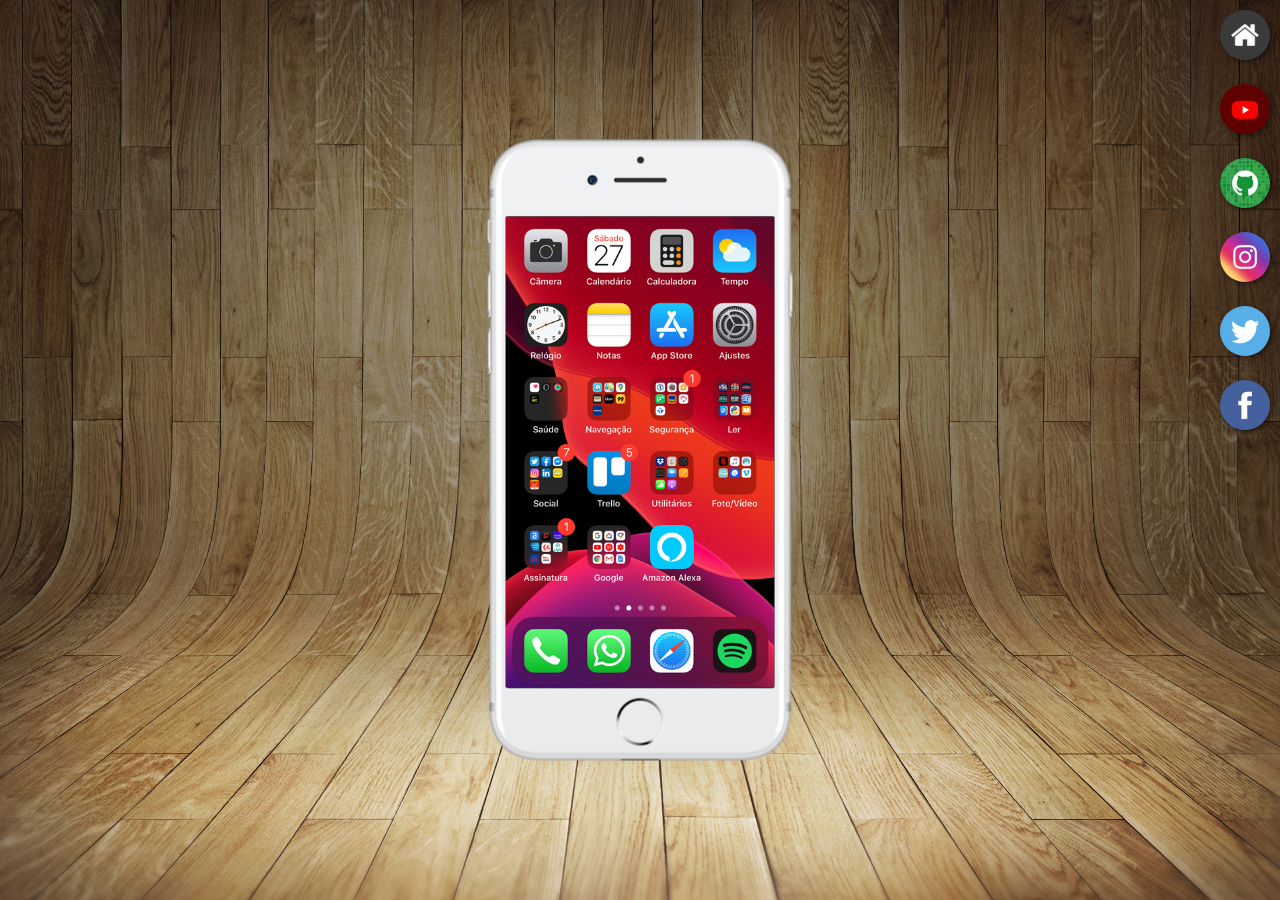
<file: index.html>
<!DOCTYPE html>
<html lang="pt-br">
<head>
    <meta charset="UTF-8">
    <meta name="viewport" content="width=device-width, initial-scale=1.0">
    <link rel="shortcut icon" href="favicon.ico" type="image/x-icon">
    <link rel="stylesheet" href="css/style.css">
    <title>Projeto Social</title>
</head>
<body>
    <main>
        <section id="telefone">
            <iframe src="home.html" frameborder="0" name="tela" id="id_tela"></iframe>
        </section>
        <section id="redes-sociais">
            <a href="home.html" target="tela">
                <img src="imagens/logo-home.jpg" alt="Home">
            </a><br>
            <a href="youtube.html" target="tela">
                <img src="imagens/logo-youtube.jpg" alt="Youtube">
            </a><br>
            <a href="git.html" target="tela">
                <img src="imagens/logo-github.jpg" alt="Github">
            </a><br>
            <a href="insta.html" target="tela">
                <img src="imagens/logo-instagram.jpg" alt="instagram">
            </a><br>
            <a href="twiter.html" target="tela">
                <img src="imagens/logo-twitter.jpg" alt="Twiter">
            </a><br>
            <a href="face.html" target="tela">
                <img src="imagens/logo-facebook.jpg" alt="Facebook">
            </a>
        </section>
       
    </main>
</body>
</html>
</file>
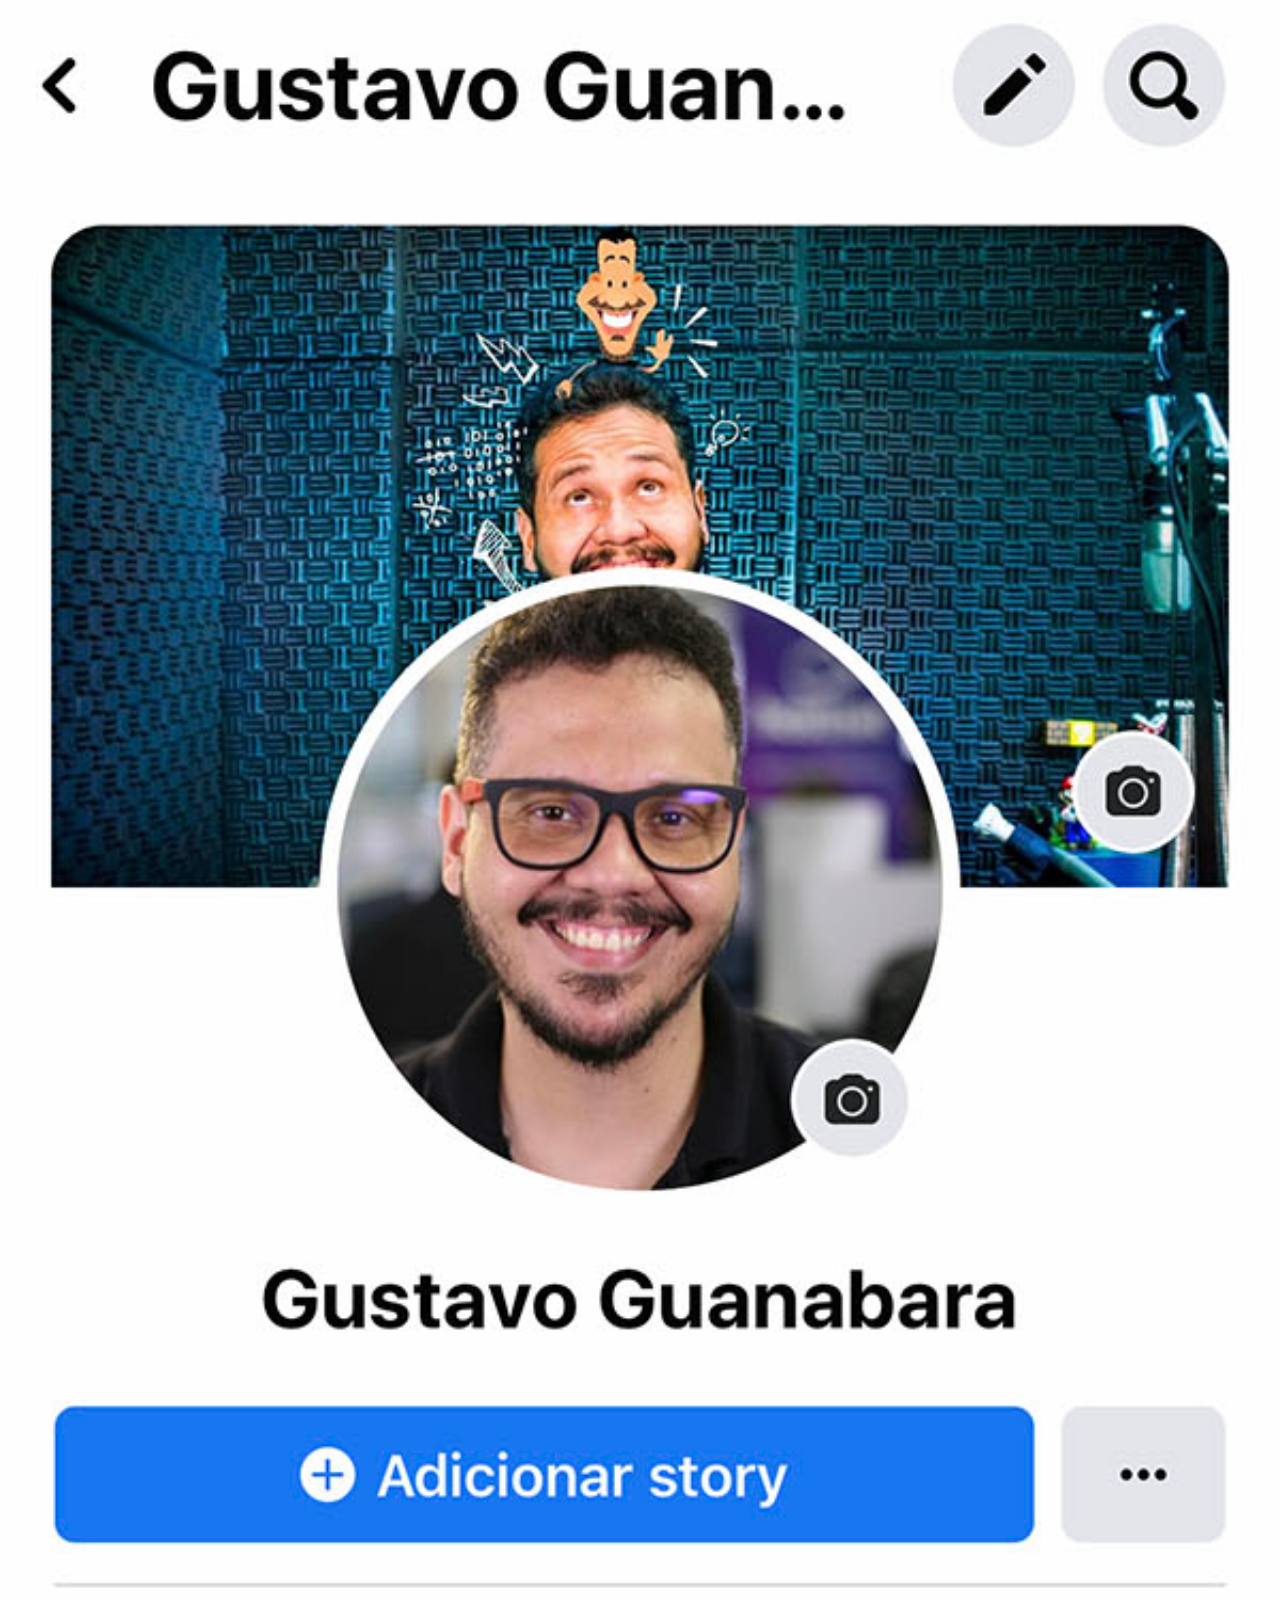
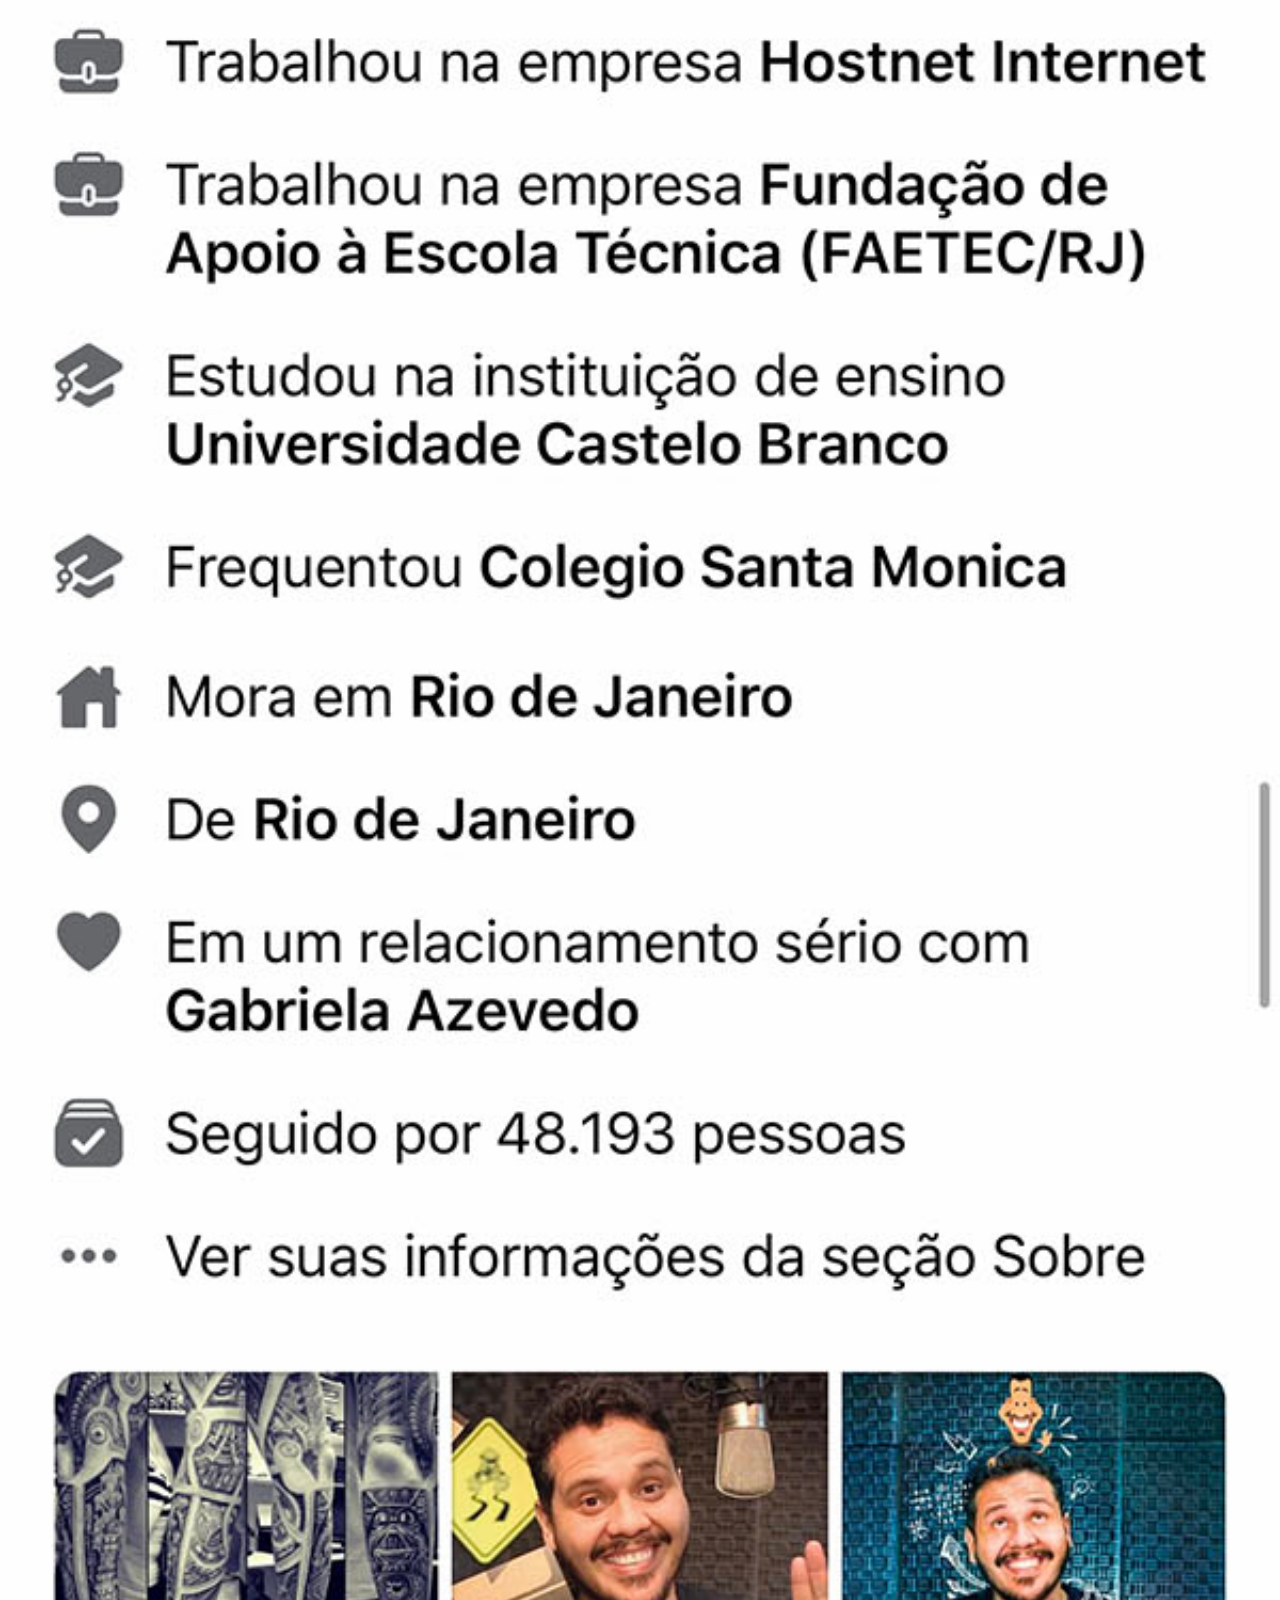
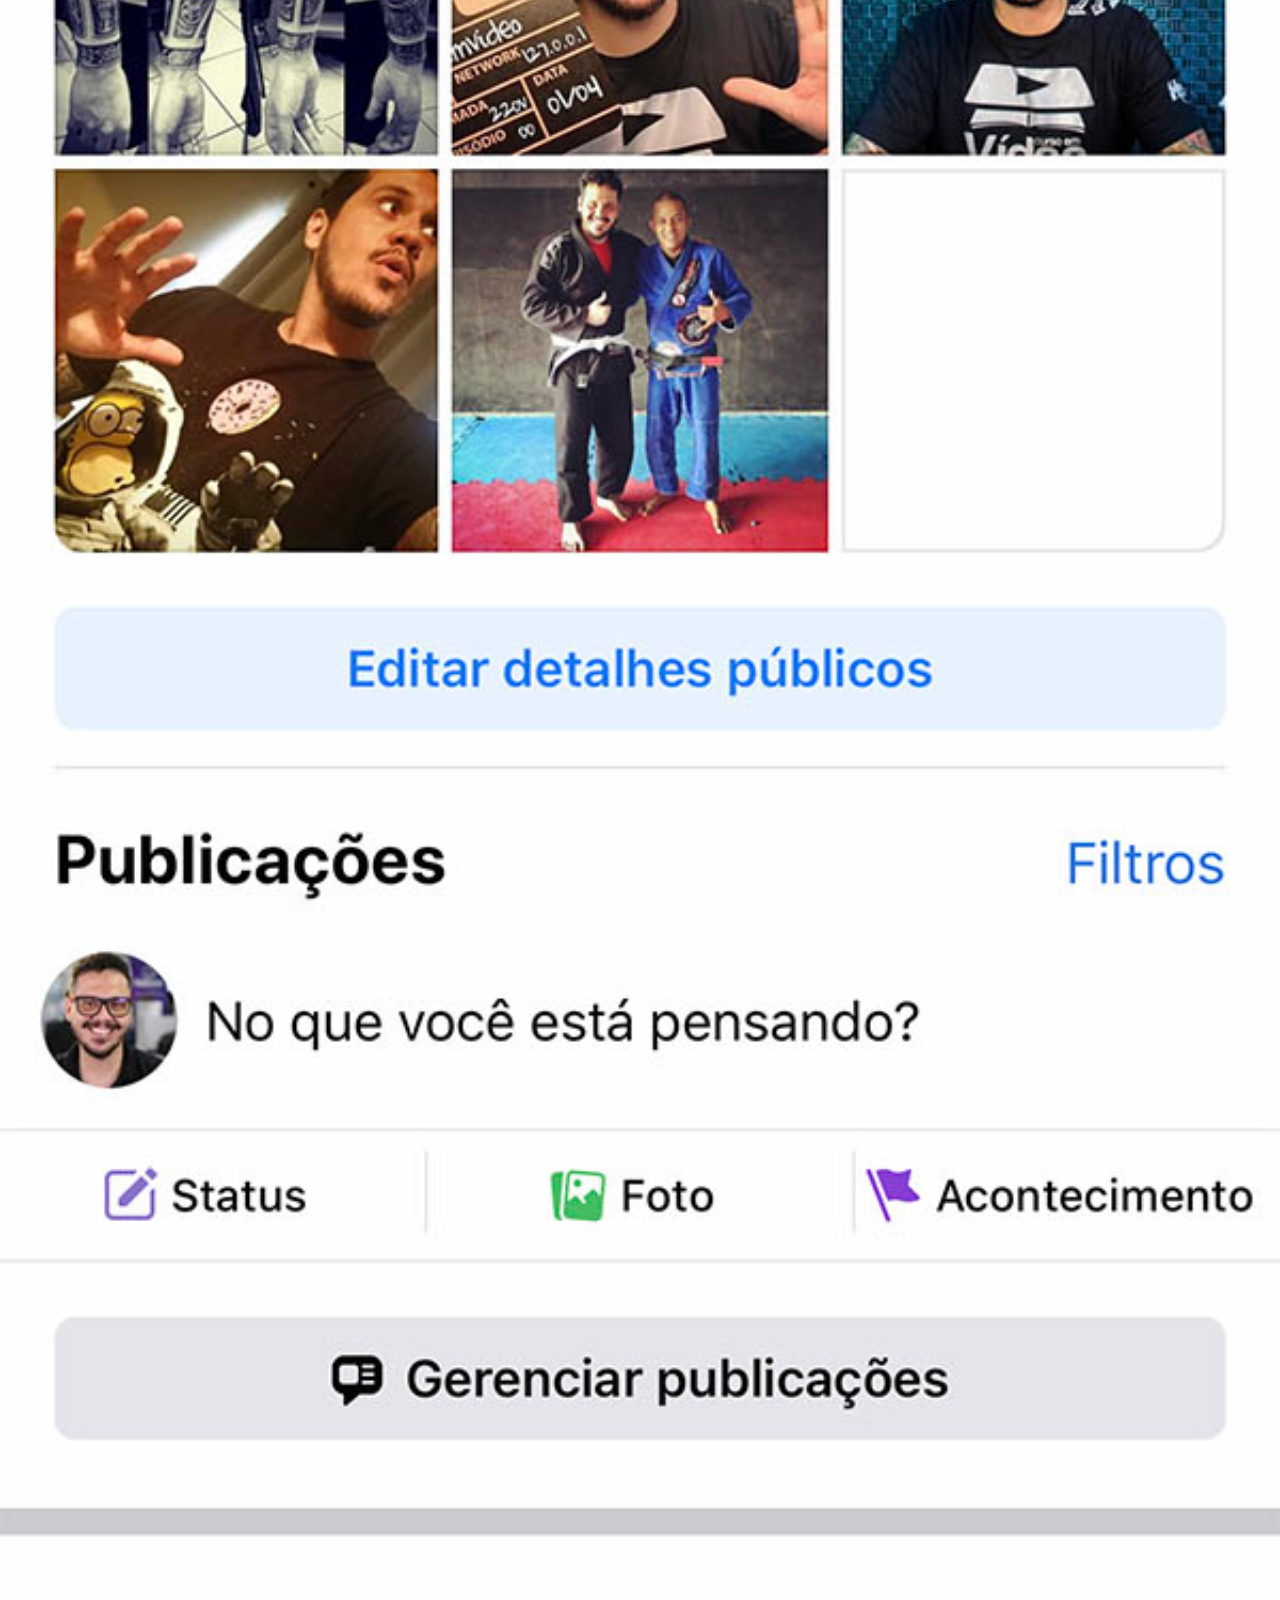
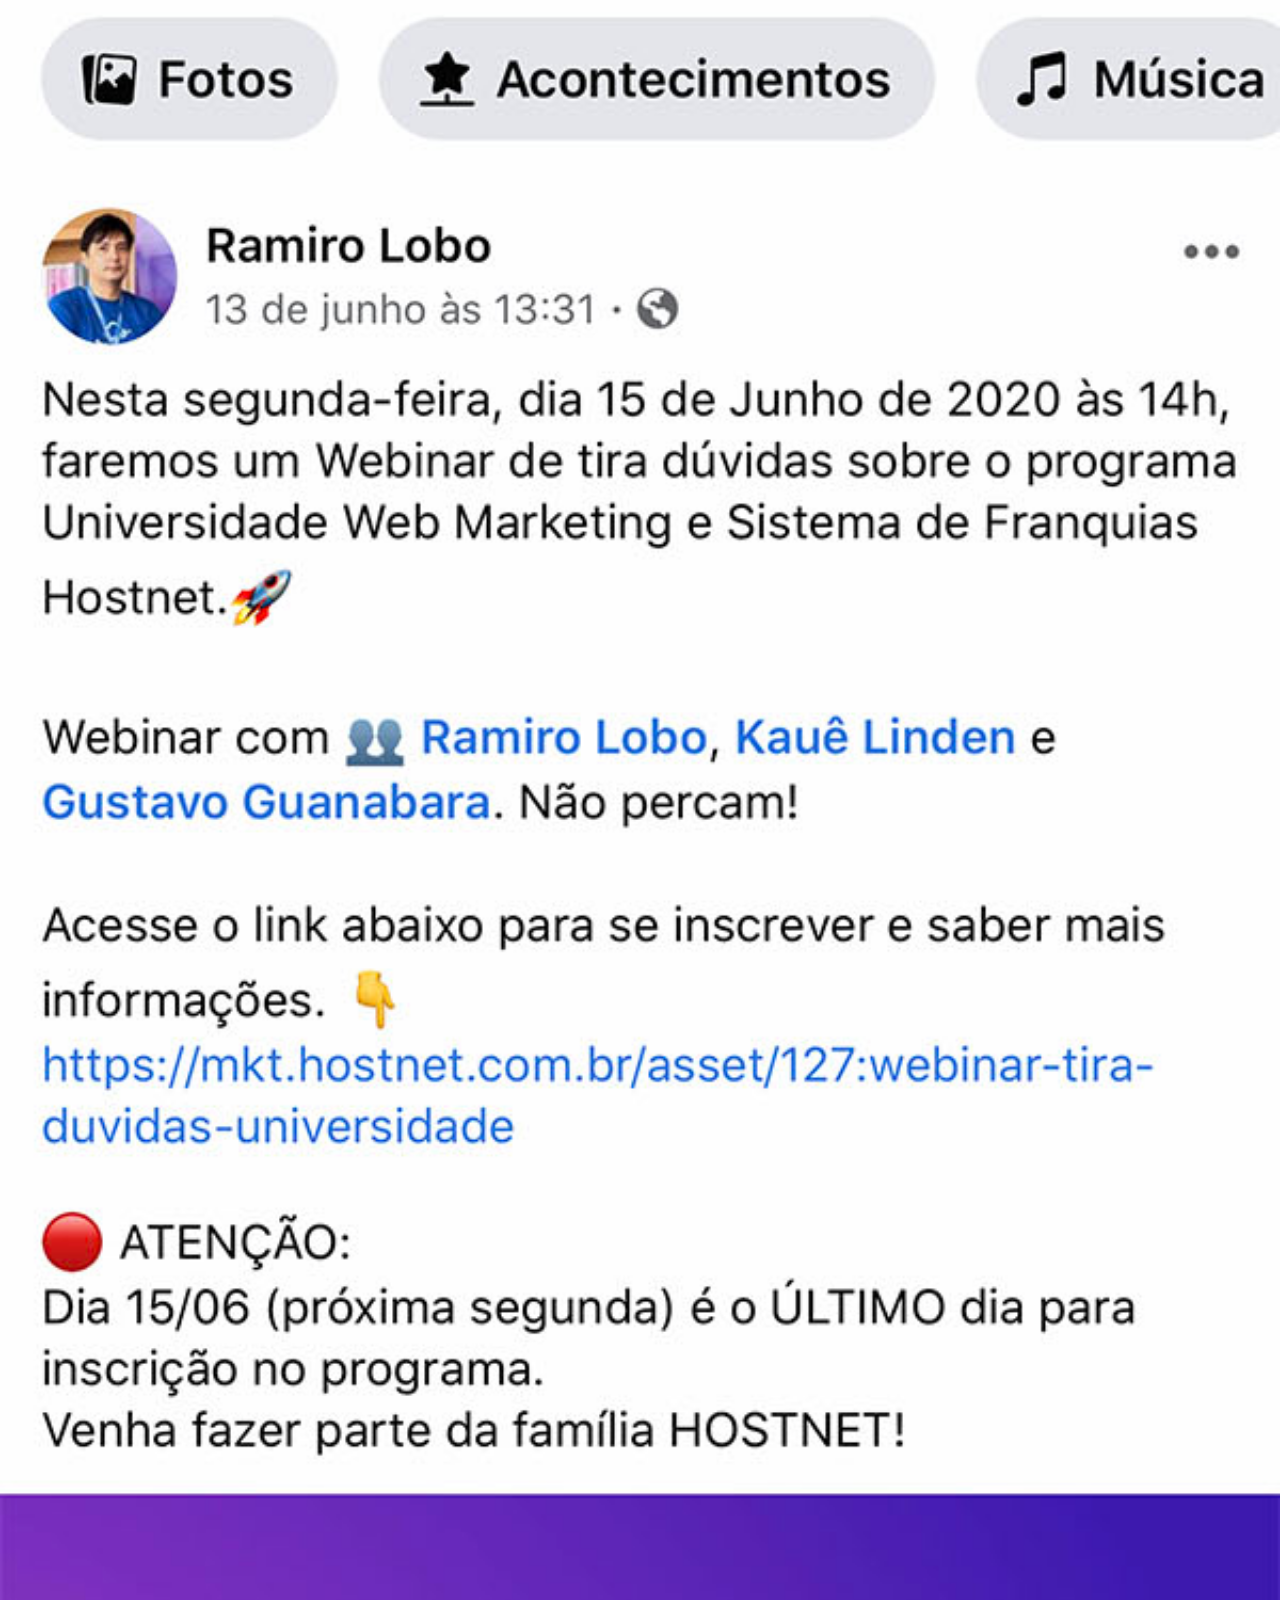
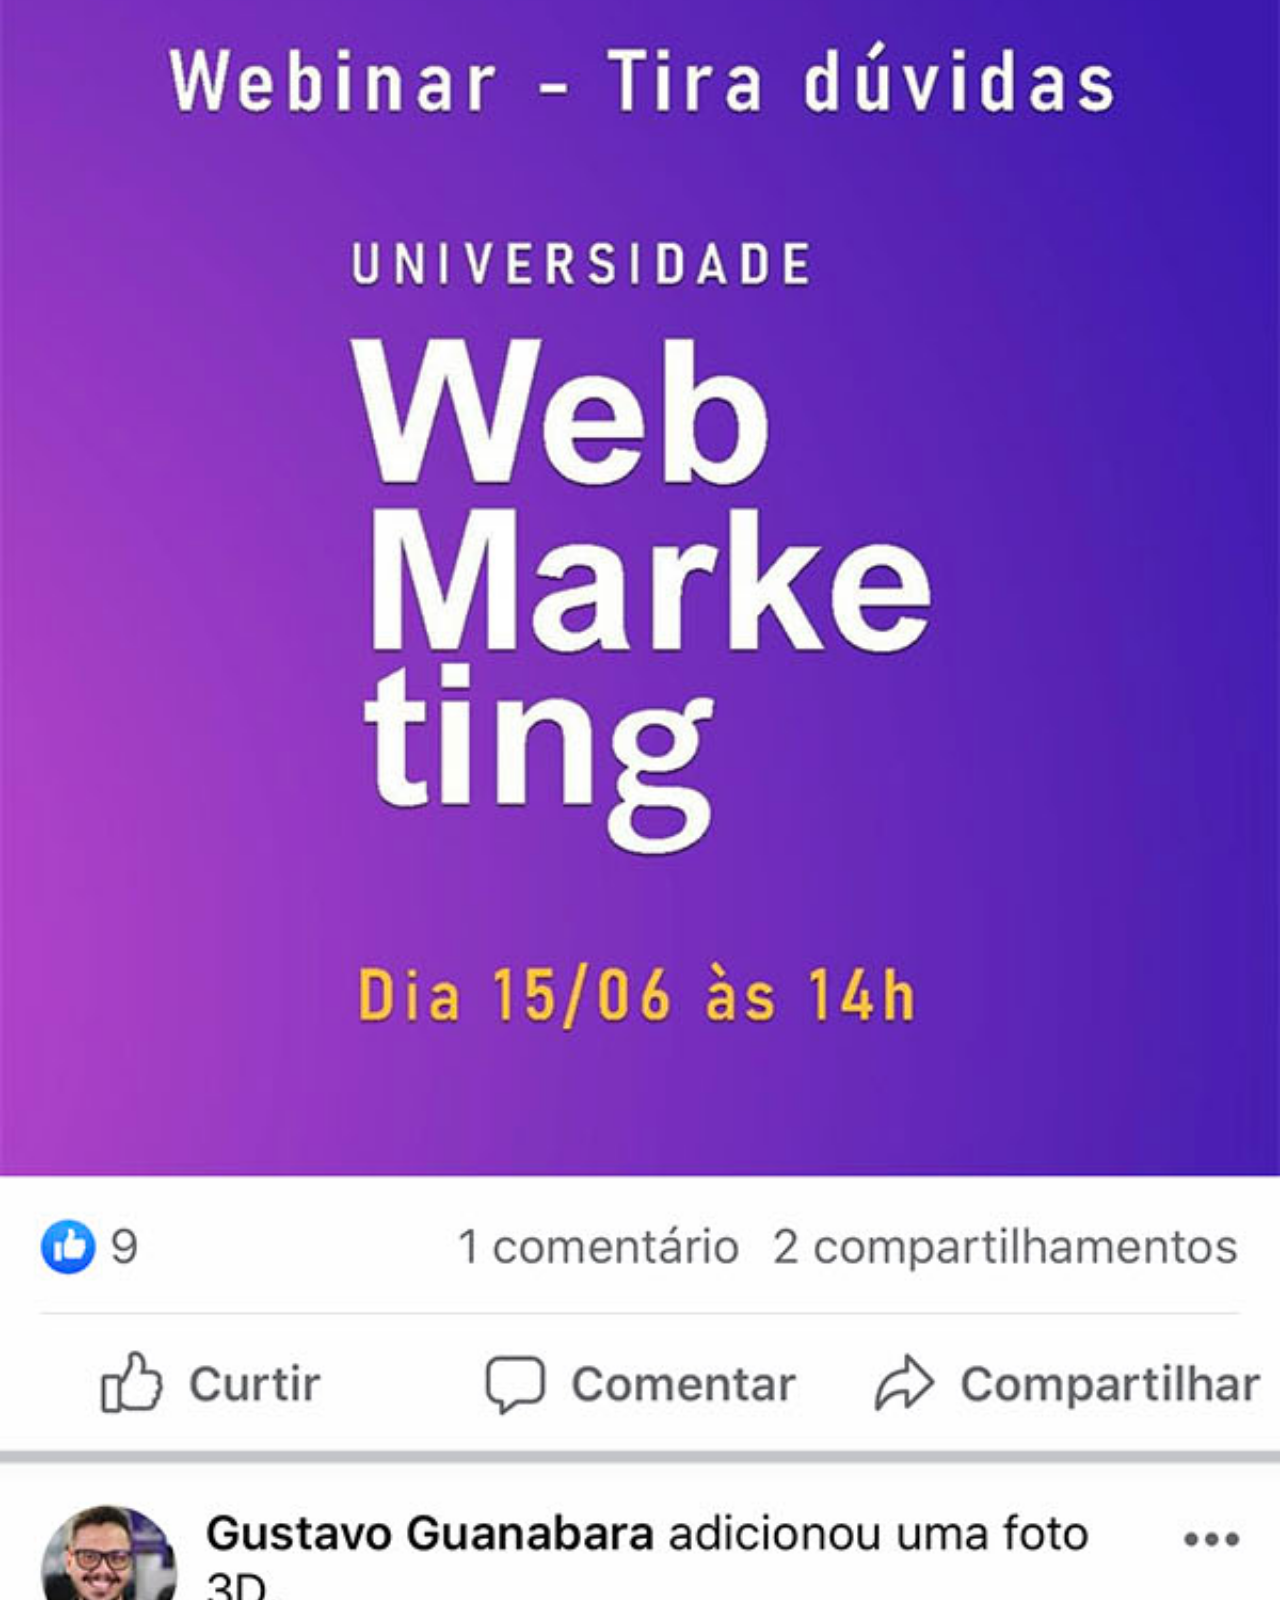
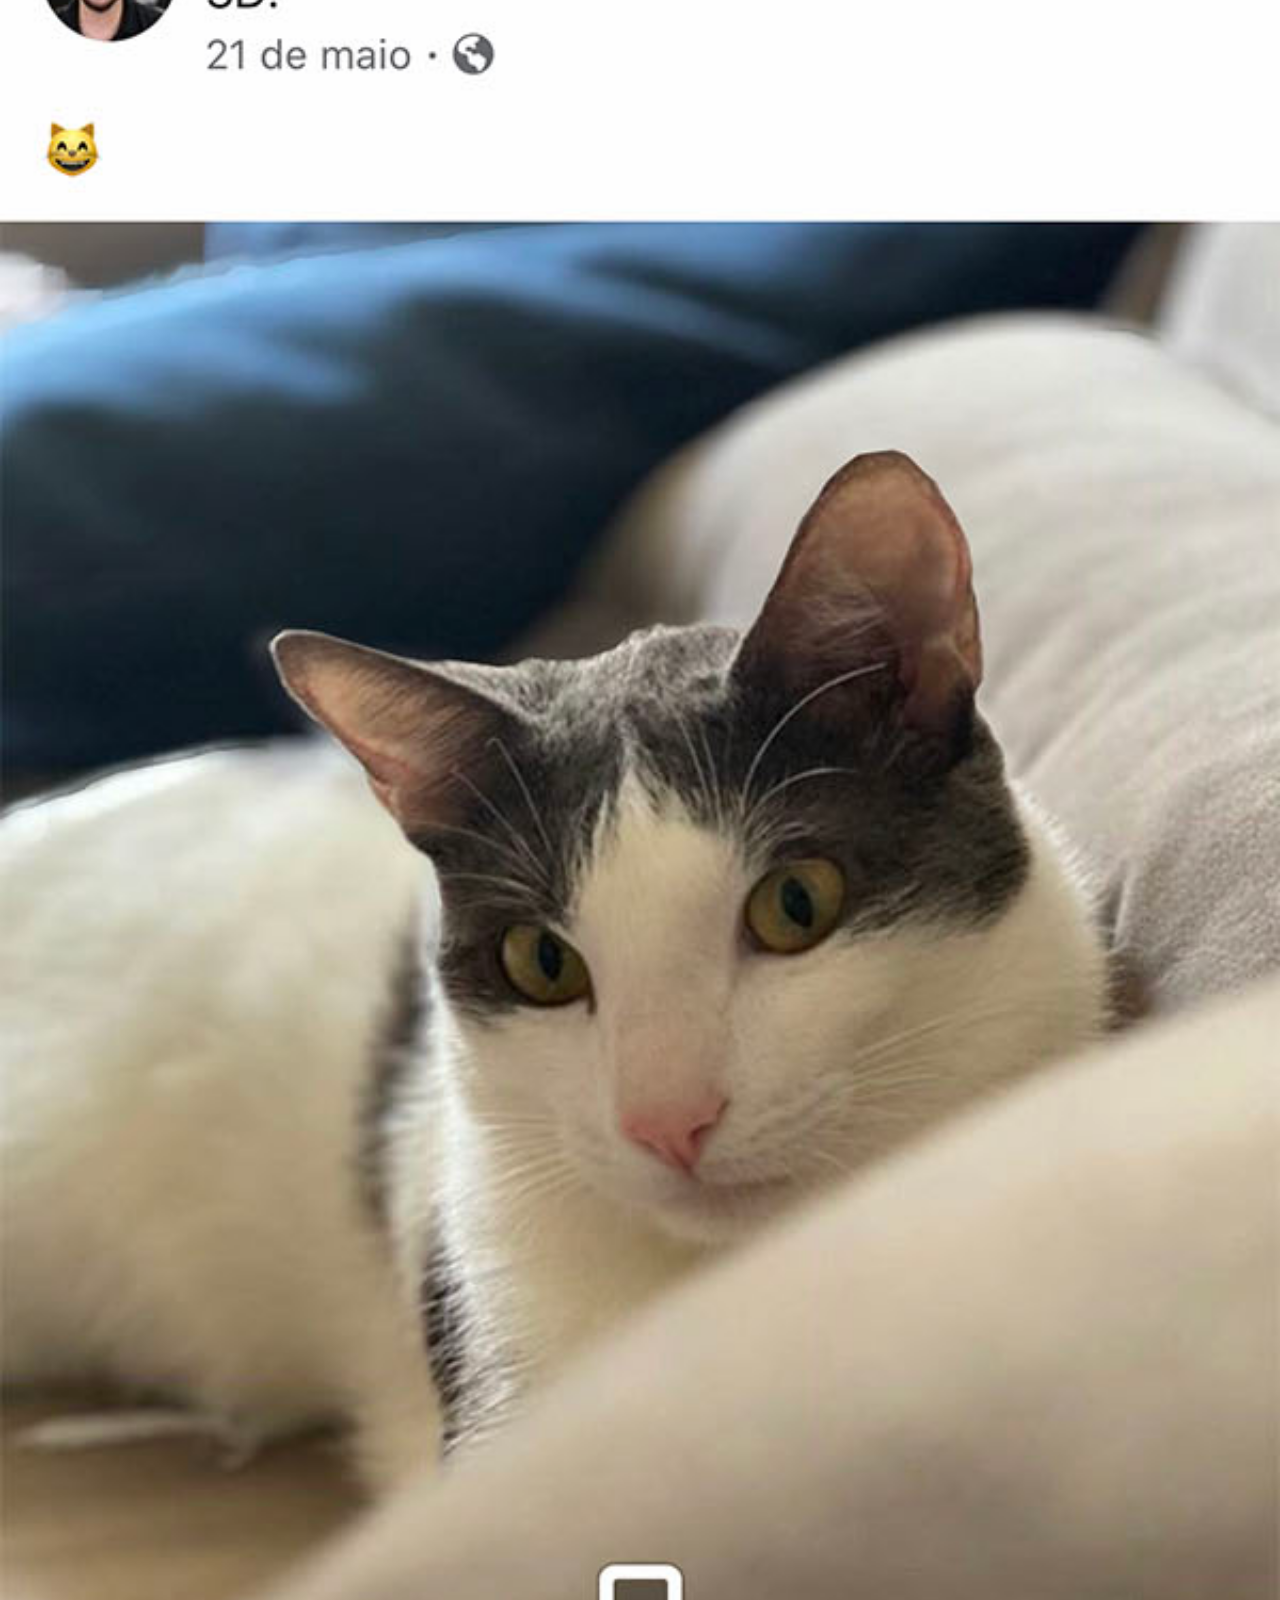
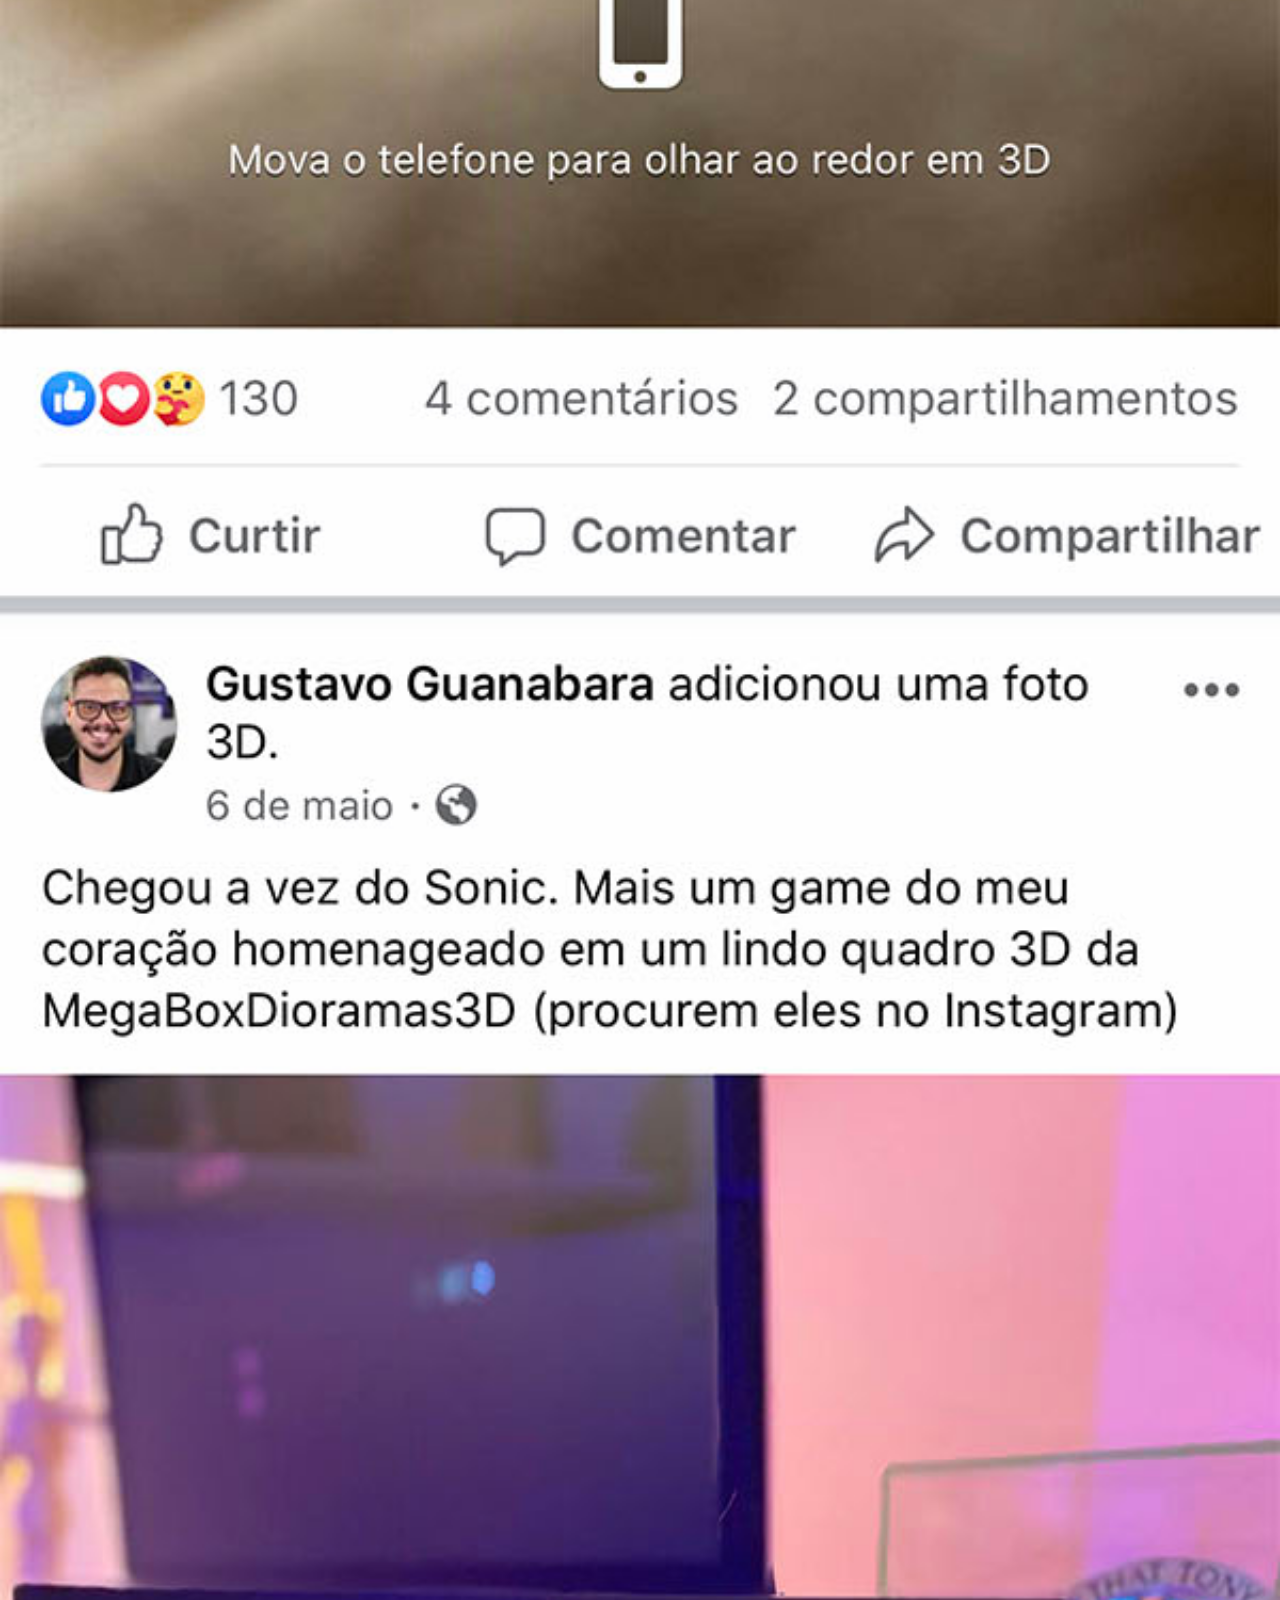
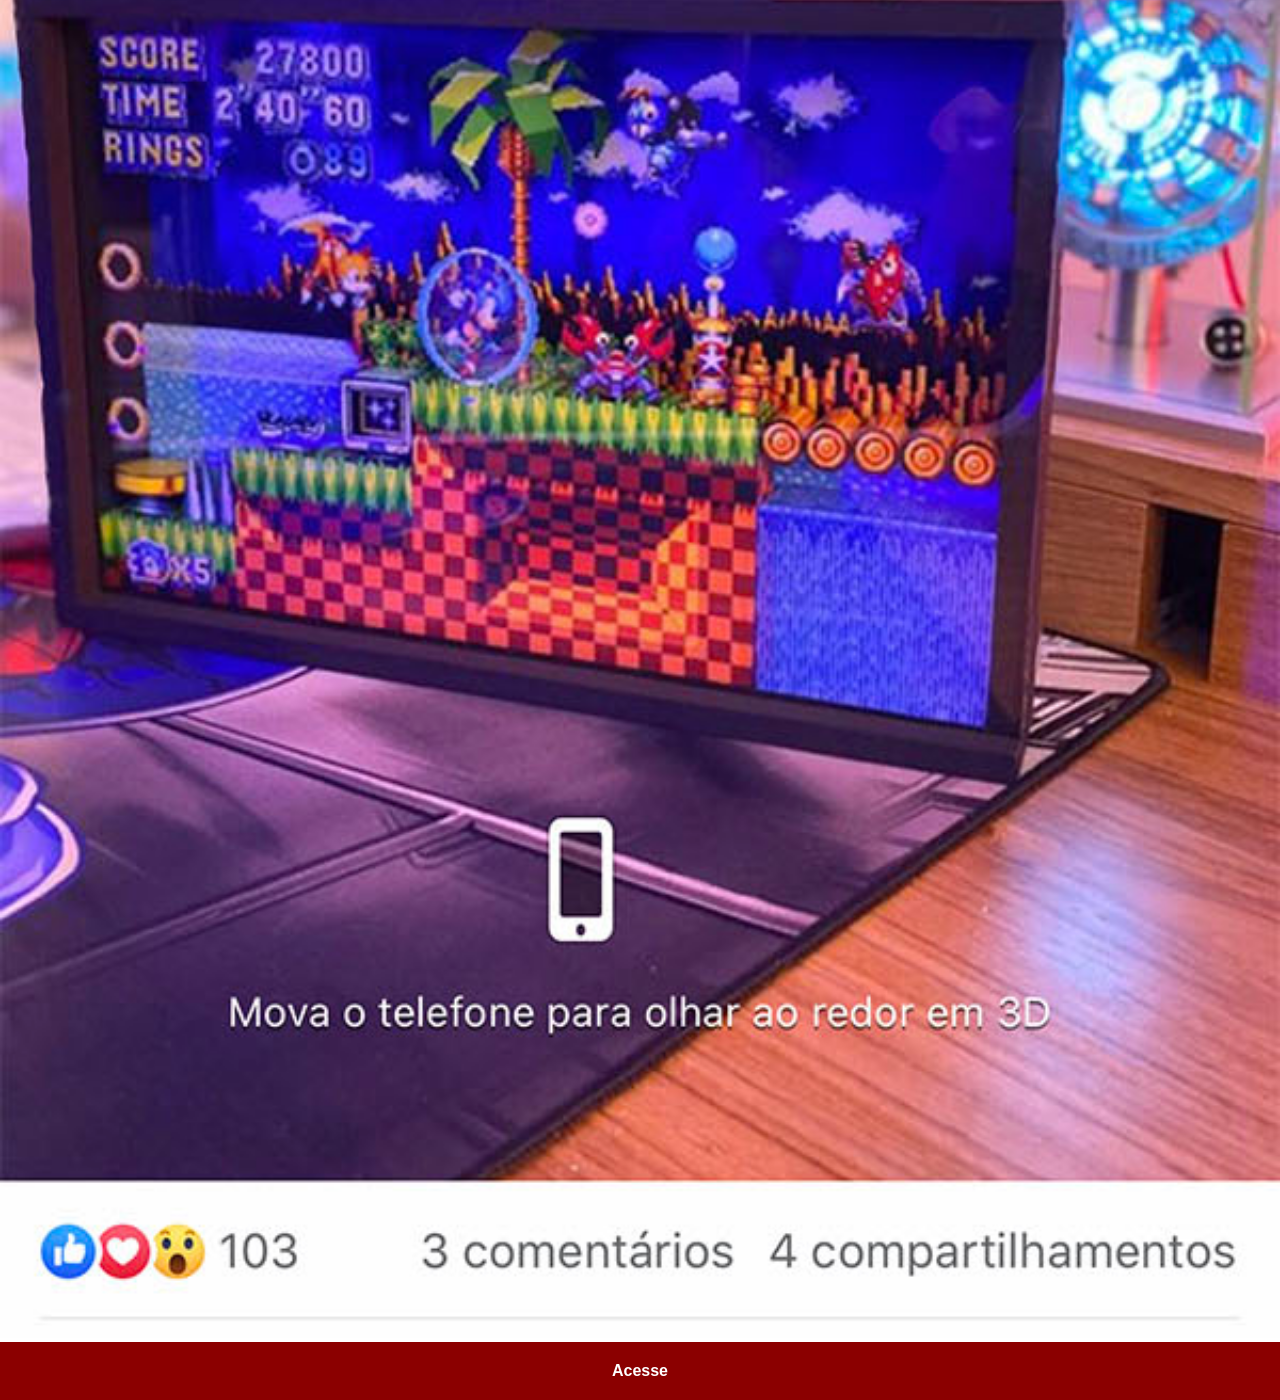
<file: face.html>
<!DOCTYPE html>
<html lang="pt-br">
<head>
    <meta charset="UTF-8">
    <meta name="viewport" content="width=device-width, initial-scale=1.0">
    <title>Facebook</title>
    <link rel="stylesheet" href="css/social.css">
</head>
<body>
    <img src="imagens/tela-facebook.jpg" alt="Facebook">
    <a href="https://www.facebook.com/gustavoguanabara/?locale=pt_BR" target="_blank">Acesse</a>
</body>
</html>
</file>
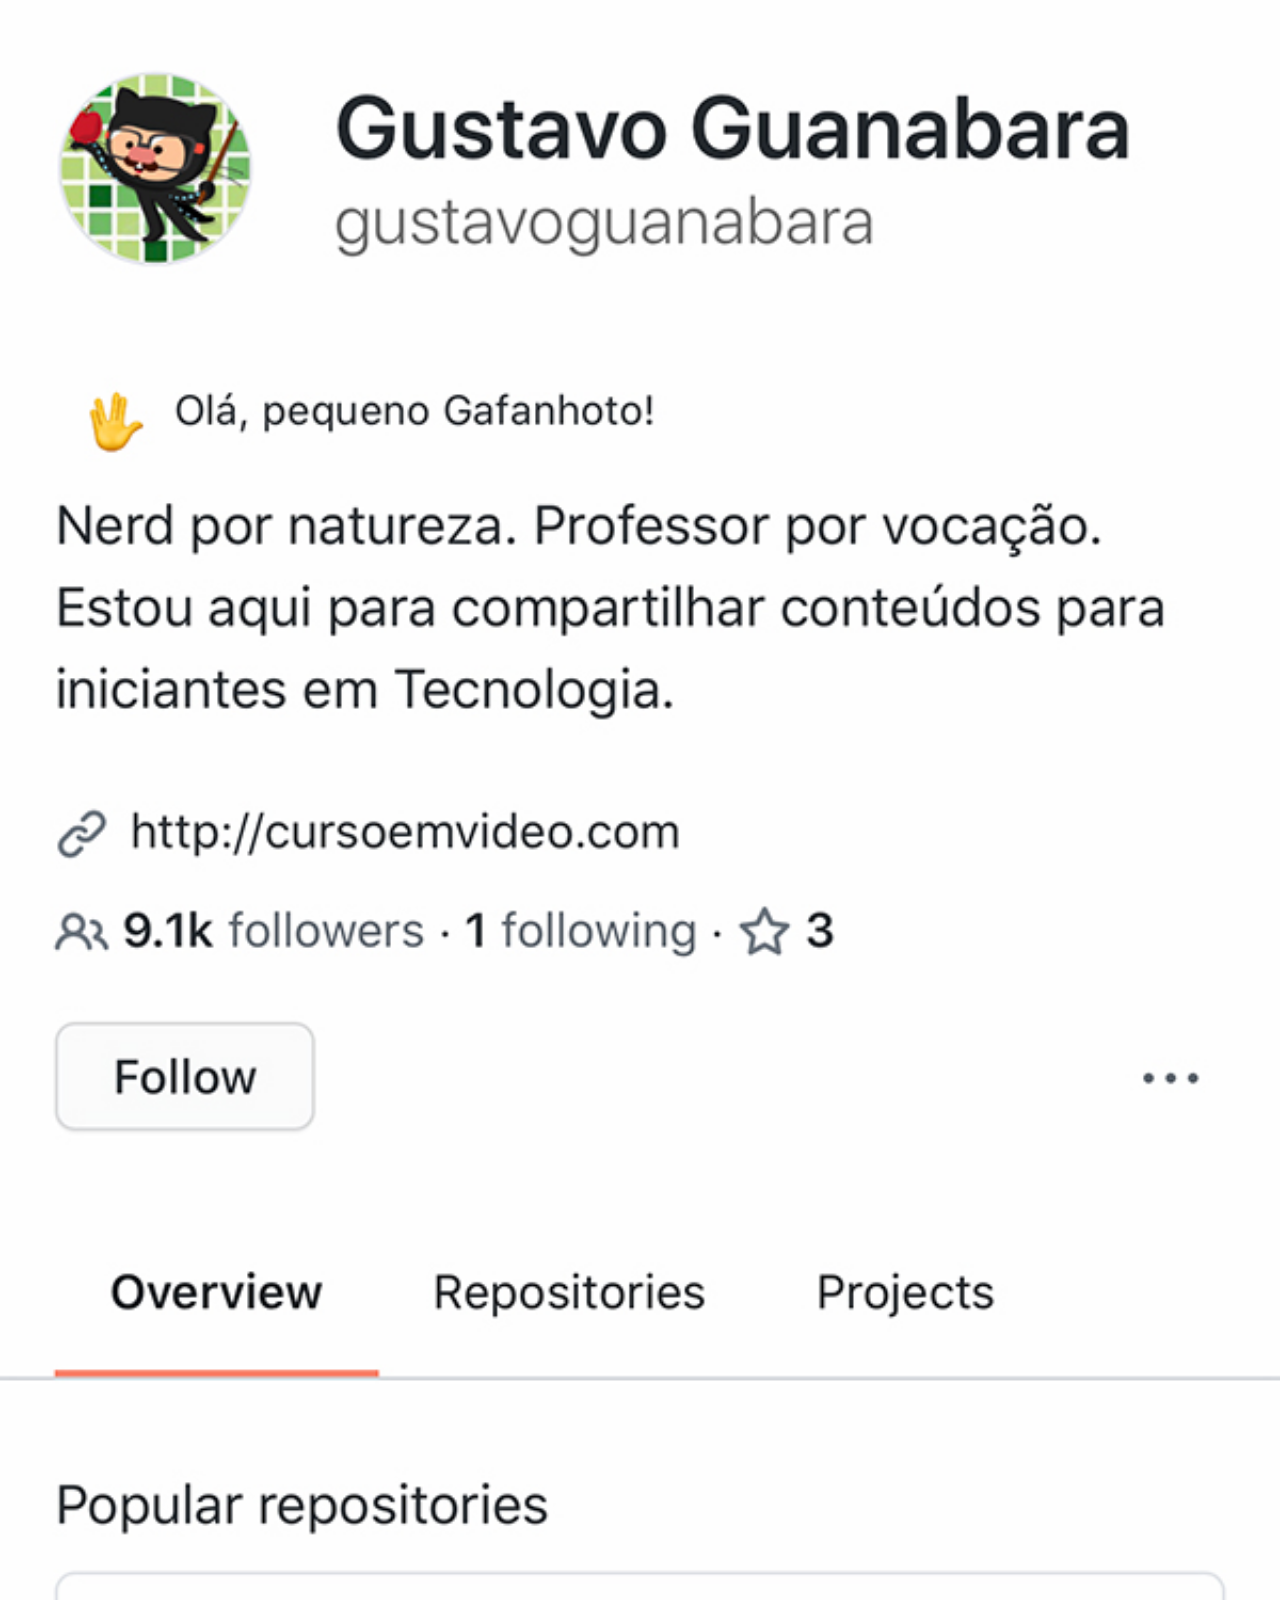
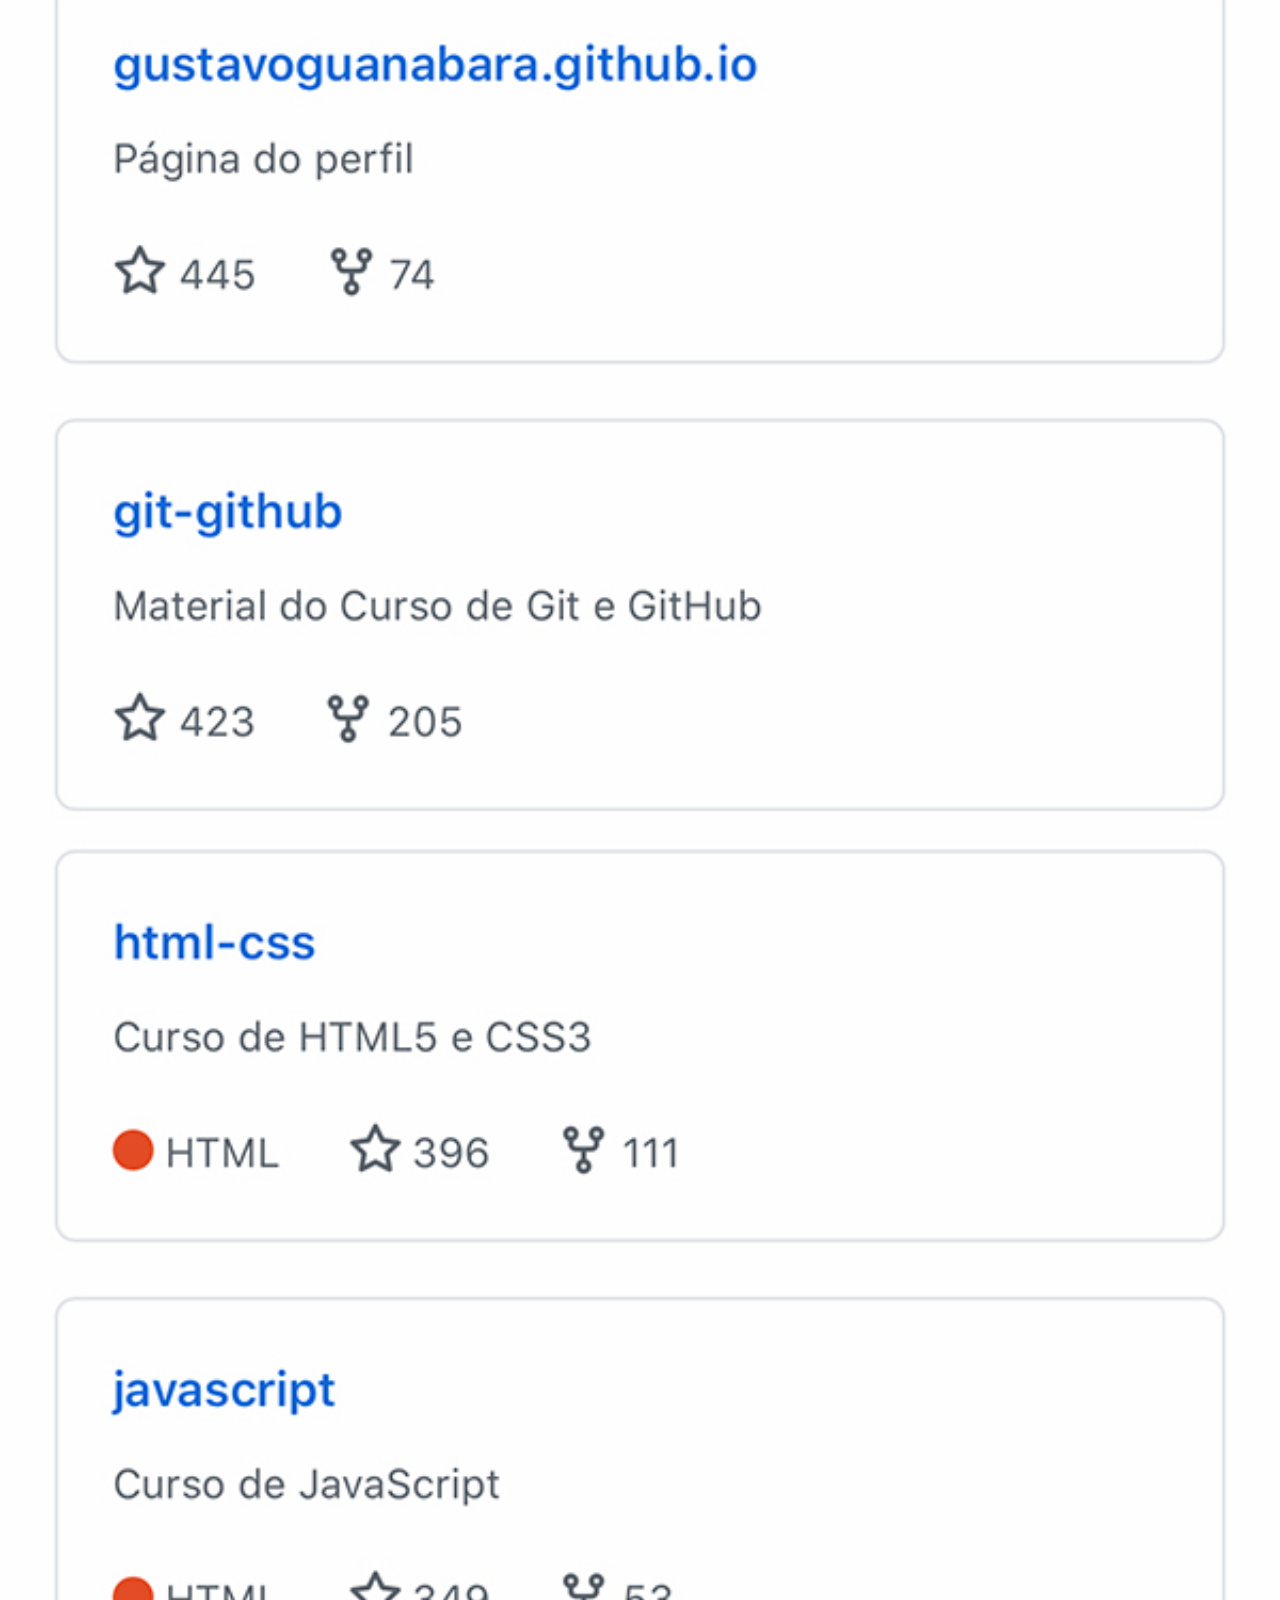
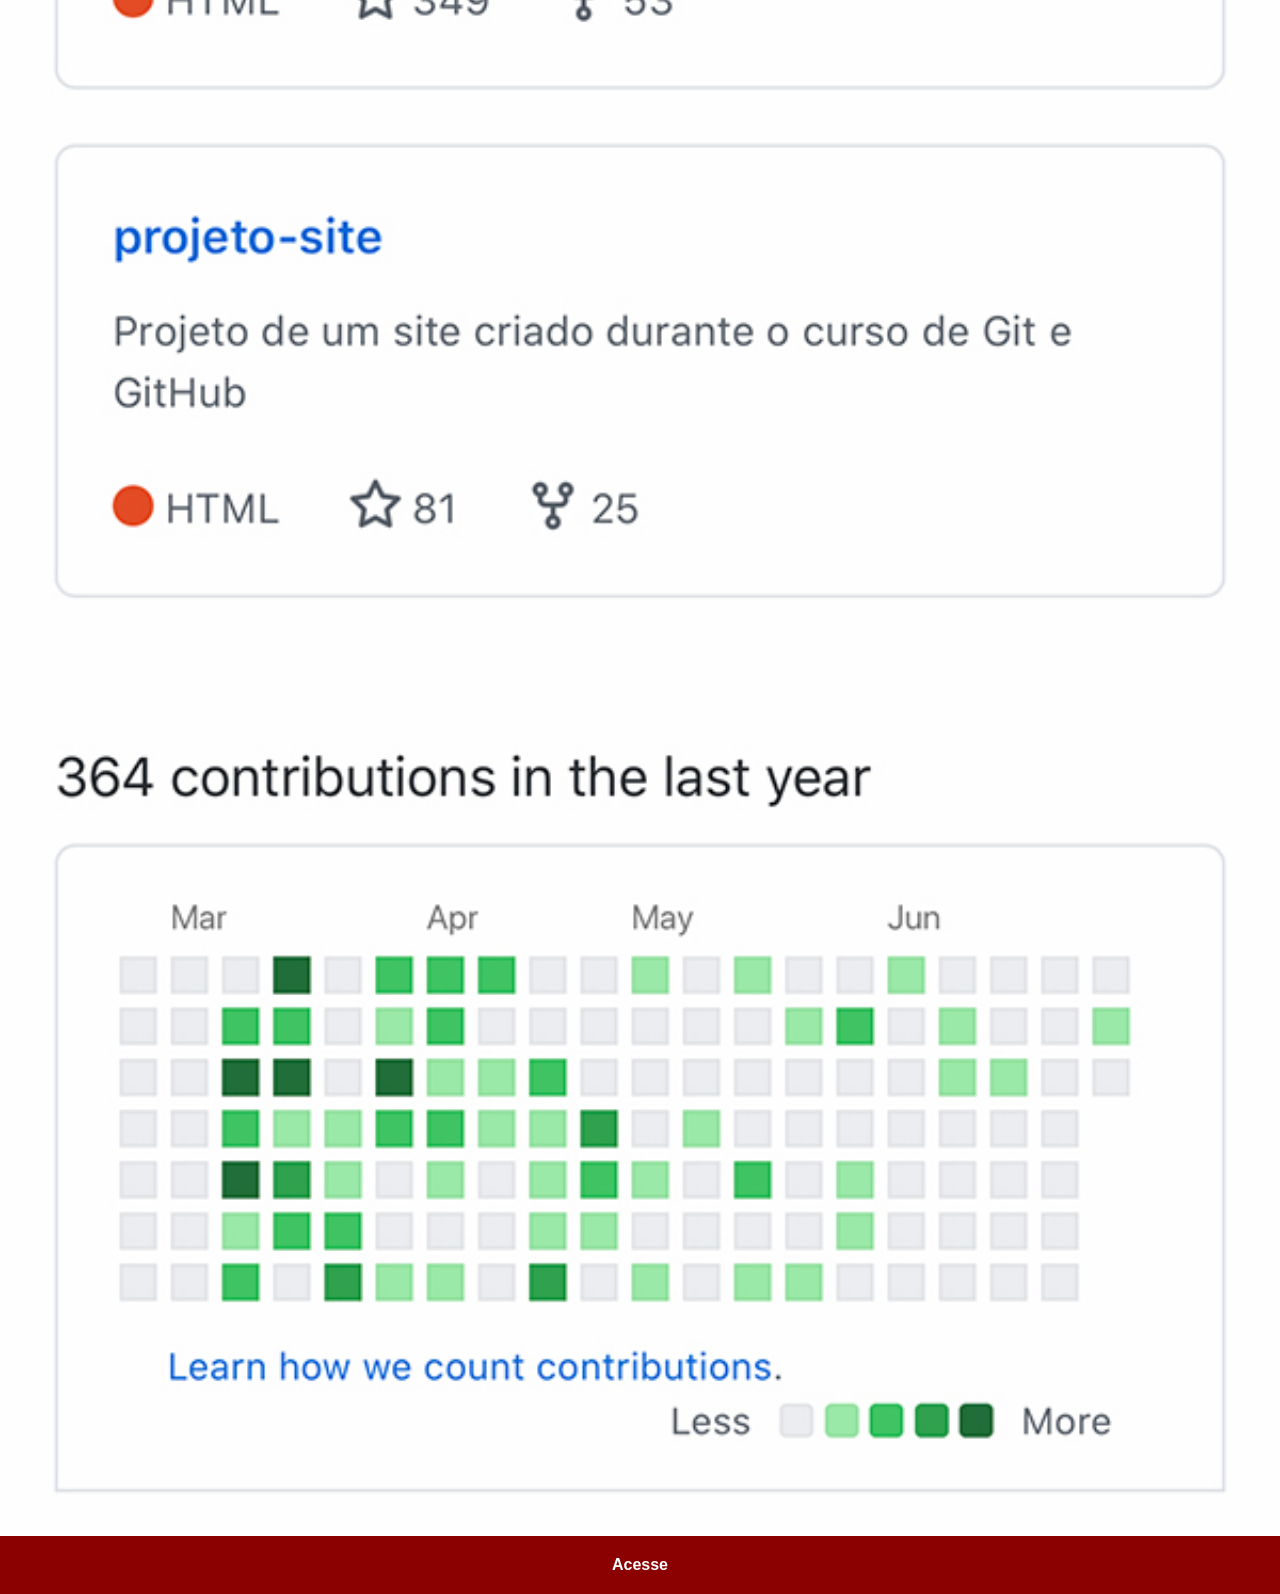
<file: git.html>
<!DOCTYPE html>
<html lang="pt-br">
<head>
    <meta charset="UTF-8">
    <meta name="viewport" content="width=device-width, initial-scale=1.0">
    <title>Github</title>
    <link rel="stylesheet" href="css/social.css">
</head>
<body>
    <img src="imagens/tela-github.jpg" alt="Github">
    <a href="https://github.com/gustavoguanabara" target="_blank">Acesse</a>
</body>
</html>
</file>
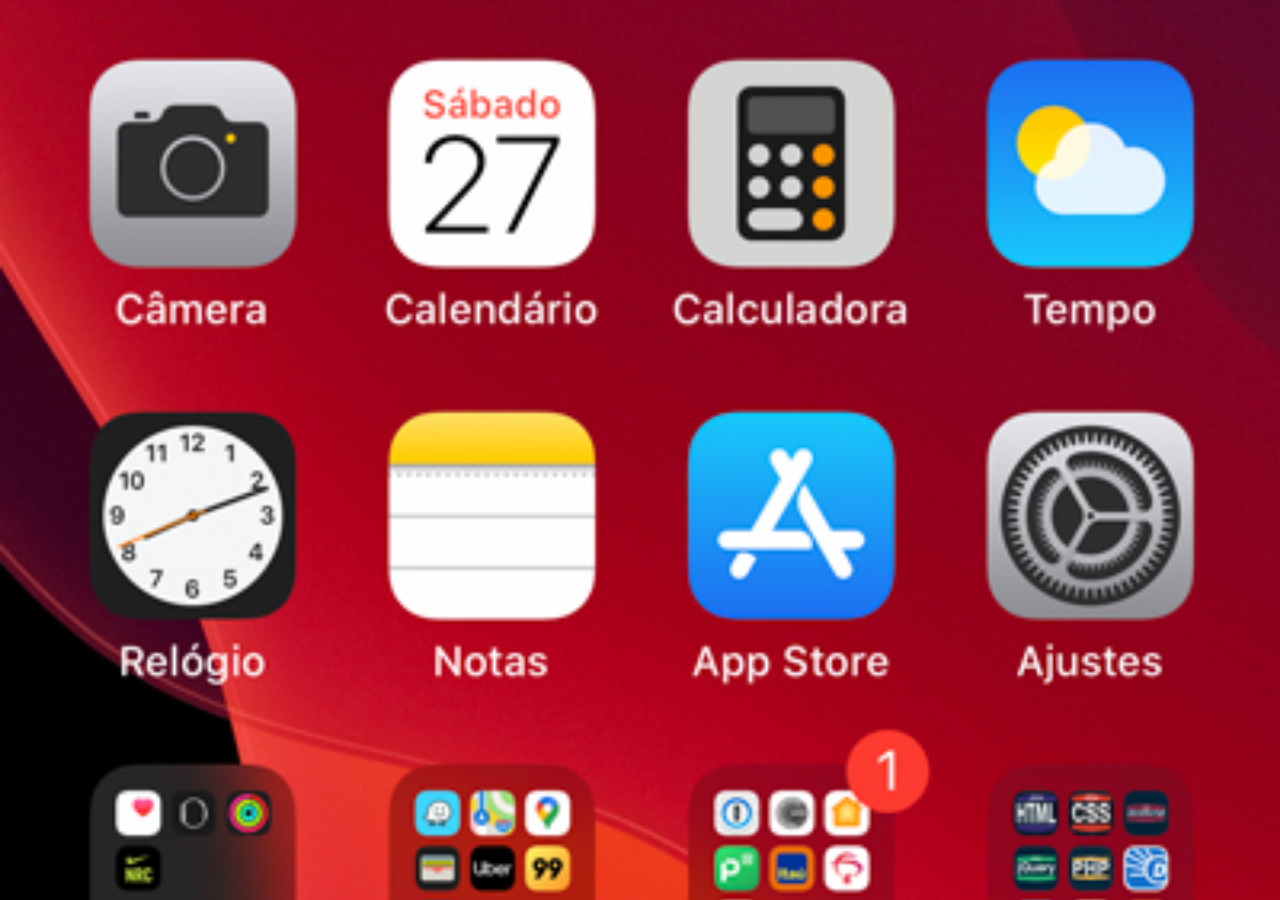
<file: home.html>
<!DOCTYPE html>
<html lang="pt-br">
<head>
    <meta charset="UTF-8">
    <meta name="viewport" content="width=device-width, initial-scale=1.0">
    <title>home</title>
</head>
<style>
    *{
        margin: 0px;
        padding:0px;
    }

    body{

        height: 100vh;
        width: 100vw;
        background: black url("imagens/tela-home.jpg") no-repeat top center;
        background-size: cover;
    }

 
</style>
<body>
    
</body>
</html>
</file>
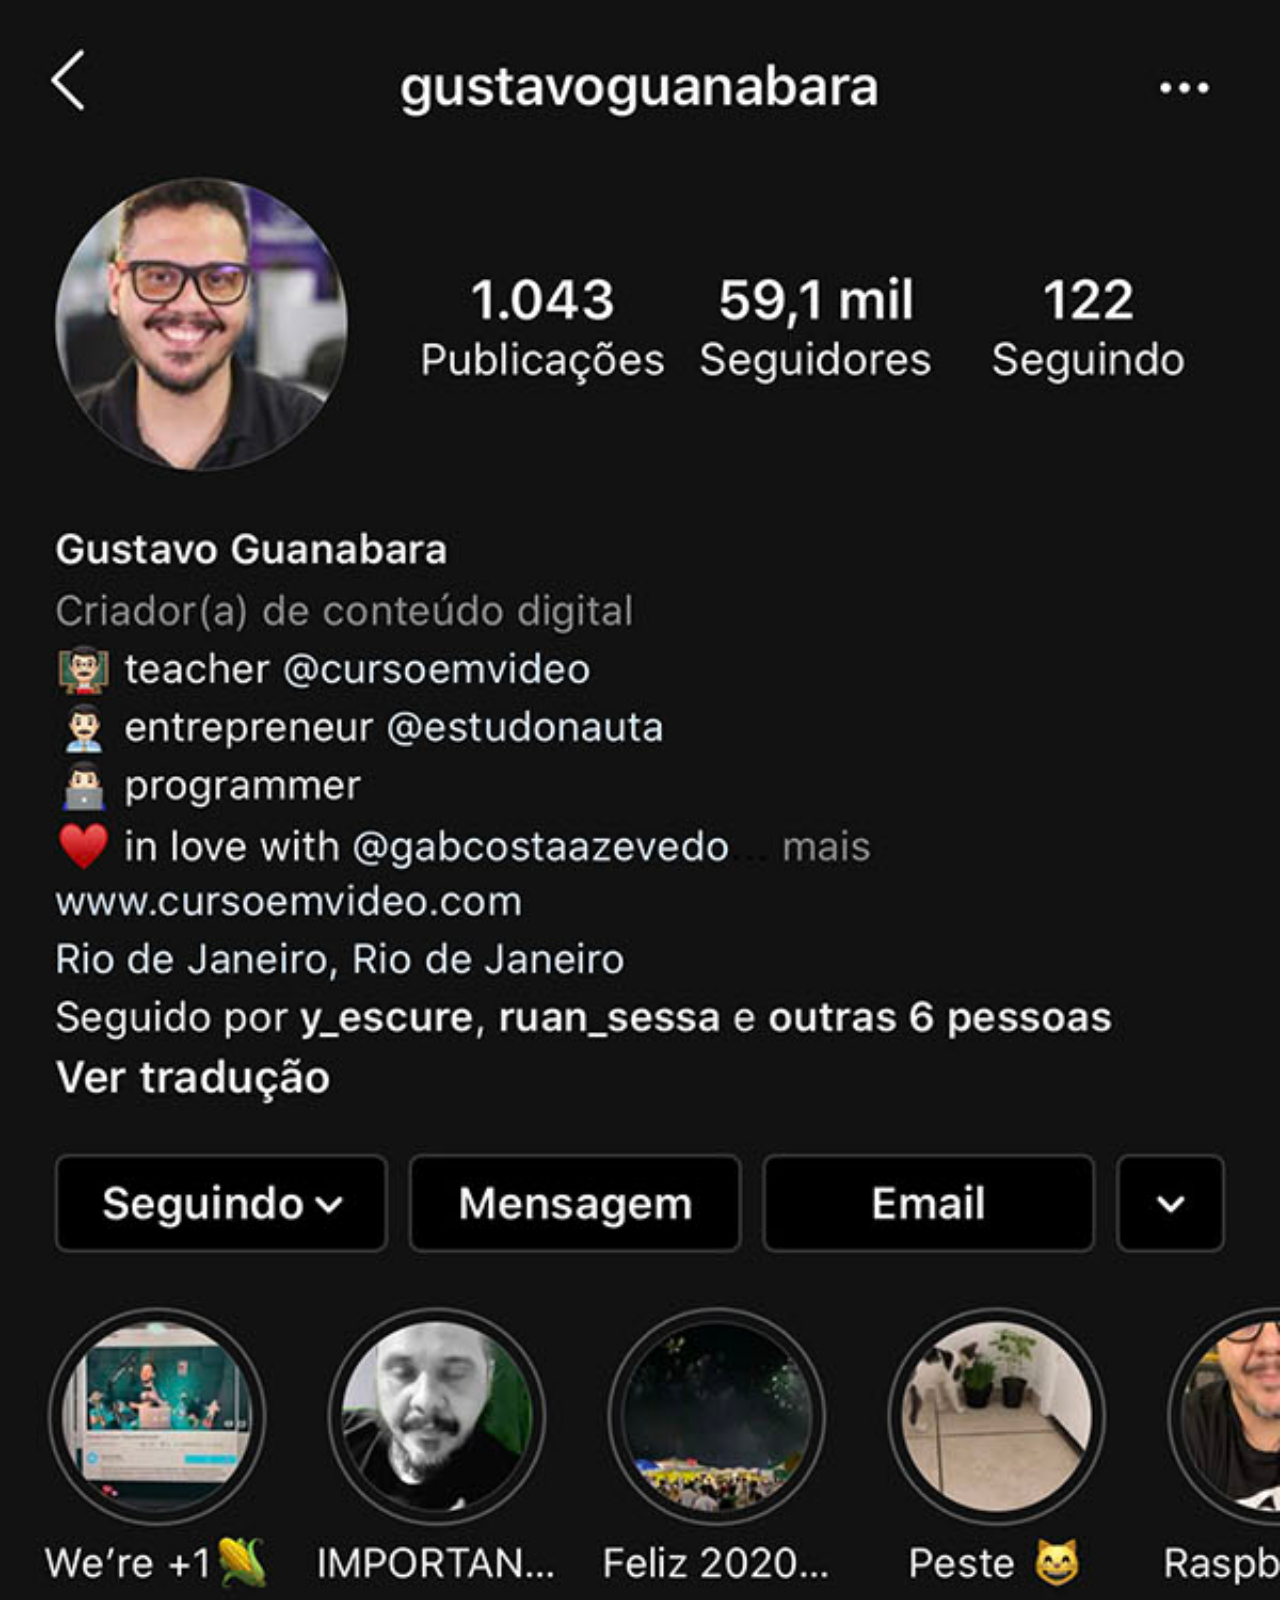
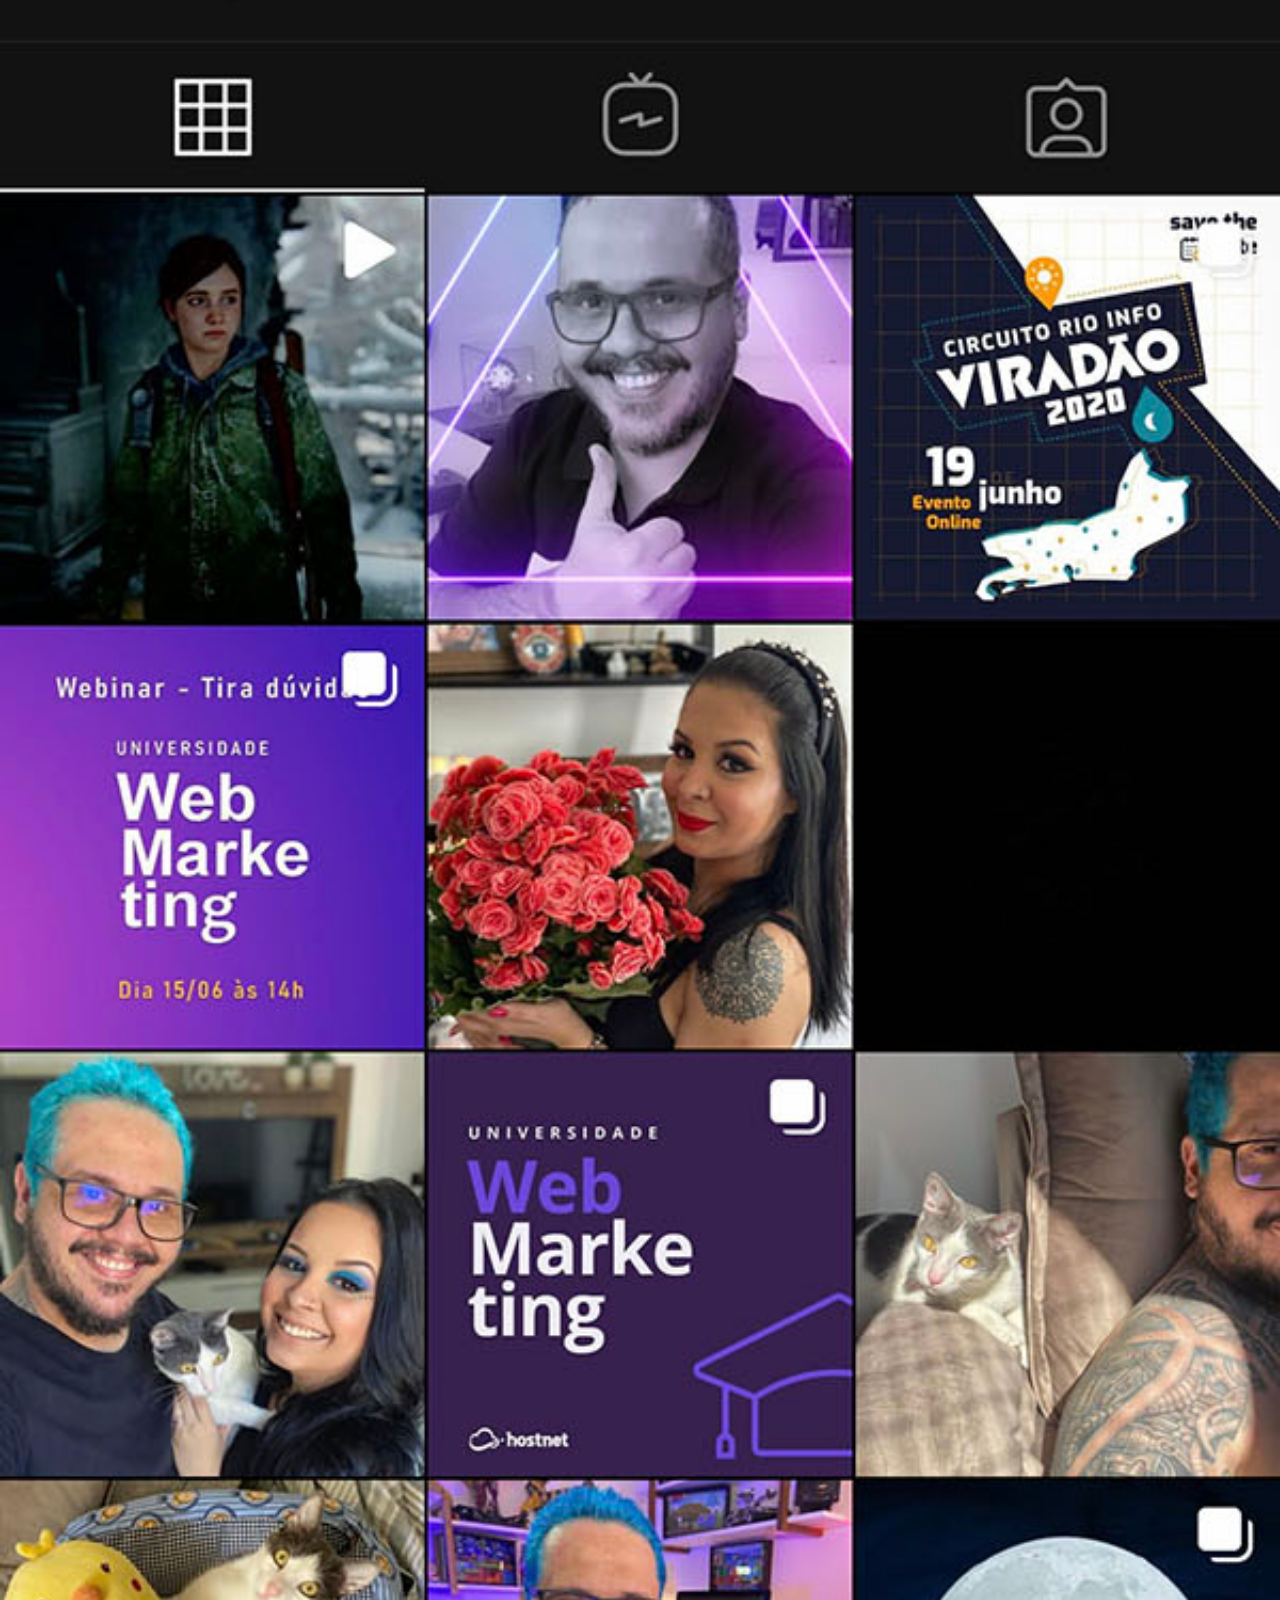
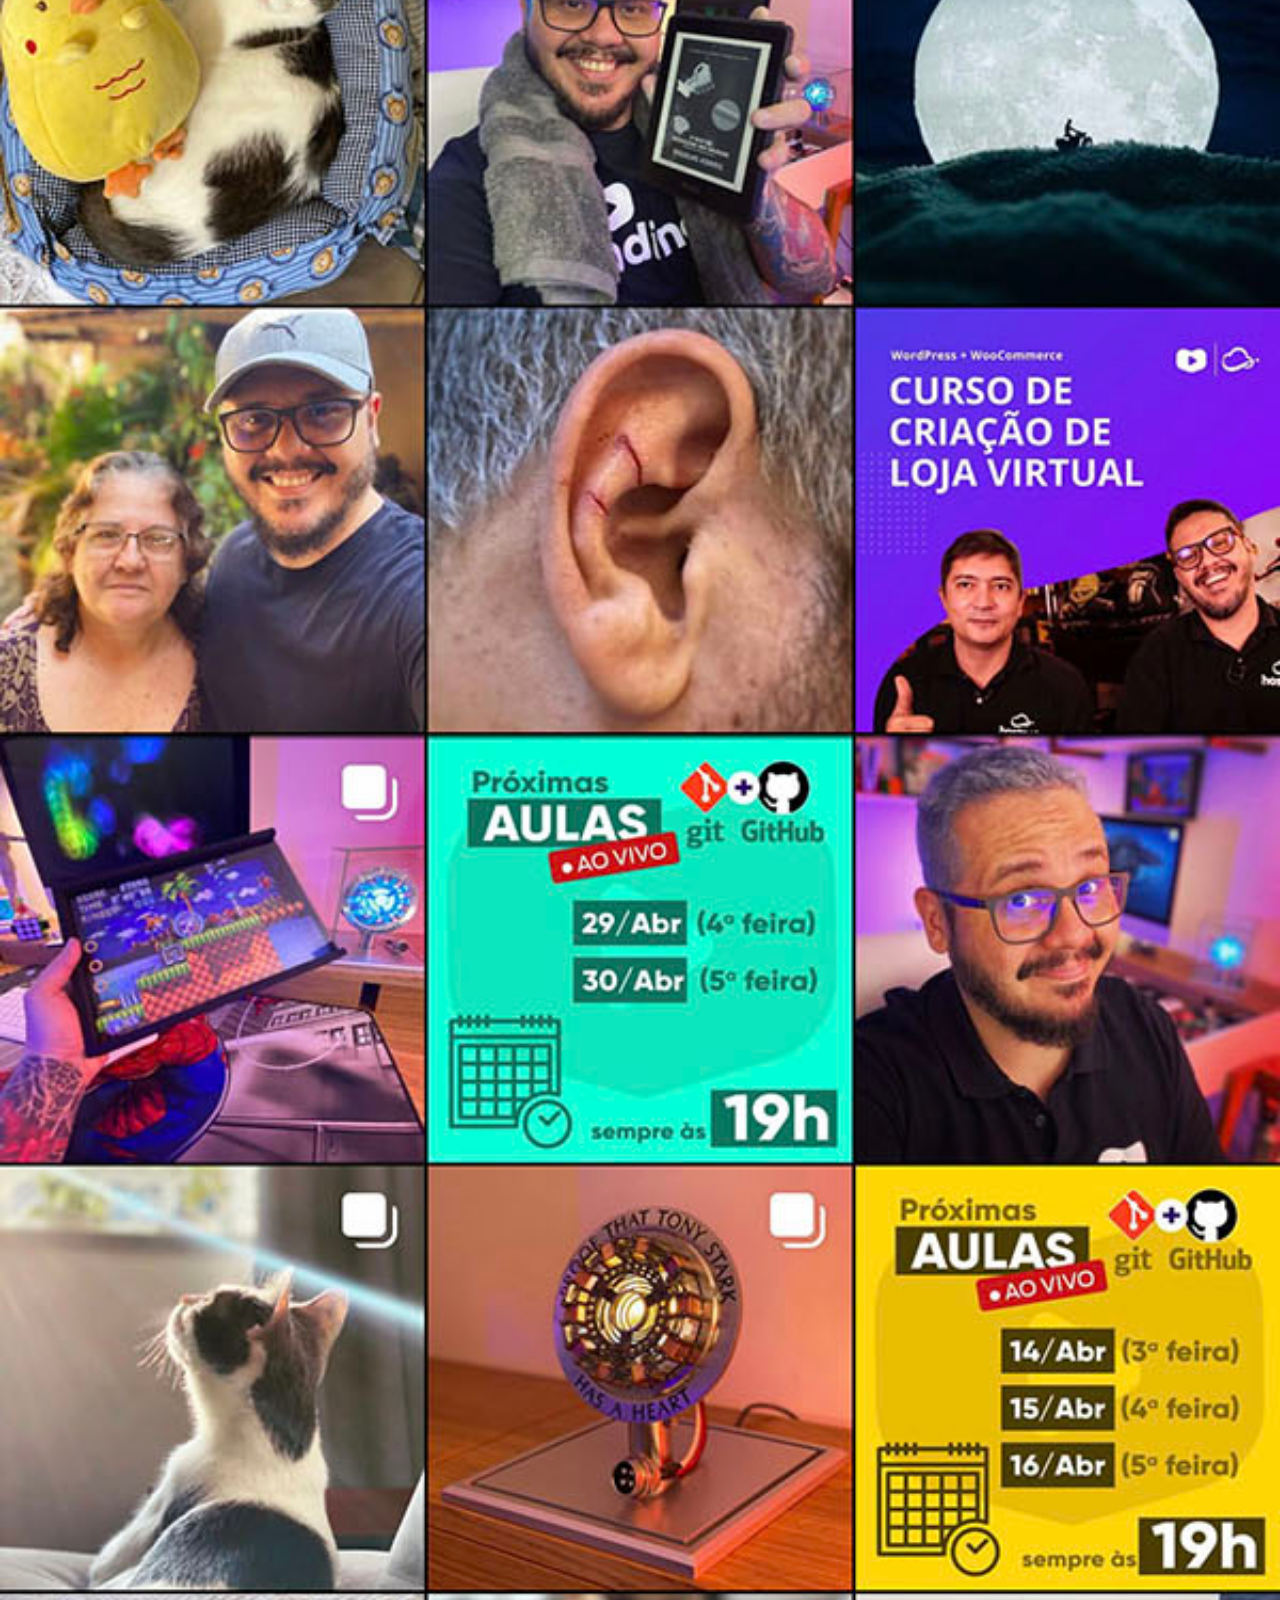
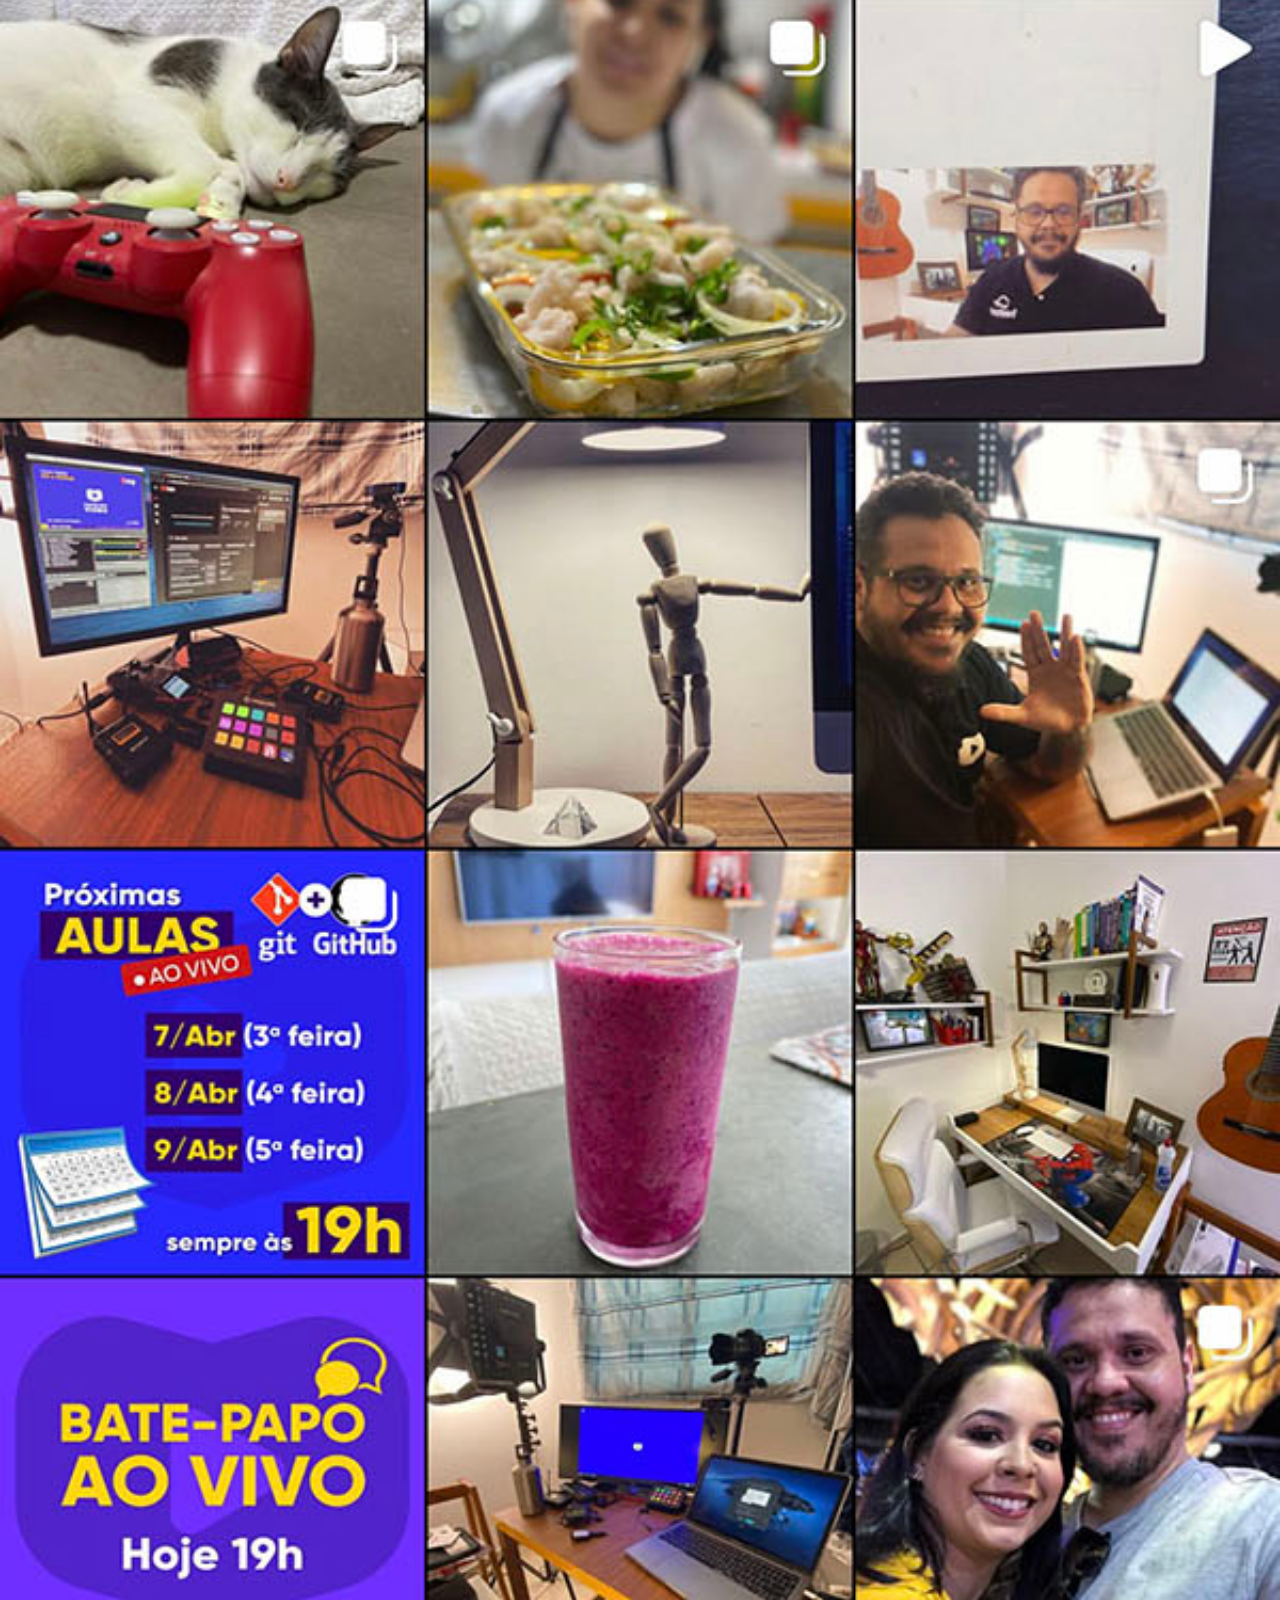
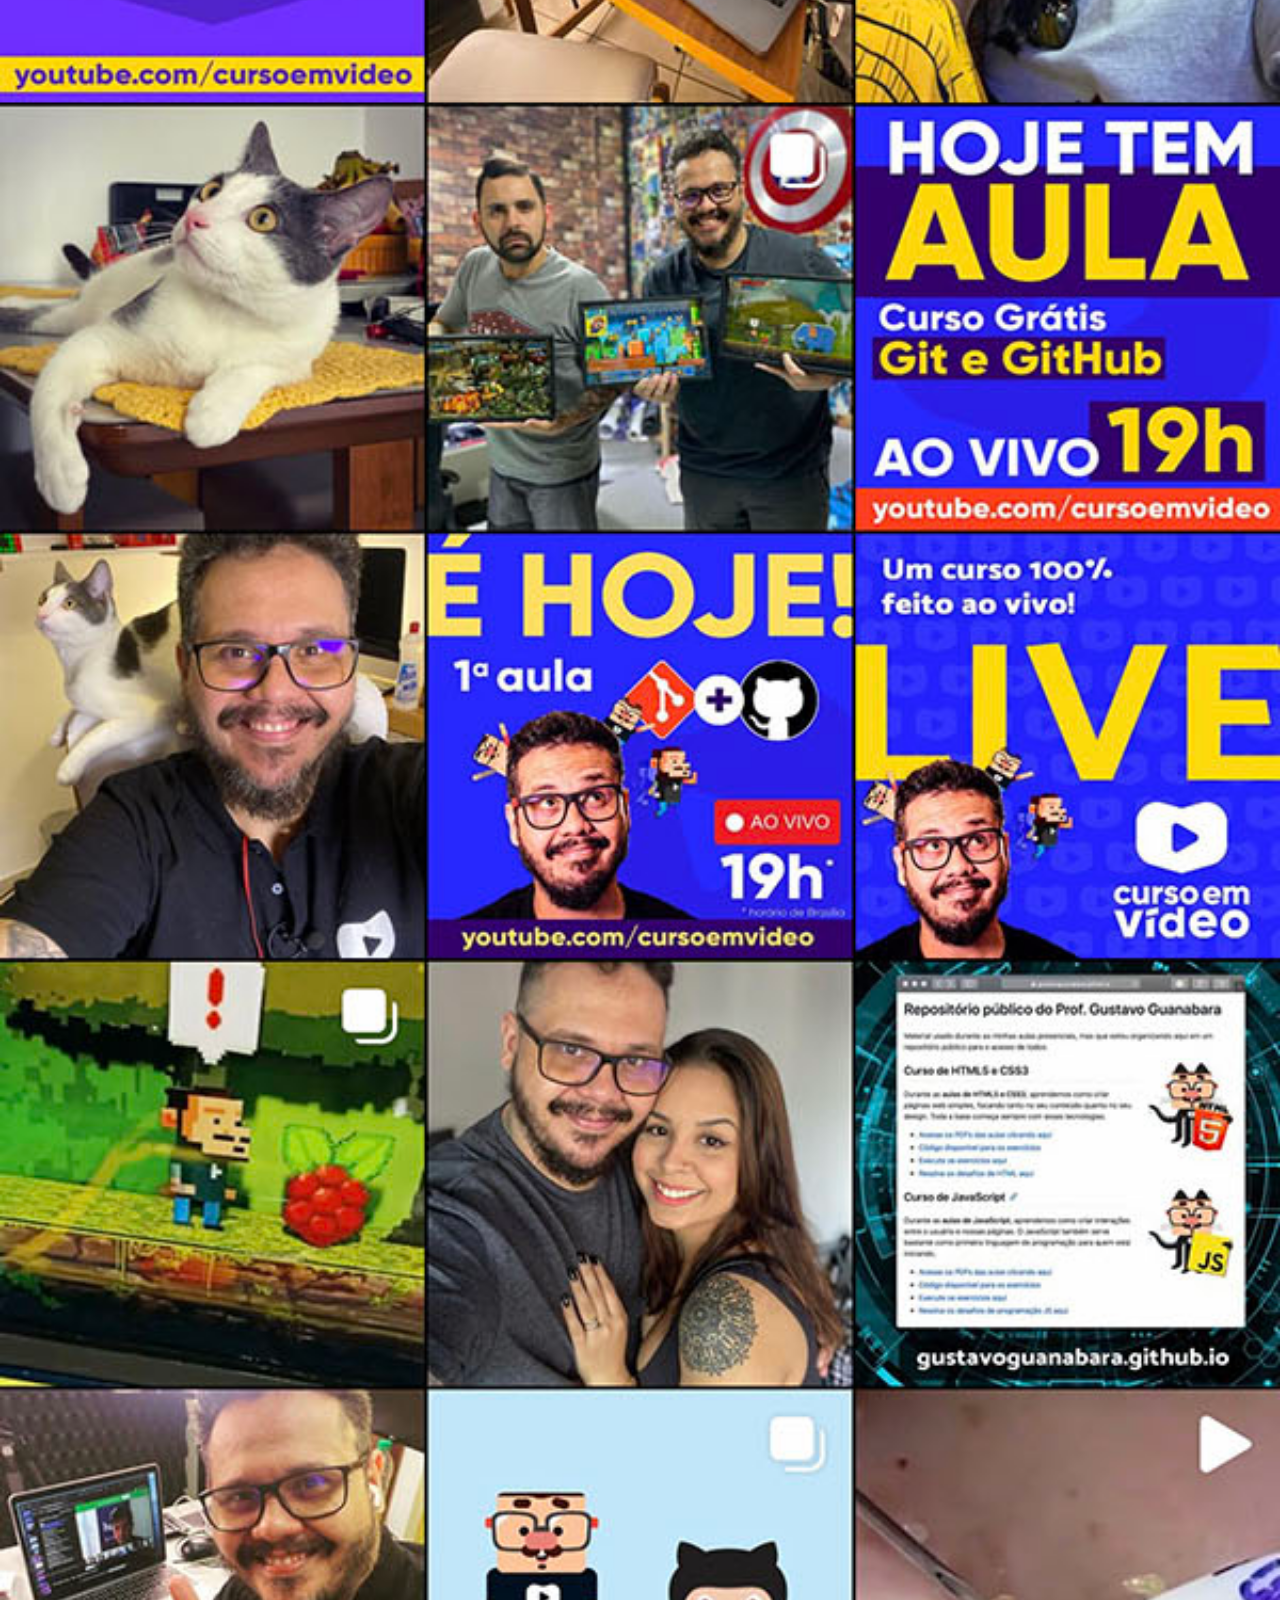
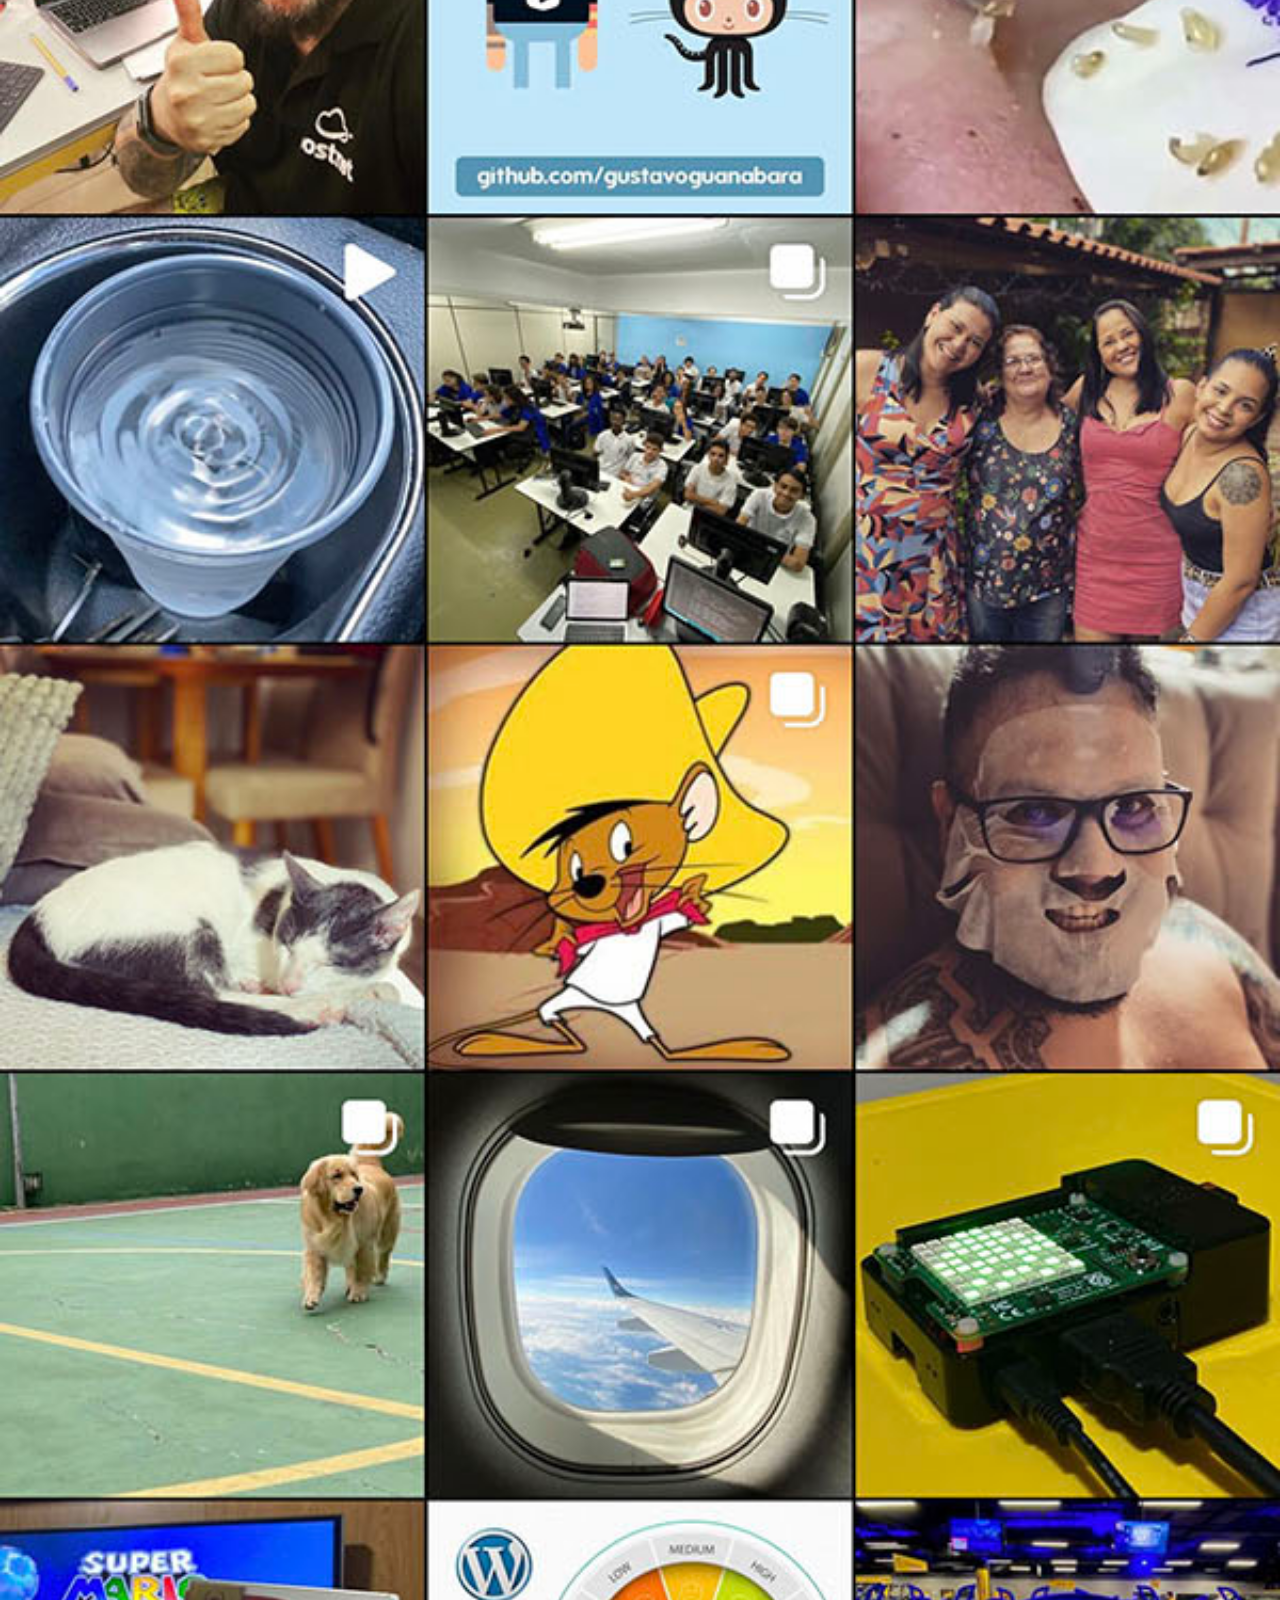
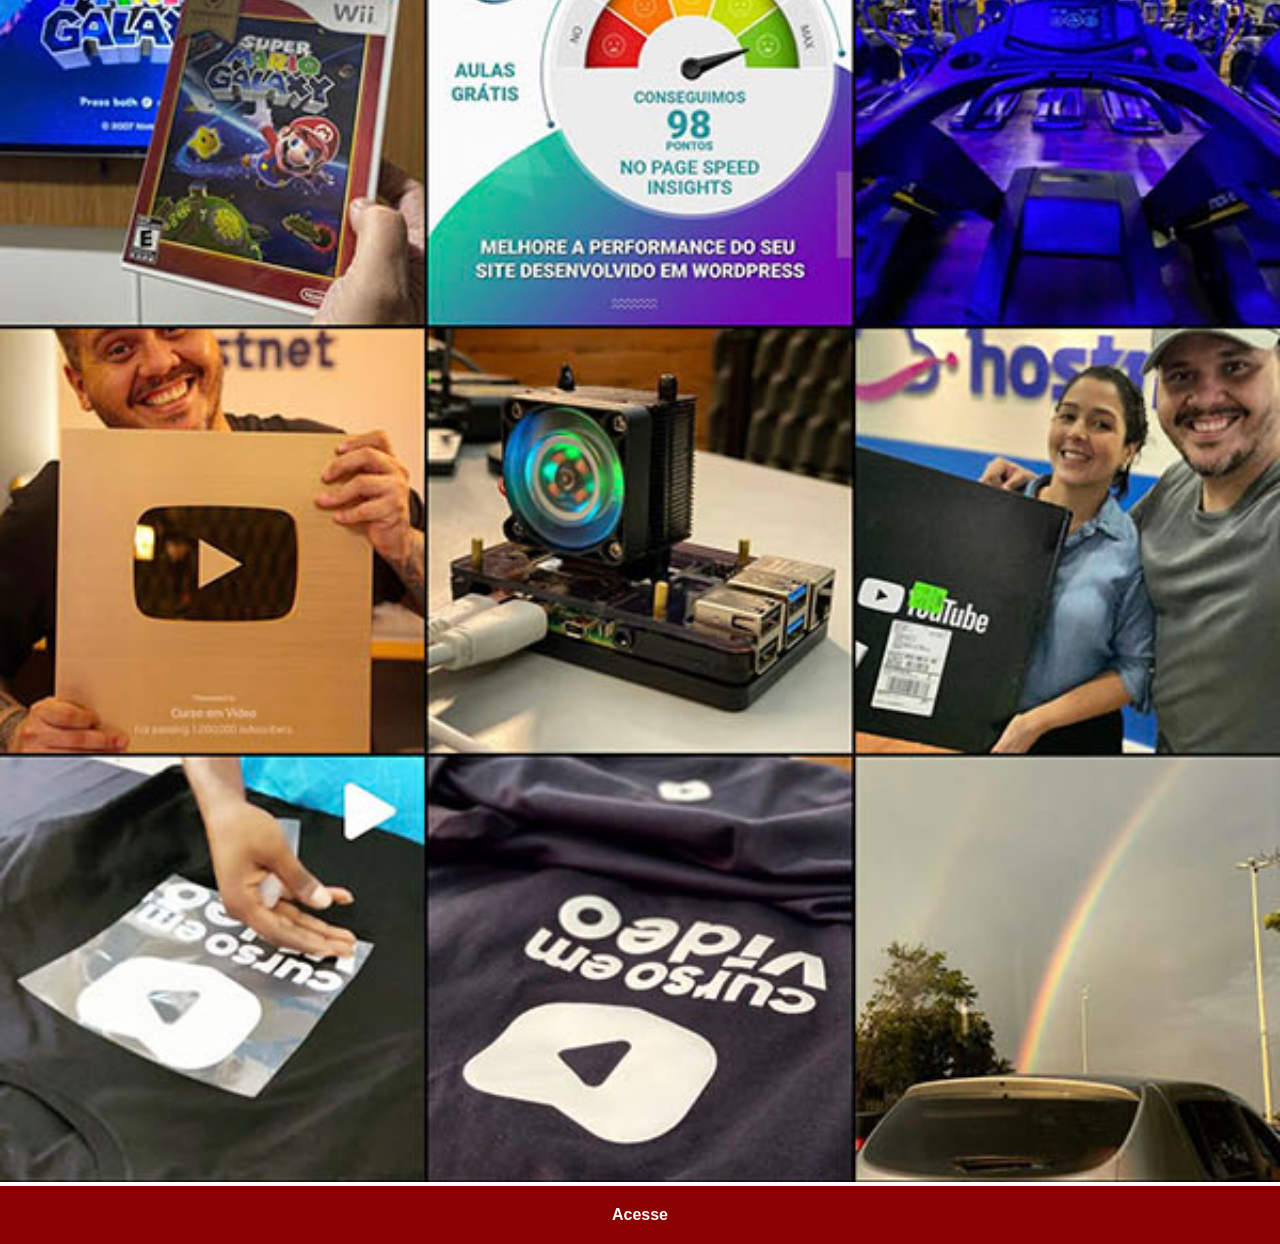
<file: insta.html>
<!DOCTYPE html>
<html lang="pt-br">
<head>
    <meta charset="UTF-8">
    <meta name="viewport" content="width=device-width, initial-scale=1.0">
    <title>Instagram</title>
    <link rel="stylesheet" href="css/social.css">
</head>
<body>
    <img src="imagens/tela-instagram.jpg" alt="Instagram">
    <a href="https://www.instagram.com/gustavoguanabara" target="_blank">Acesse</a>
</body>
</html>
</file>
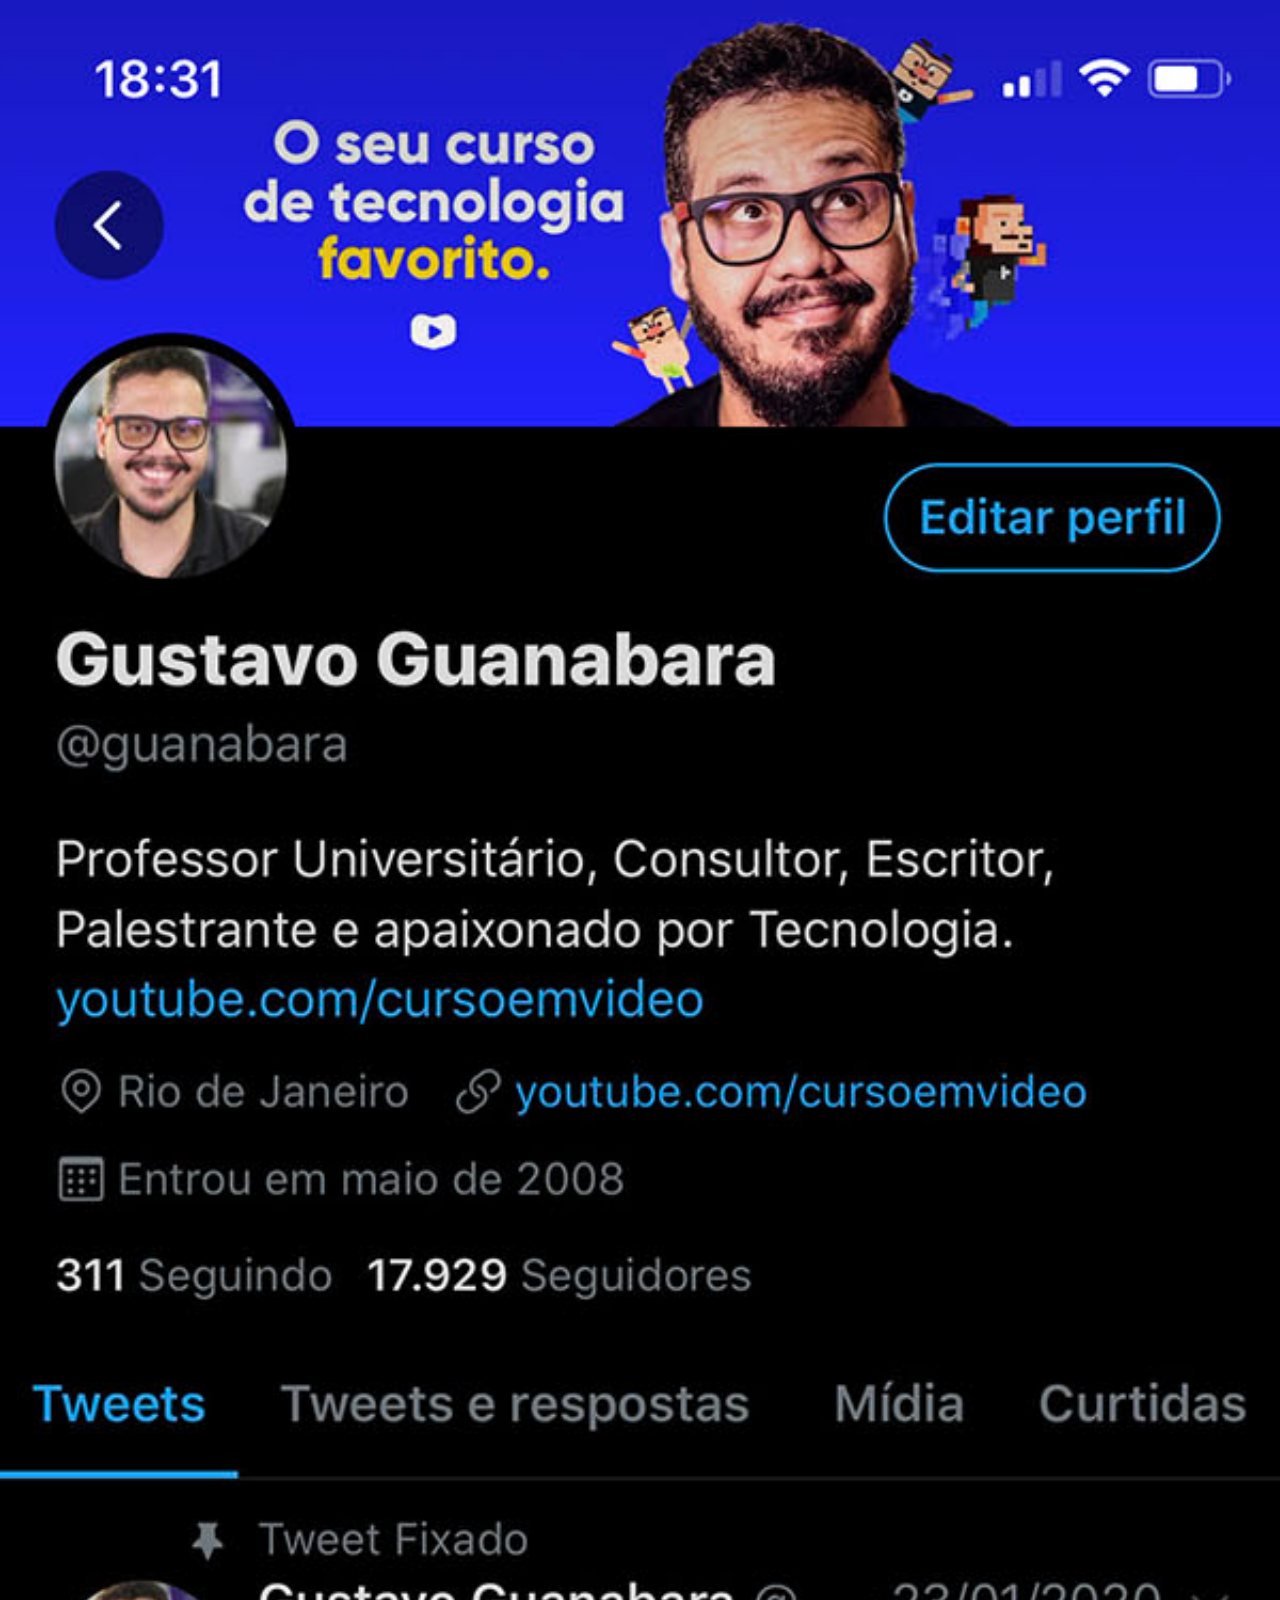
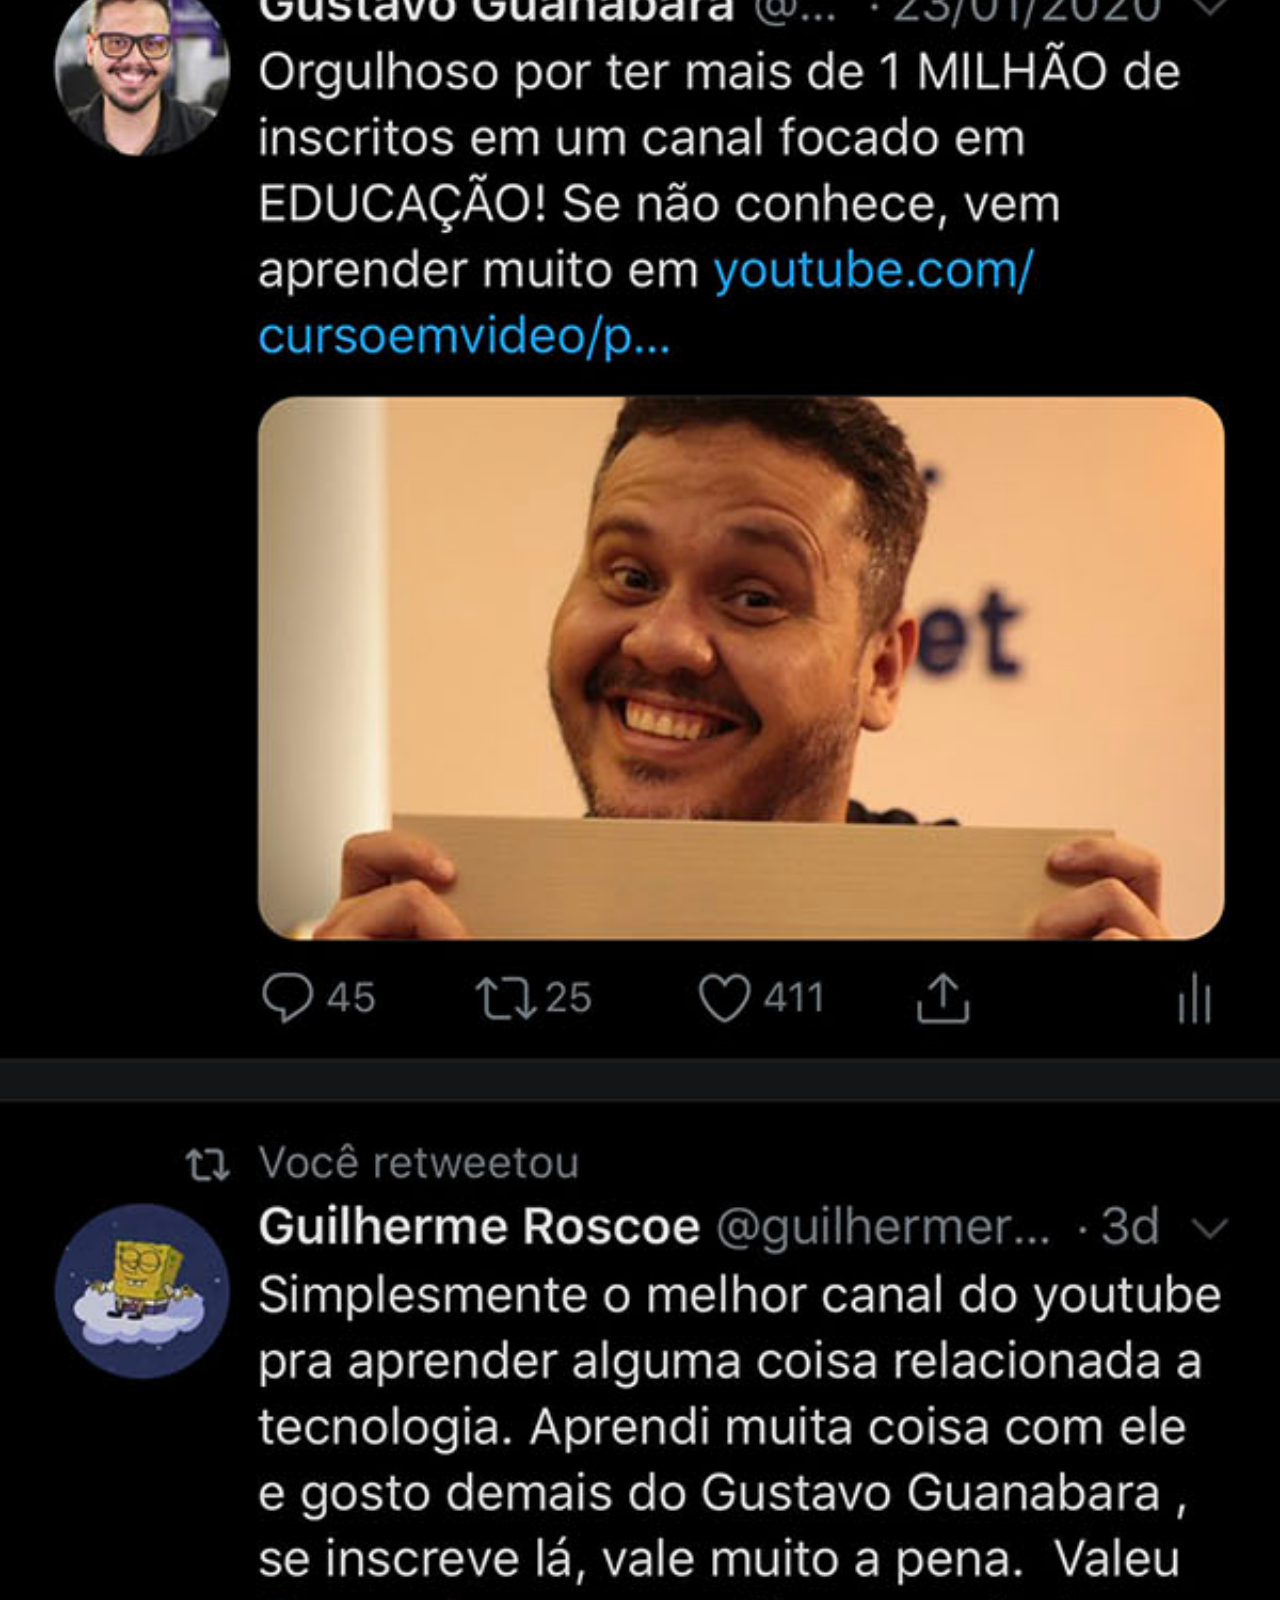
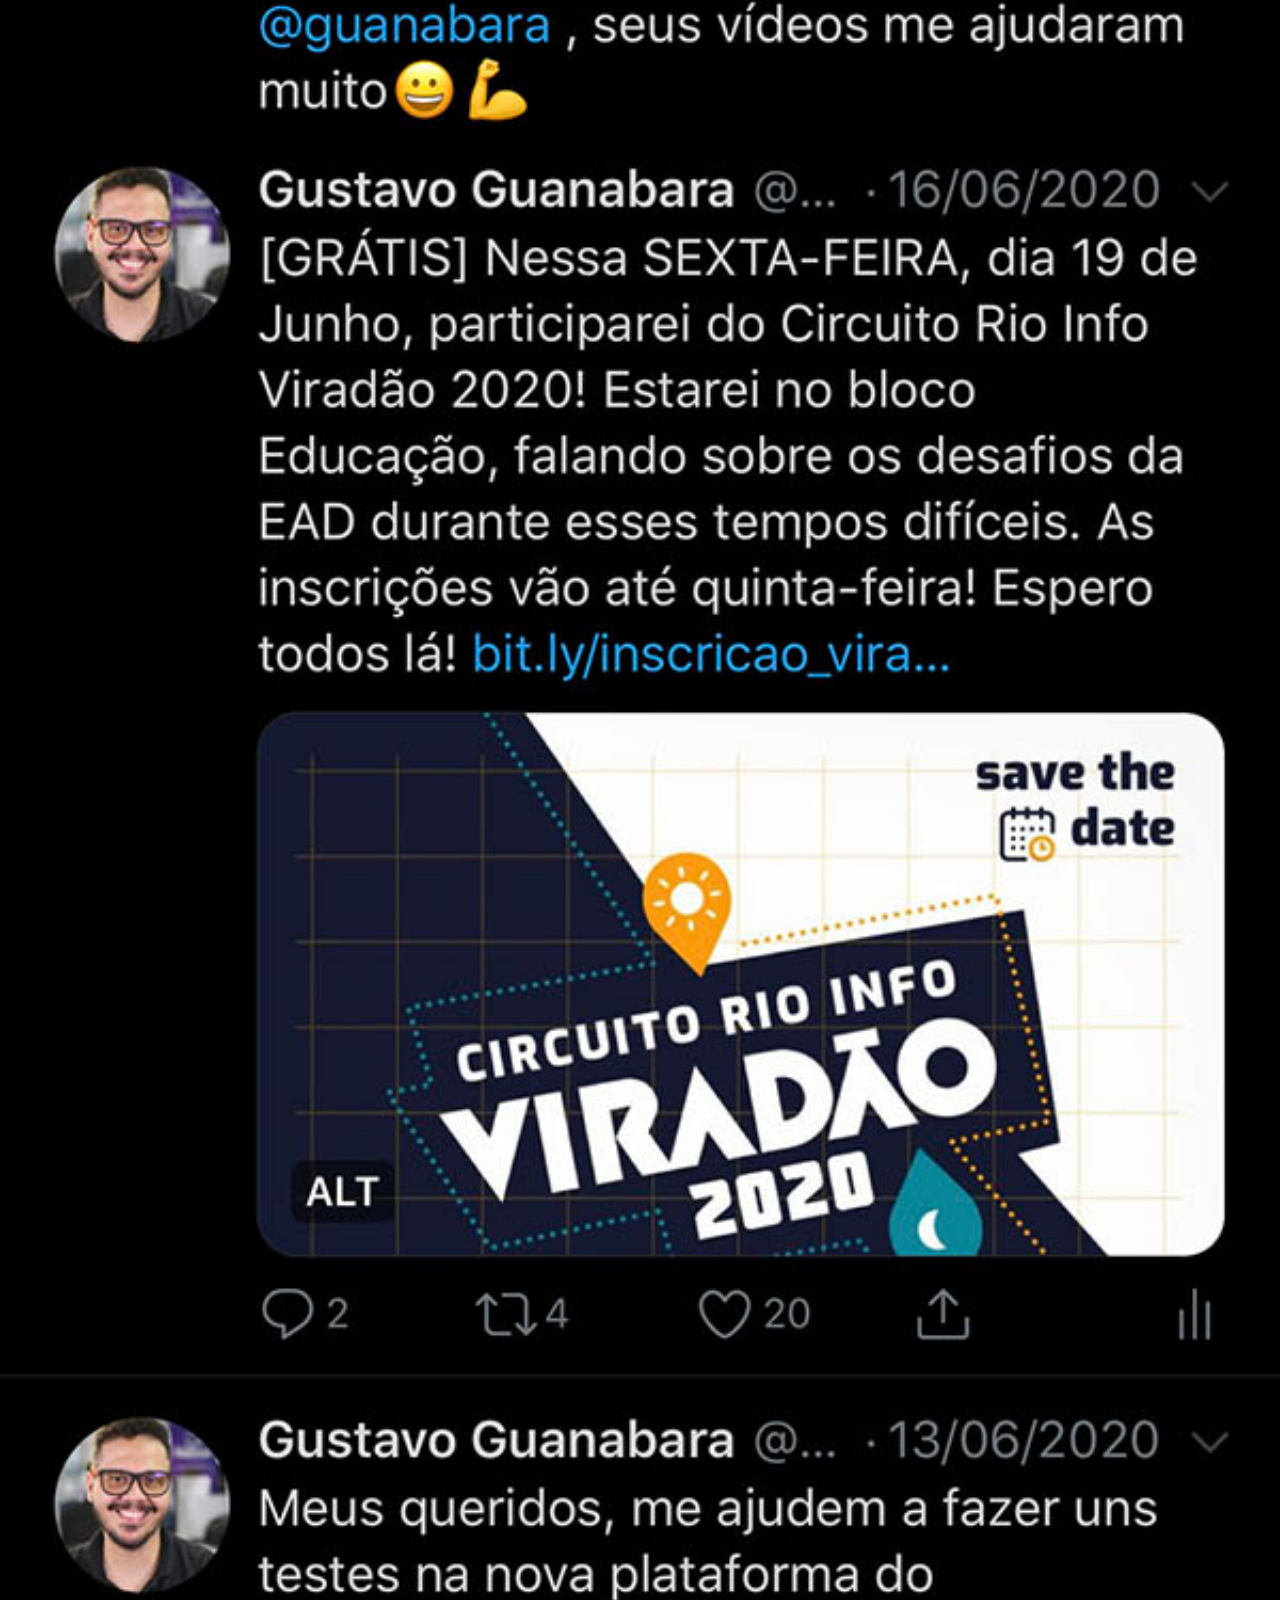
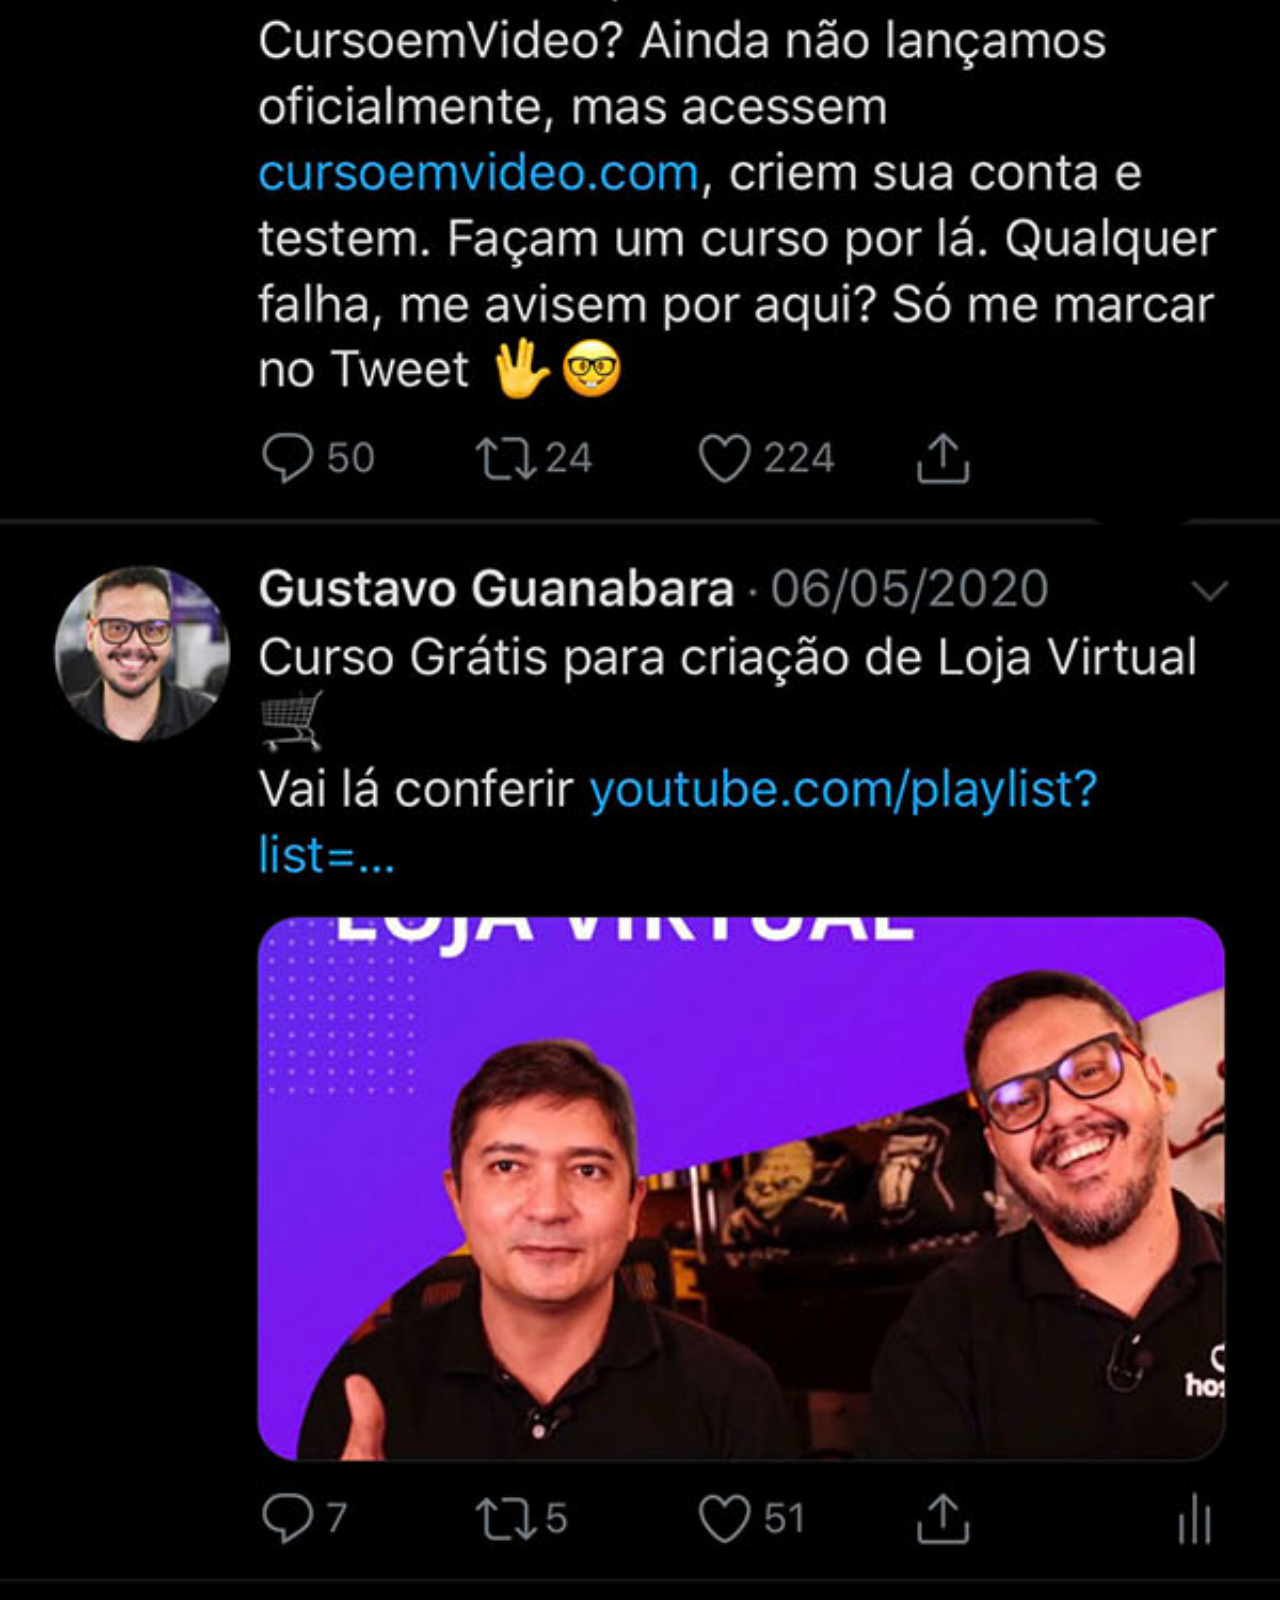
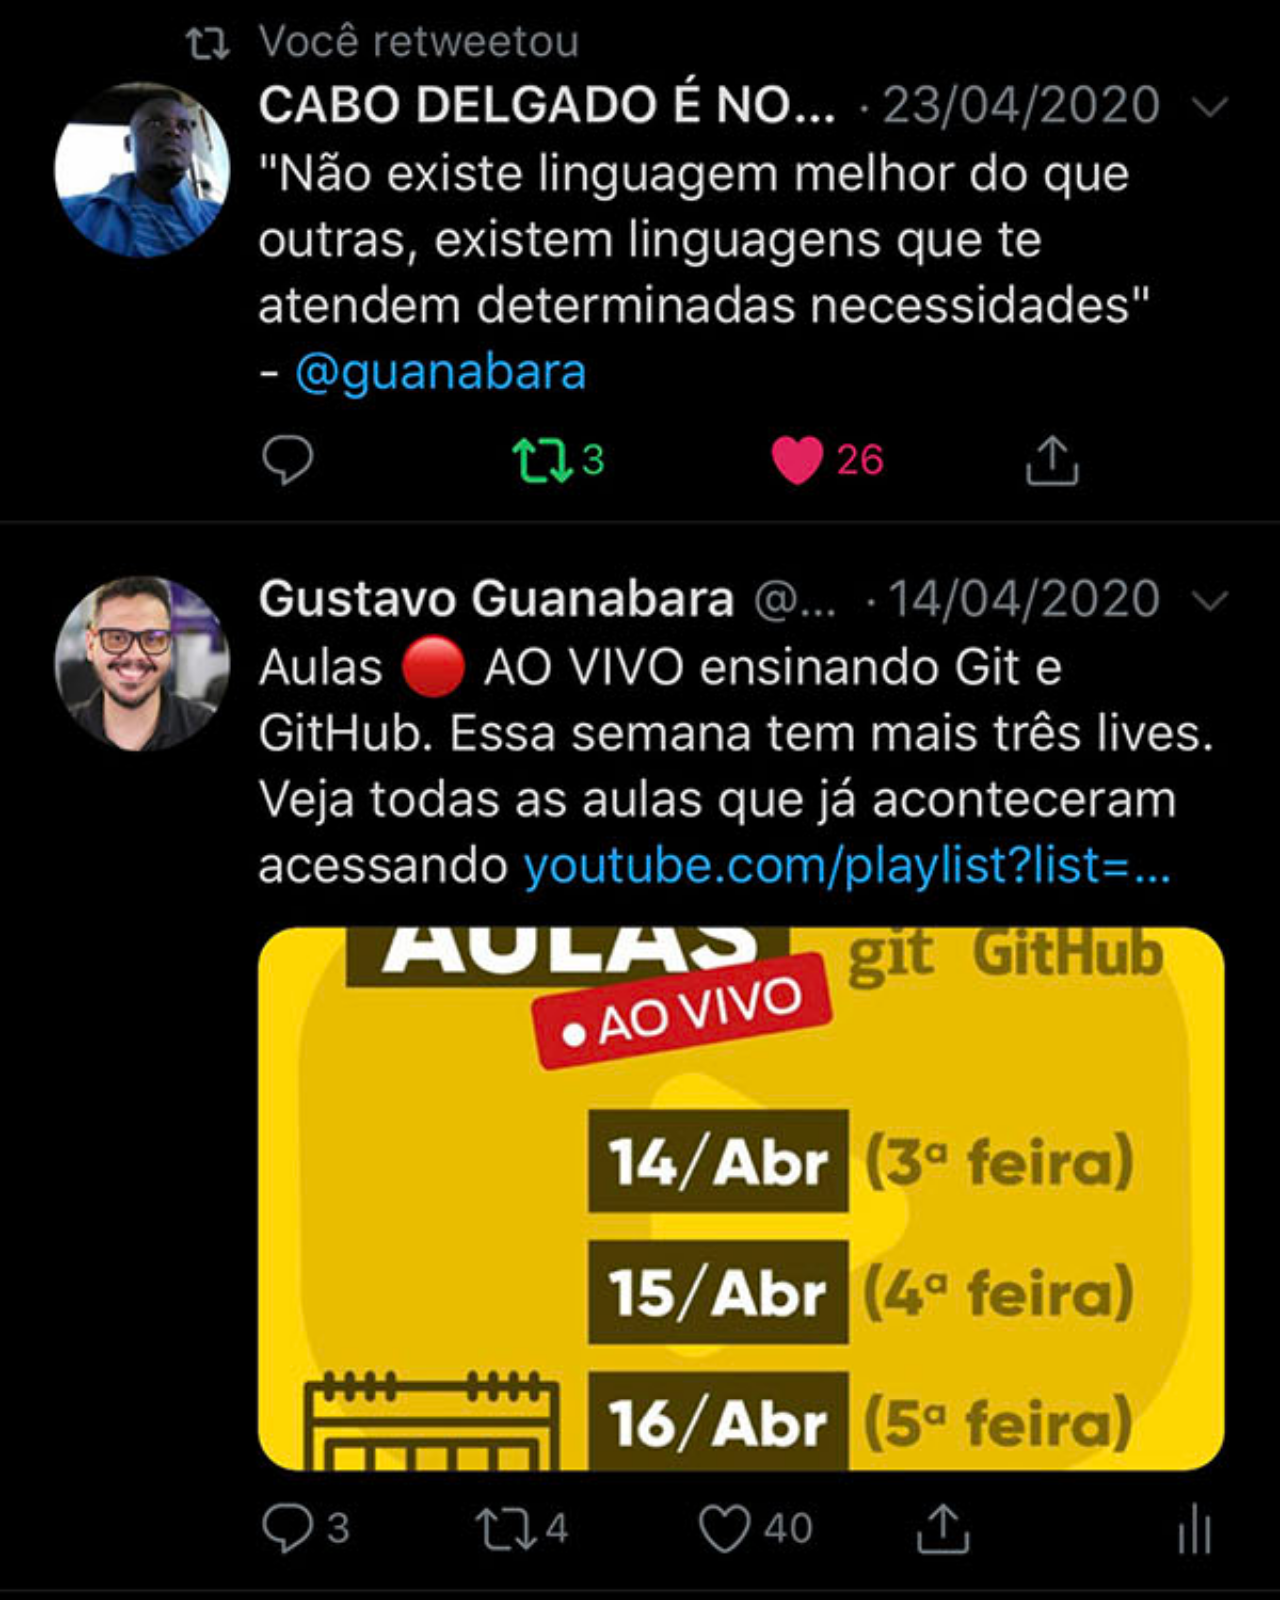
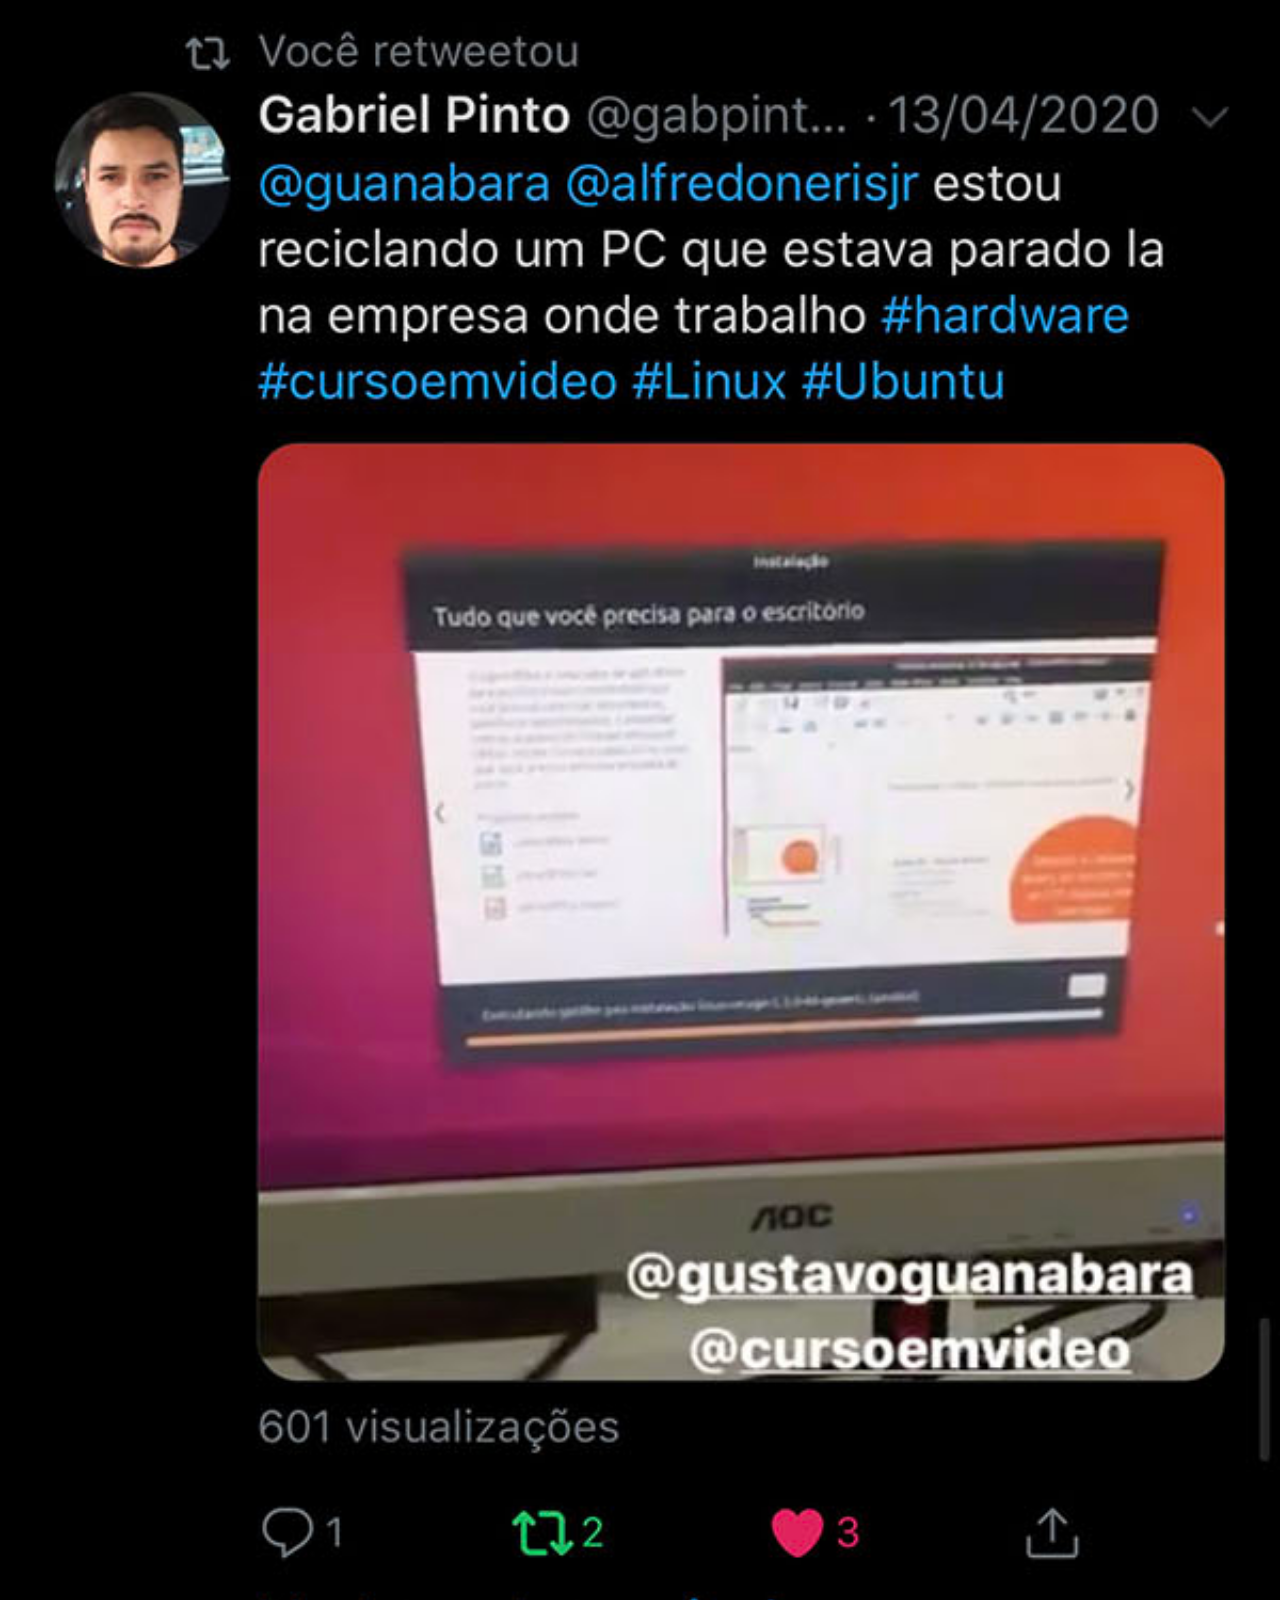
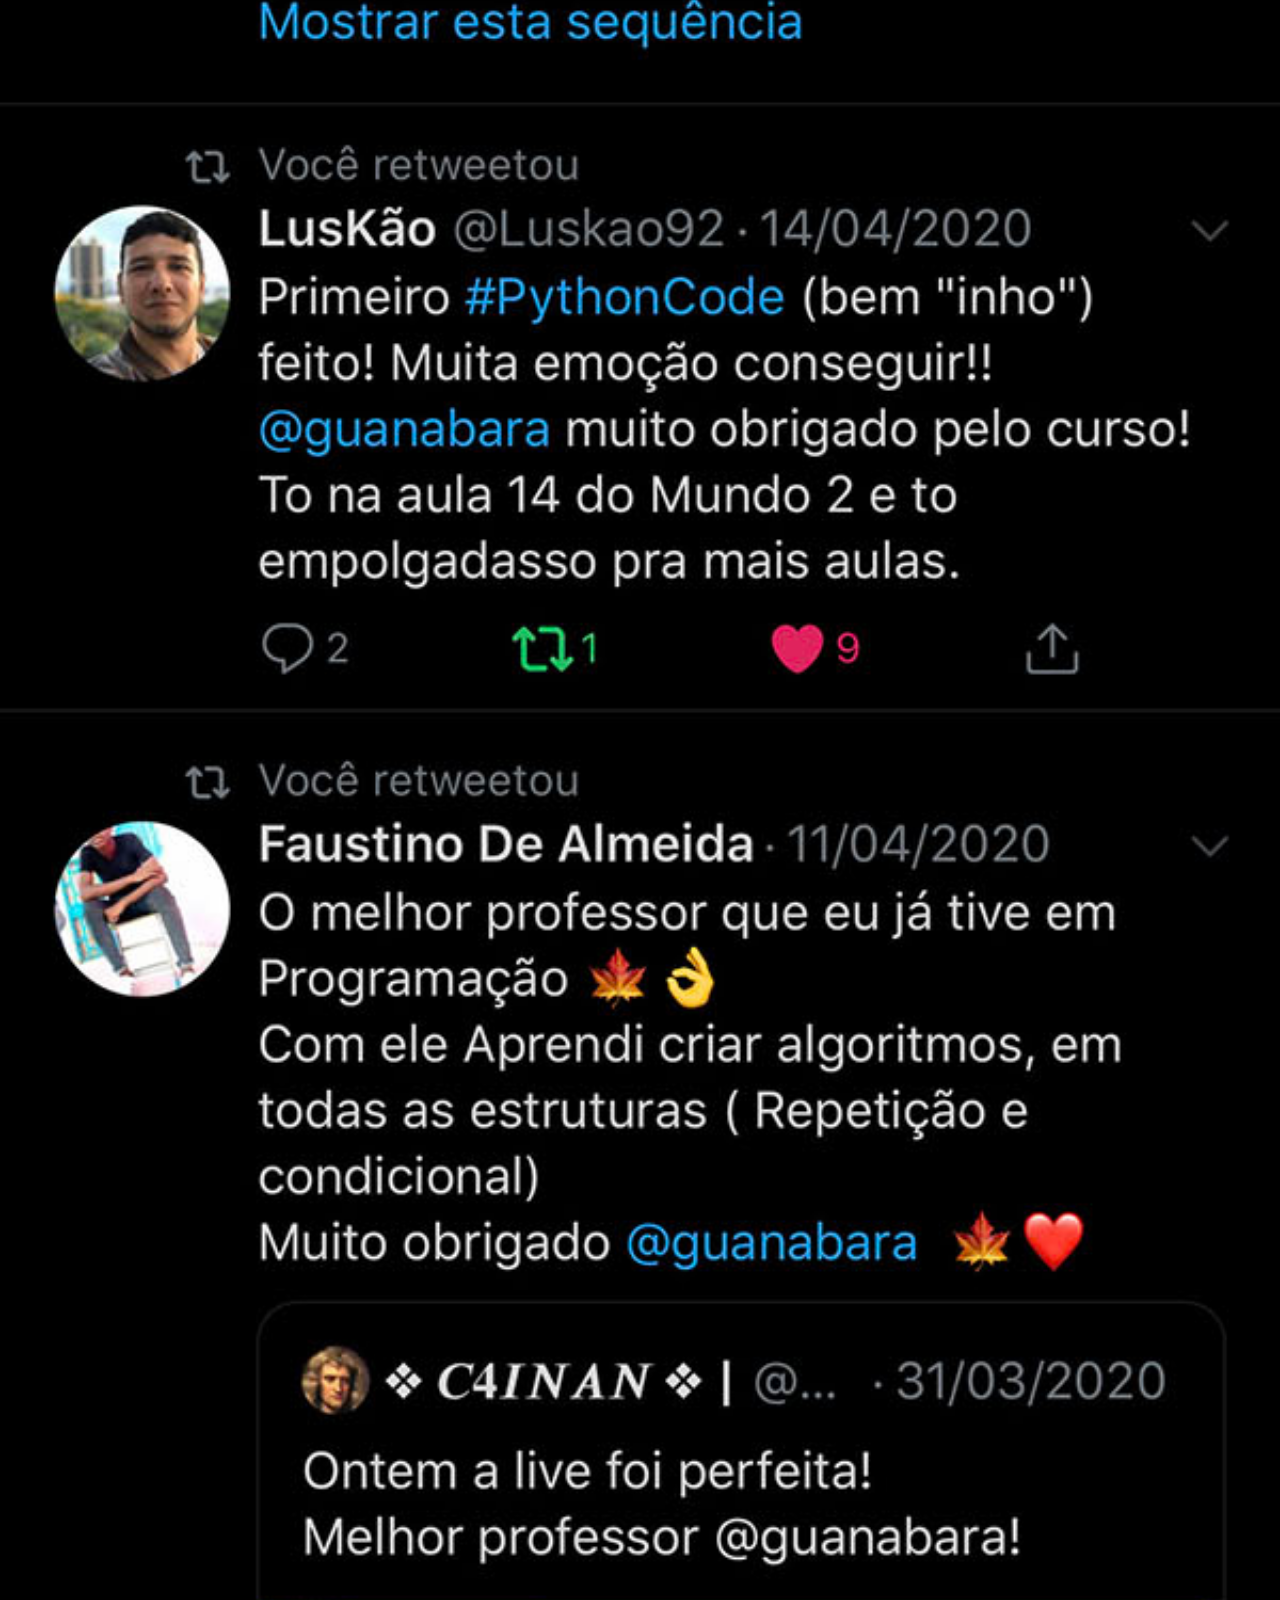
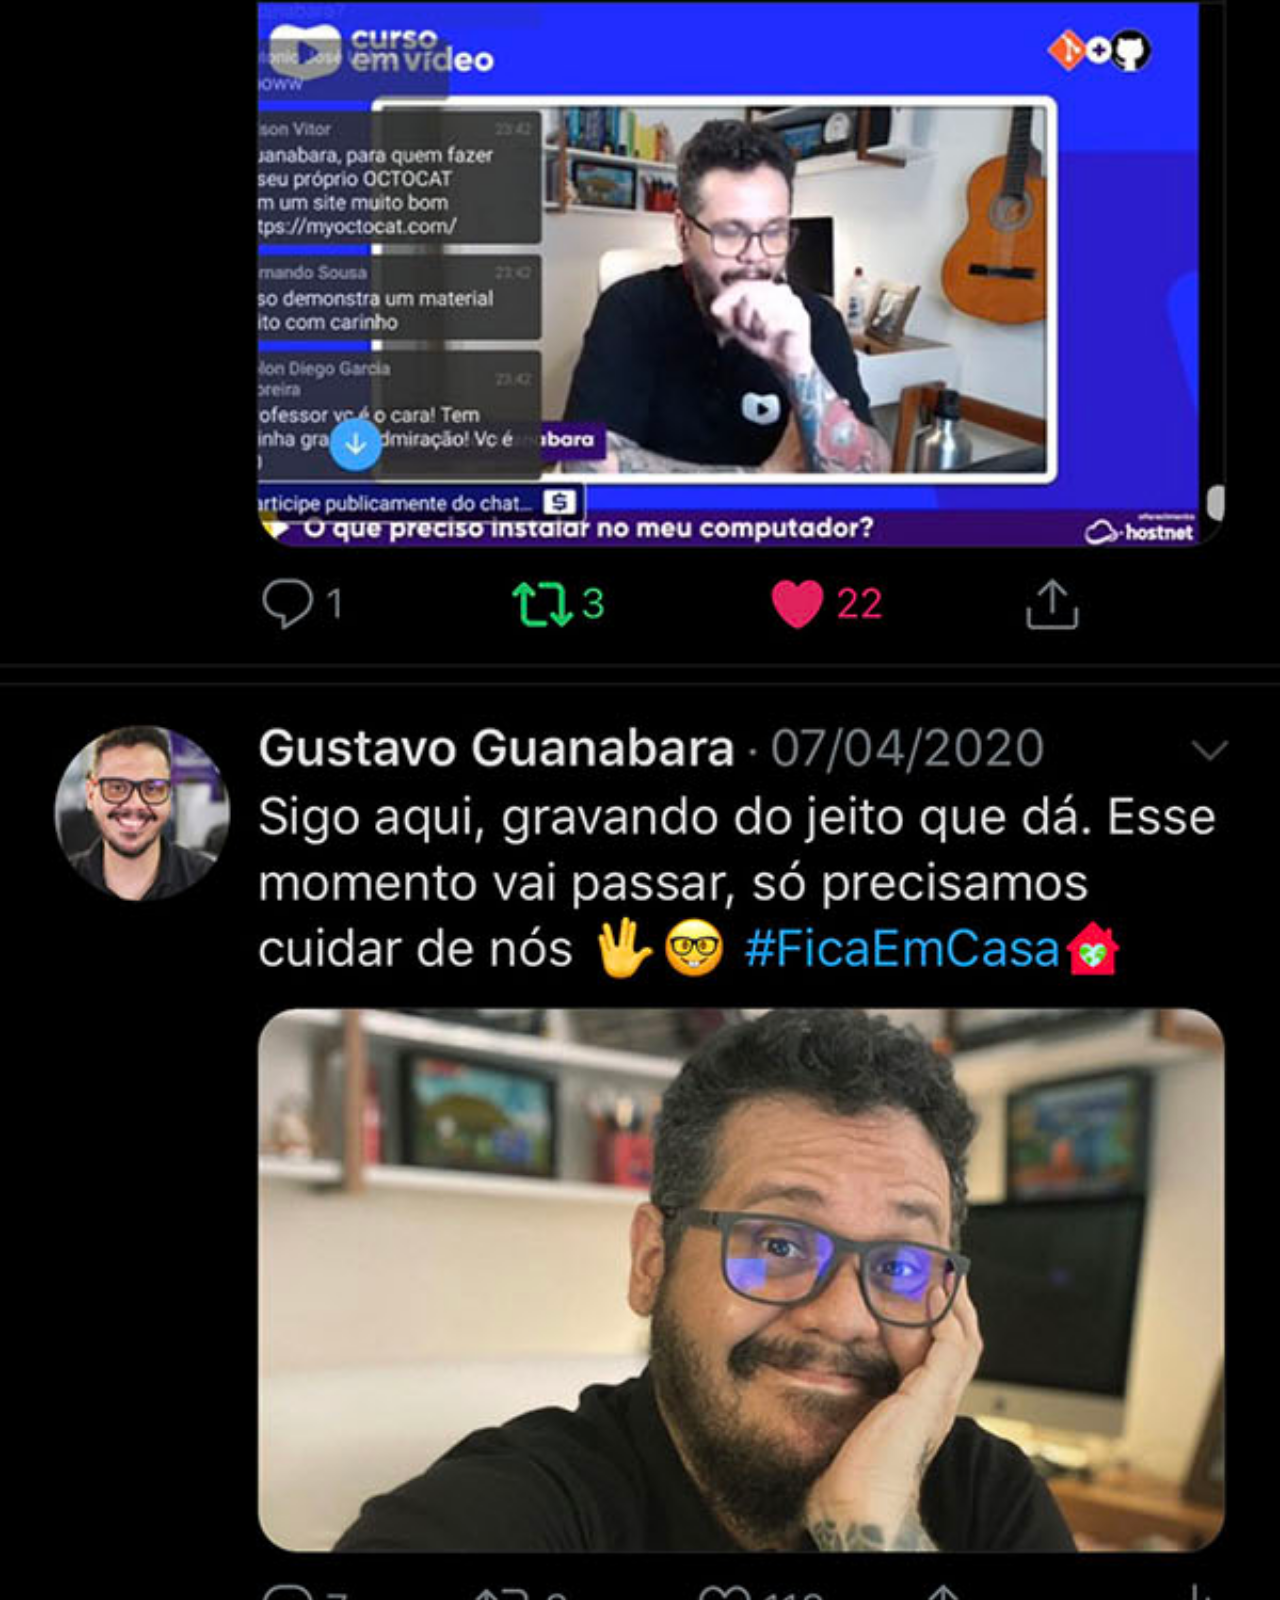
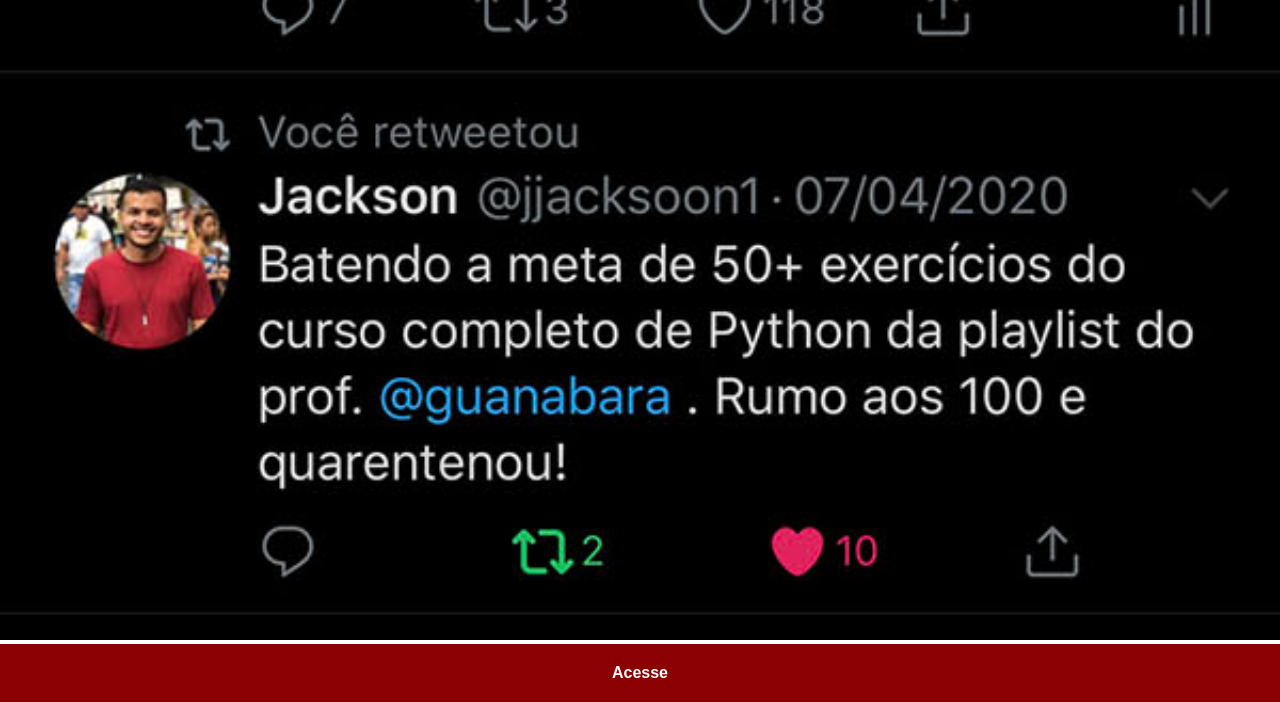
<file: twiter.html>
<!DOCTYPE html>
<html lang="pt-br">
<head>
    <meta charset="UTF-8">
    <meta name="viewport" content="width=device-width, initial-scale=1.0">
    <title>Twiter</title>
    <link rel="stylesheet" href="css/social.css">
</head>
<body>
    <img src="imagens/tela-twitter.jpg" alt="Twiter">
    <a href="https://x.com/guanabara?lang=en" target="_blank">Acesse</a>
</body>
</html>
</file>
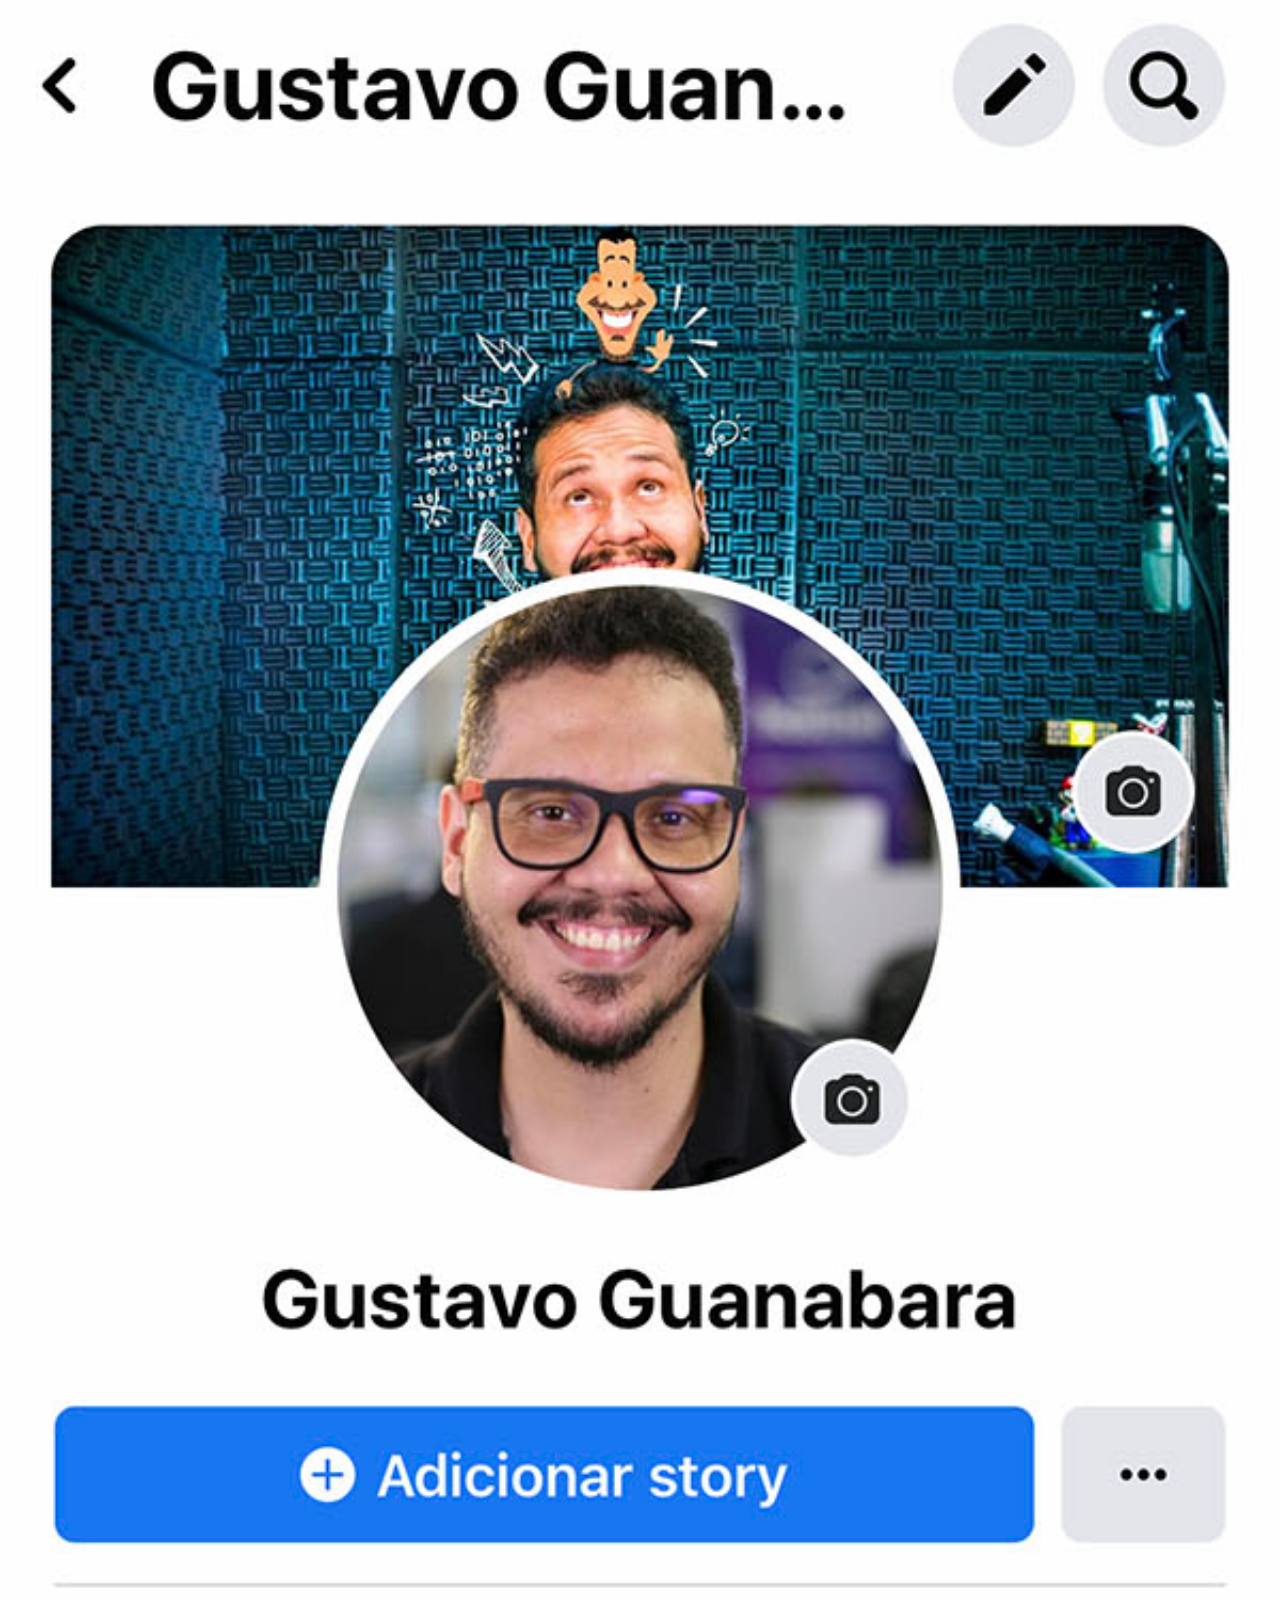
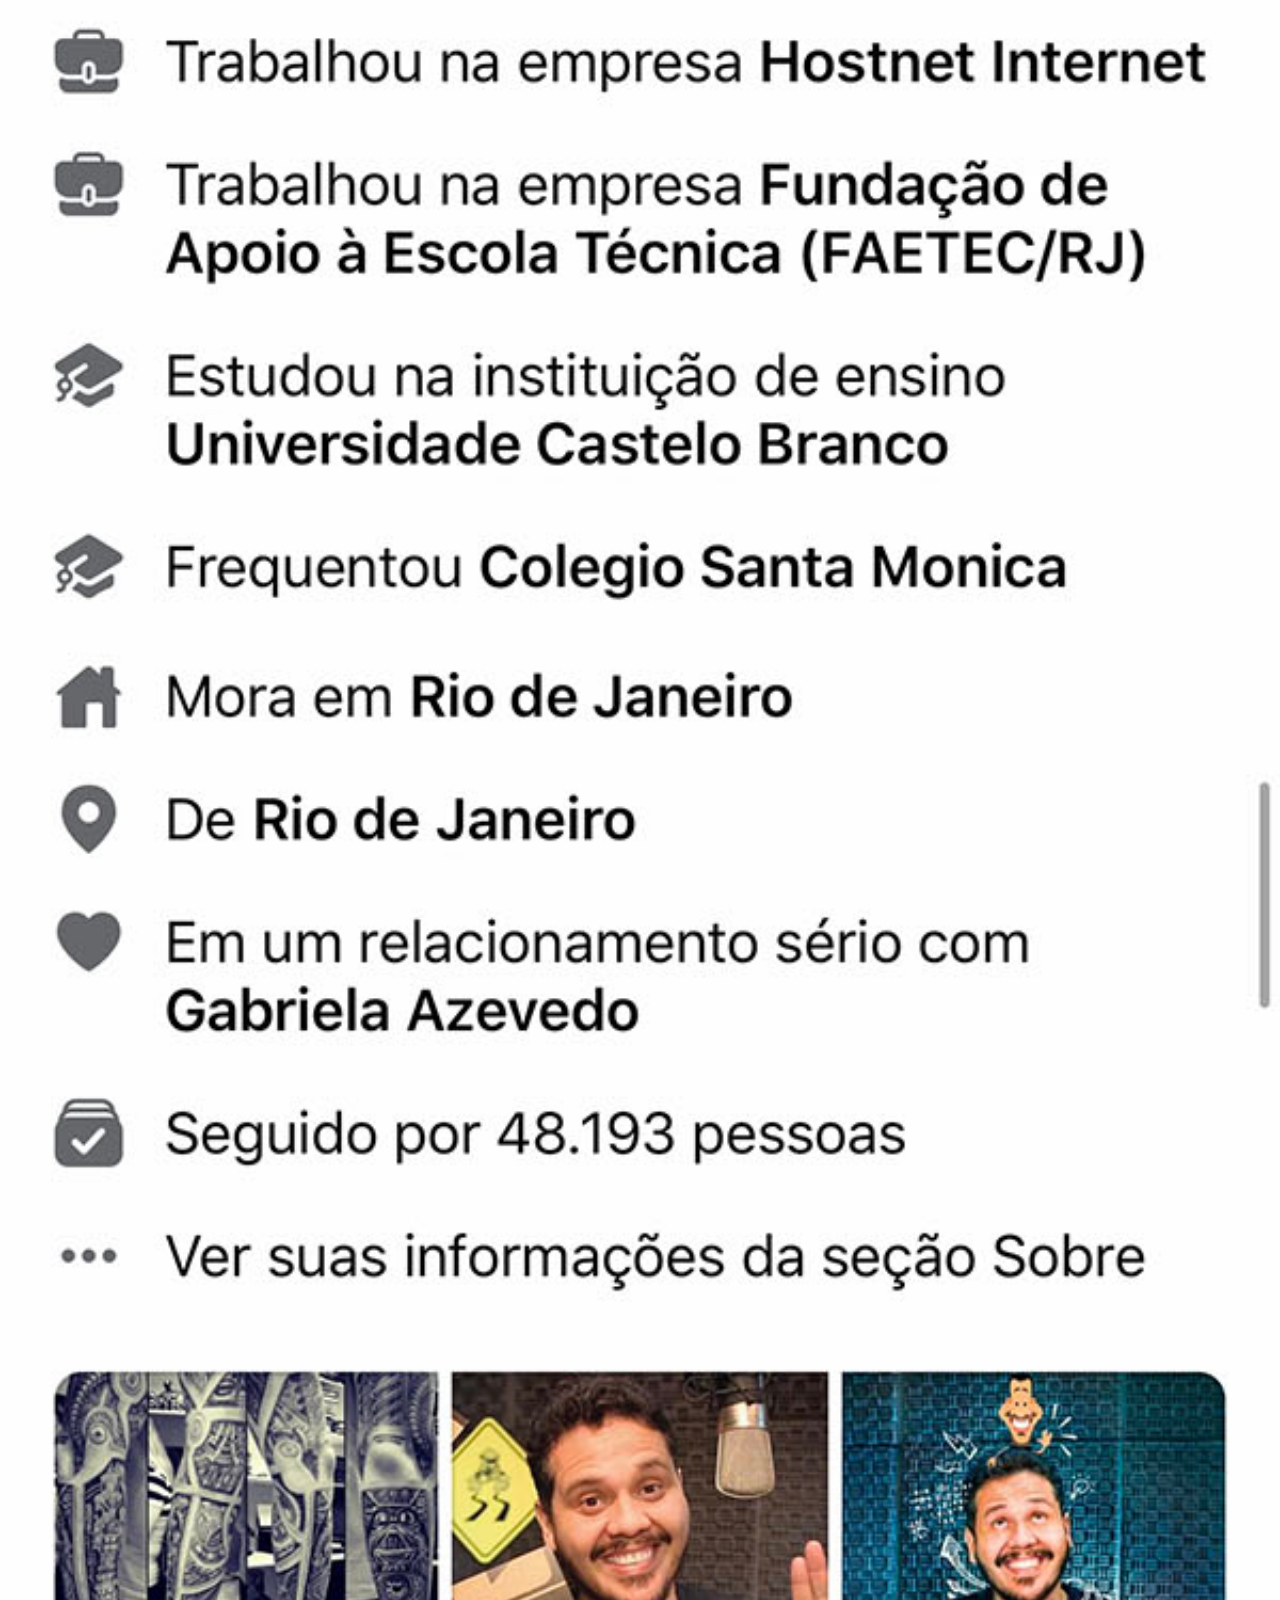
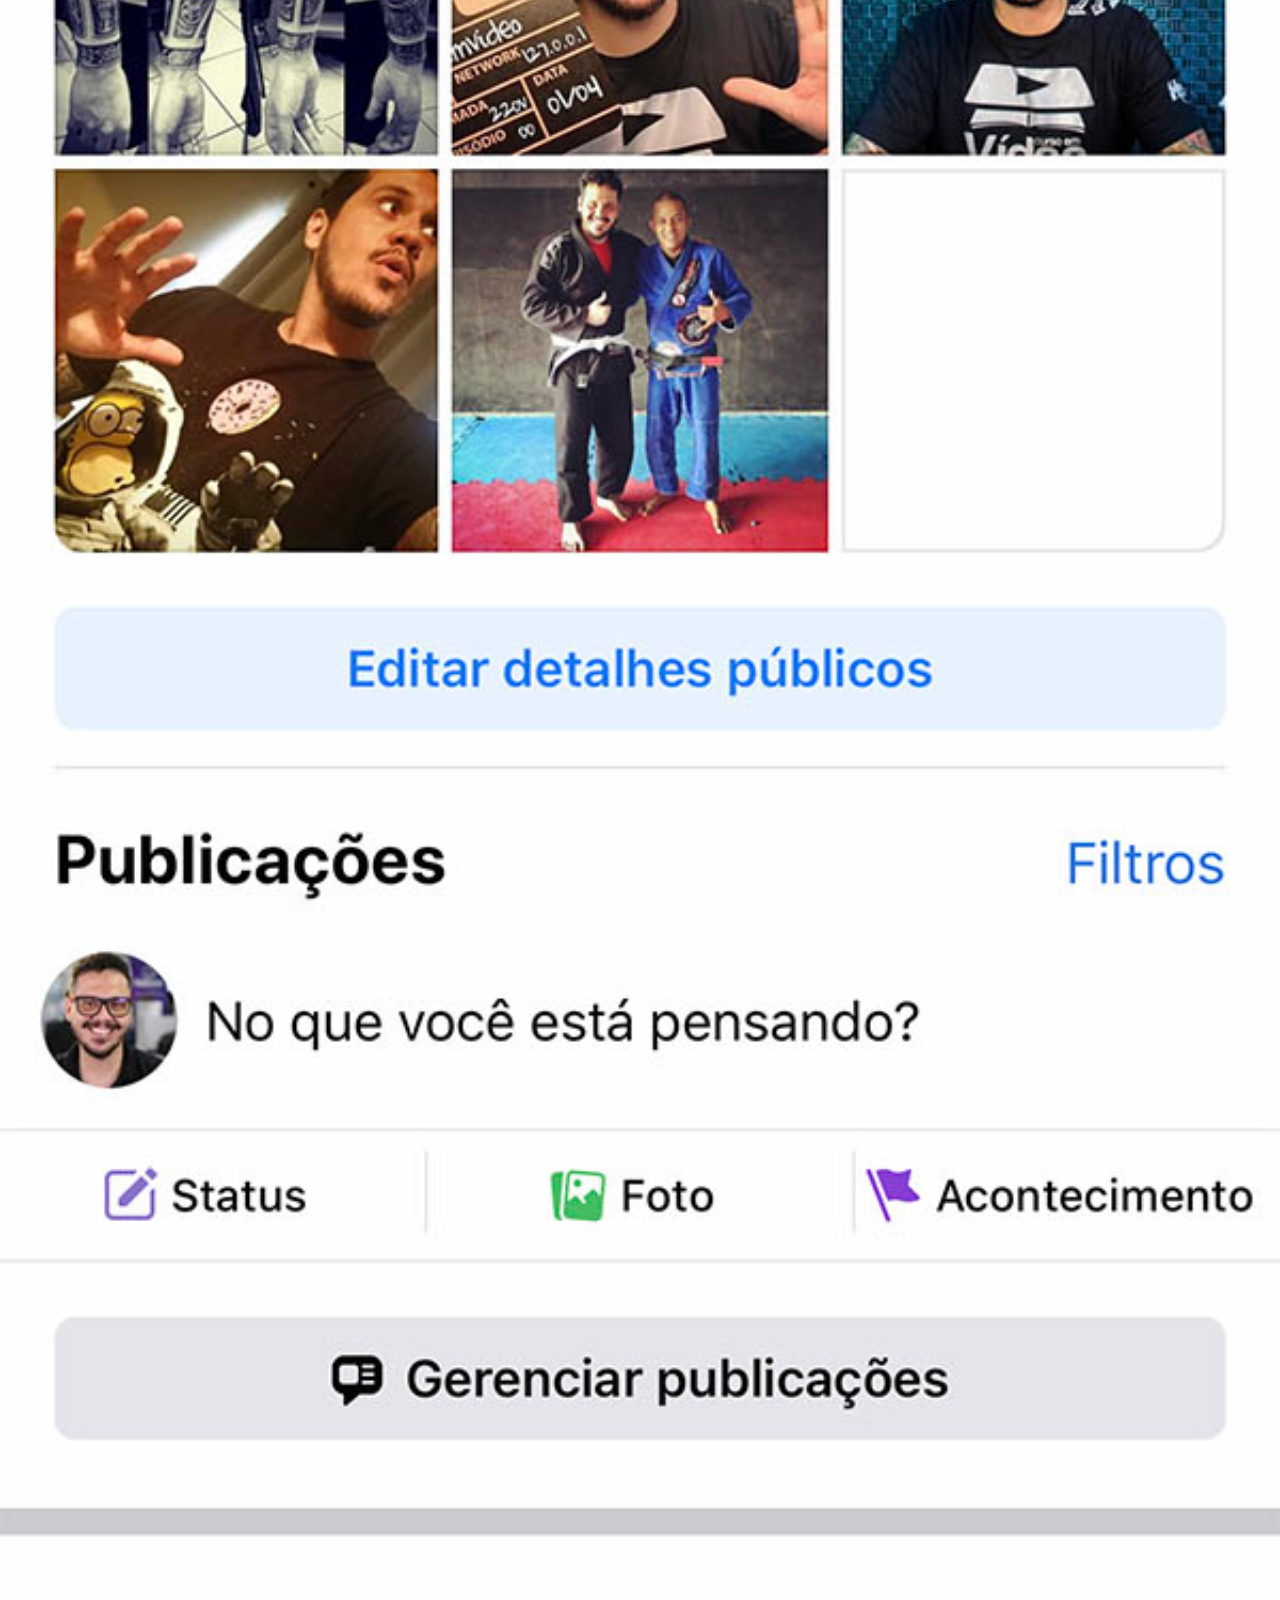
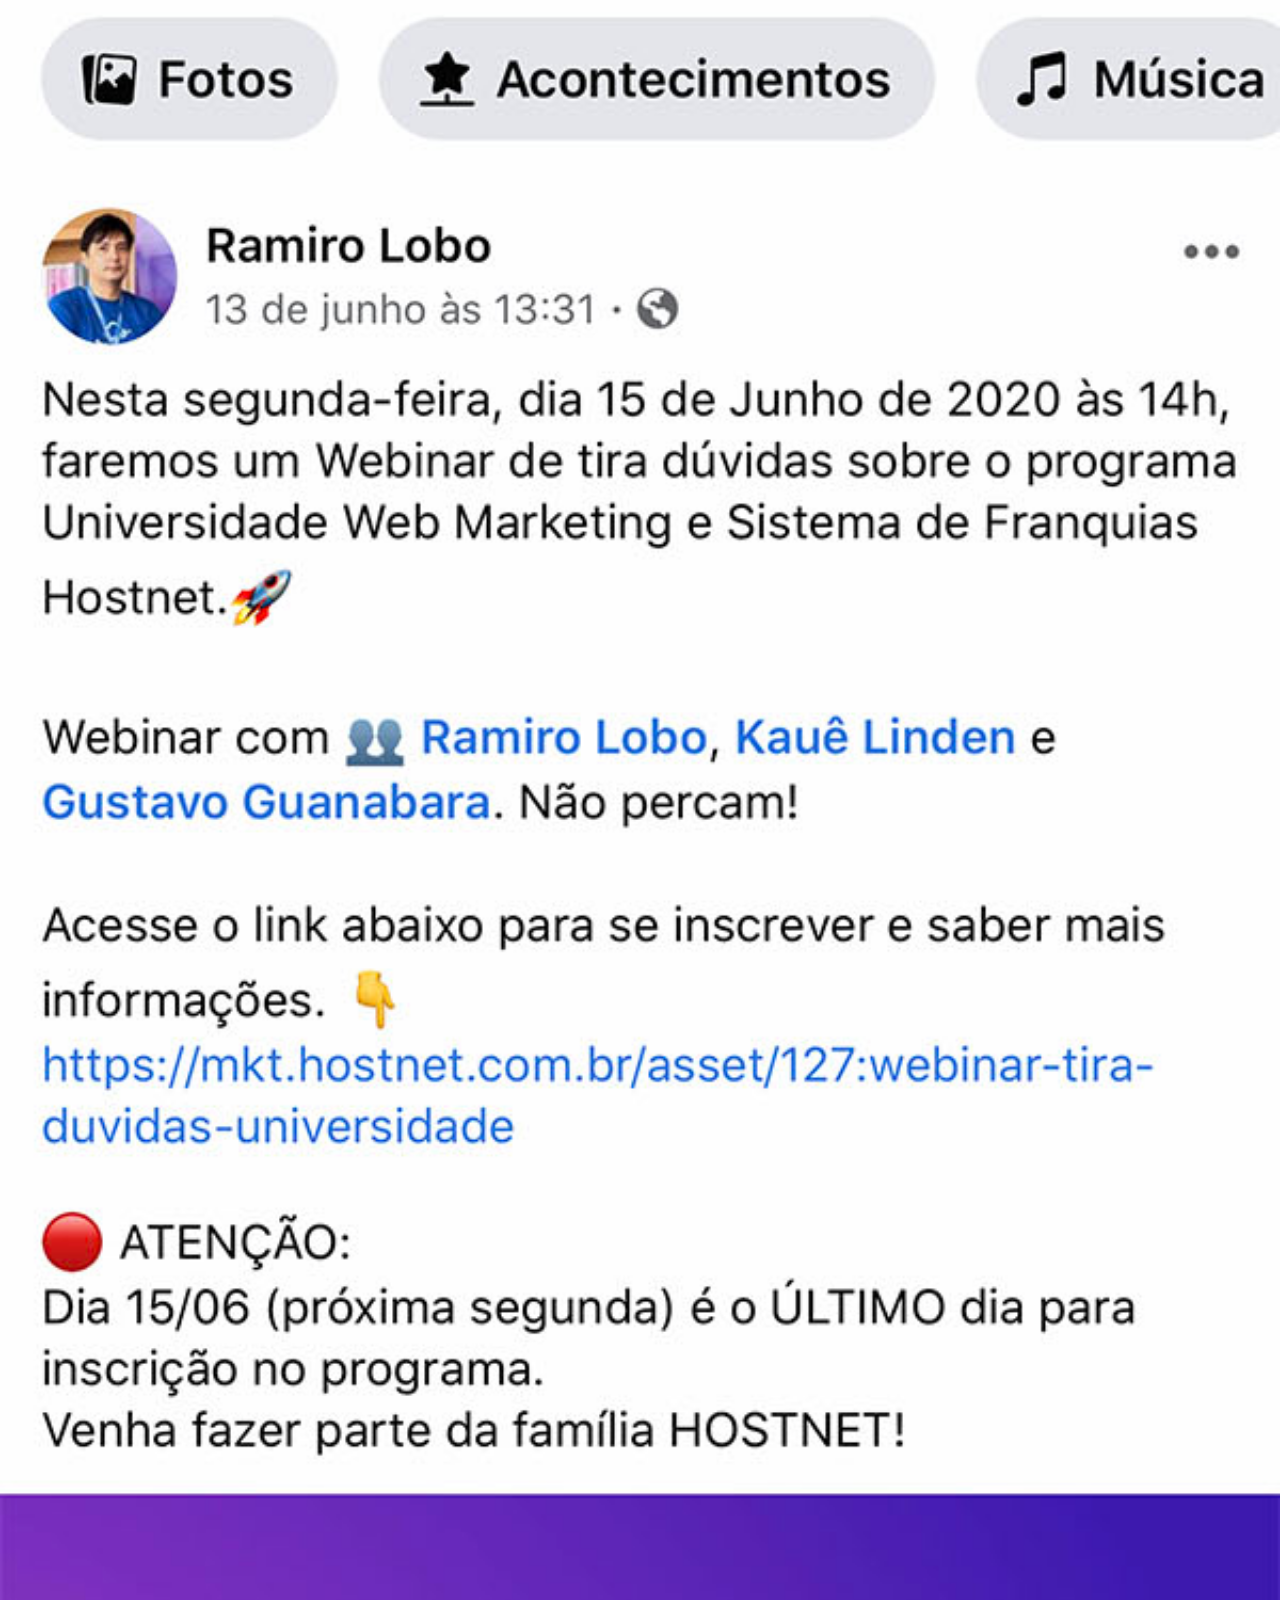
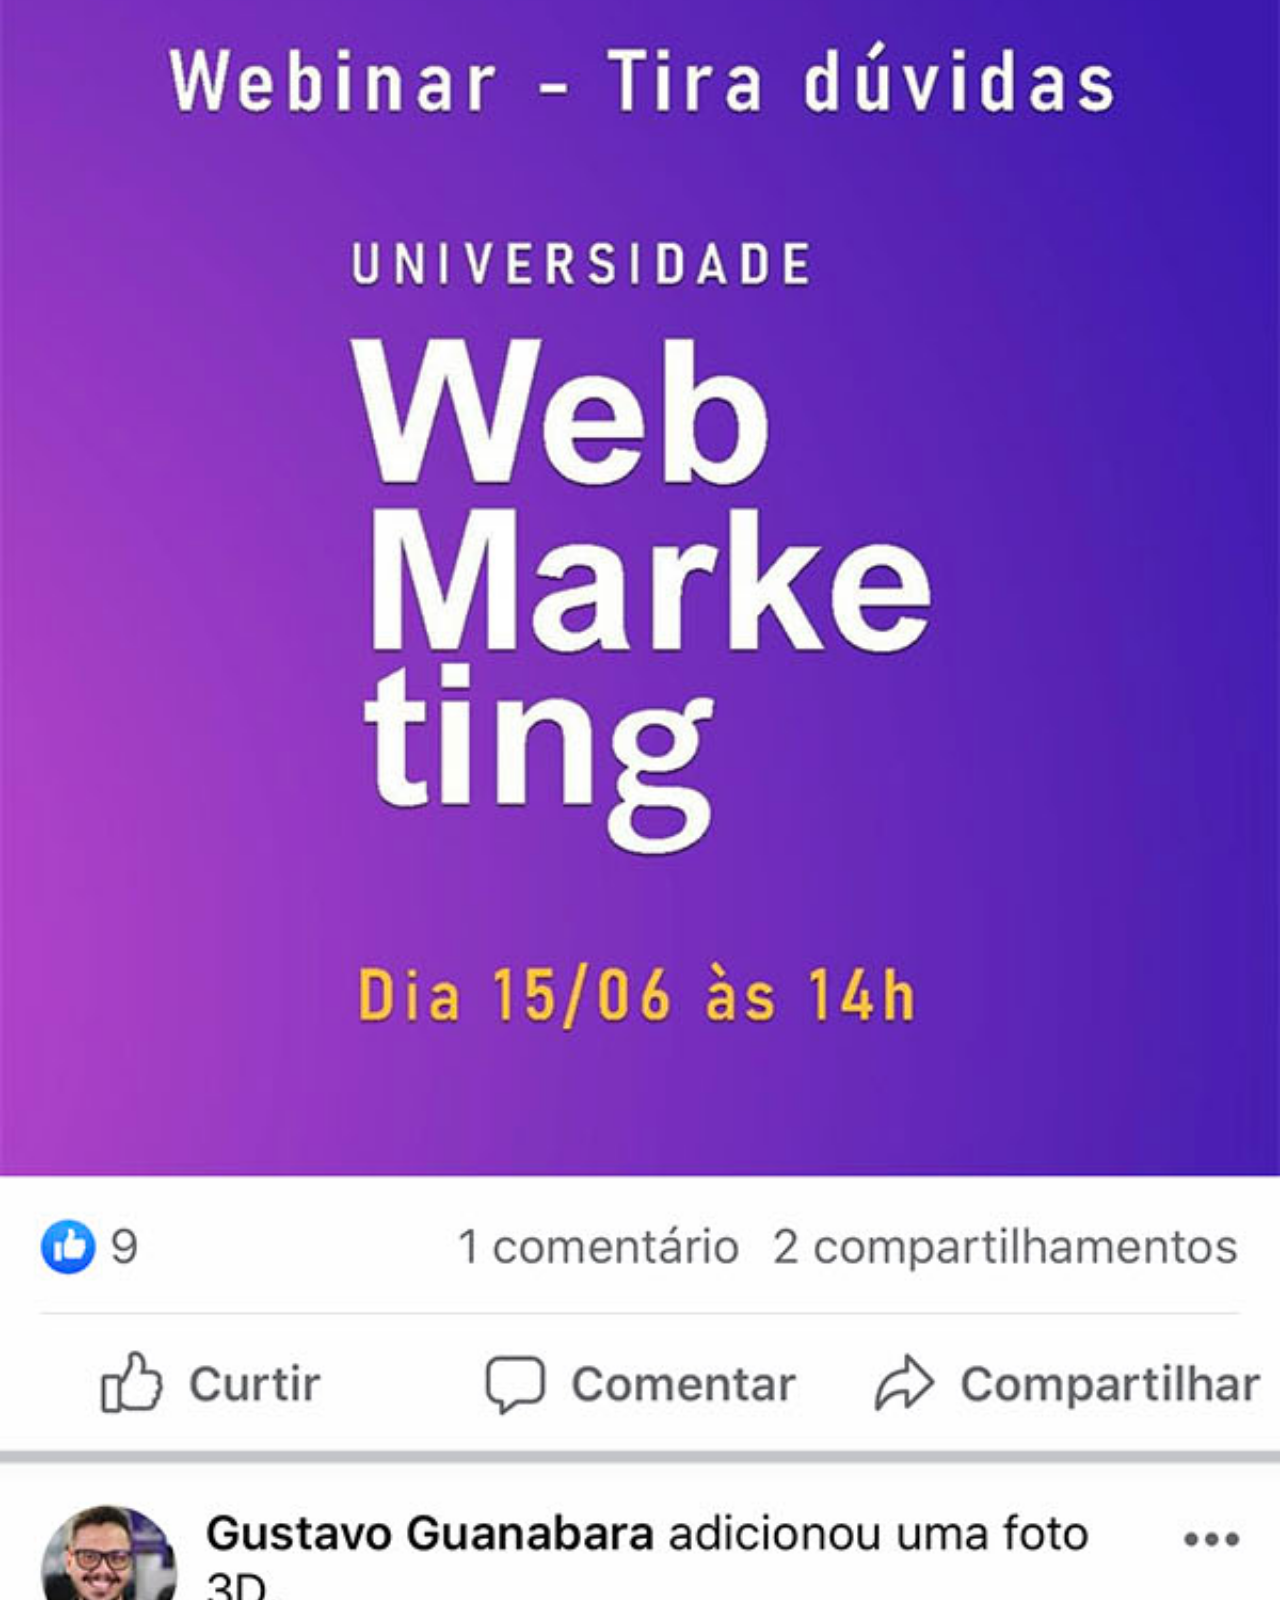
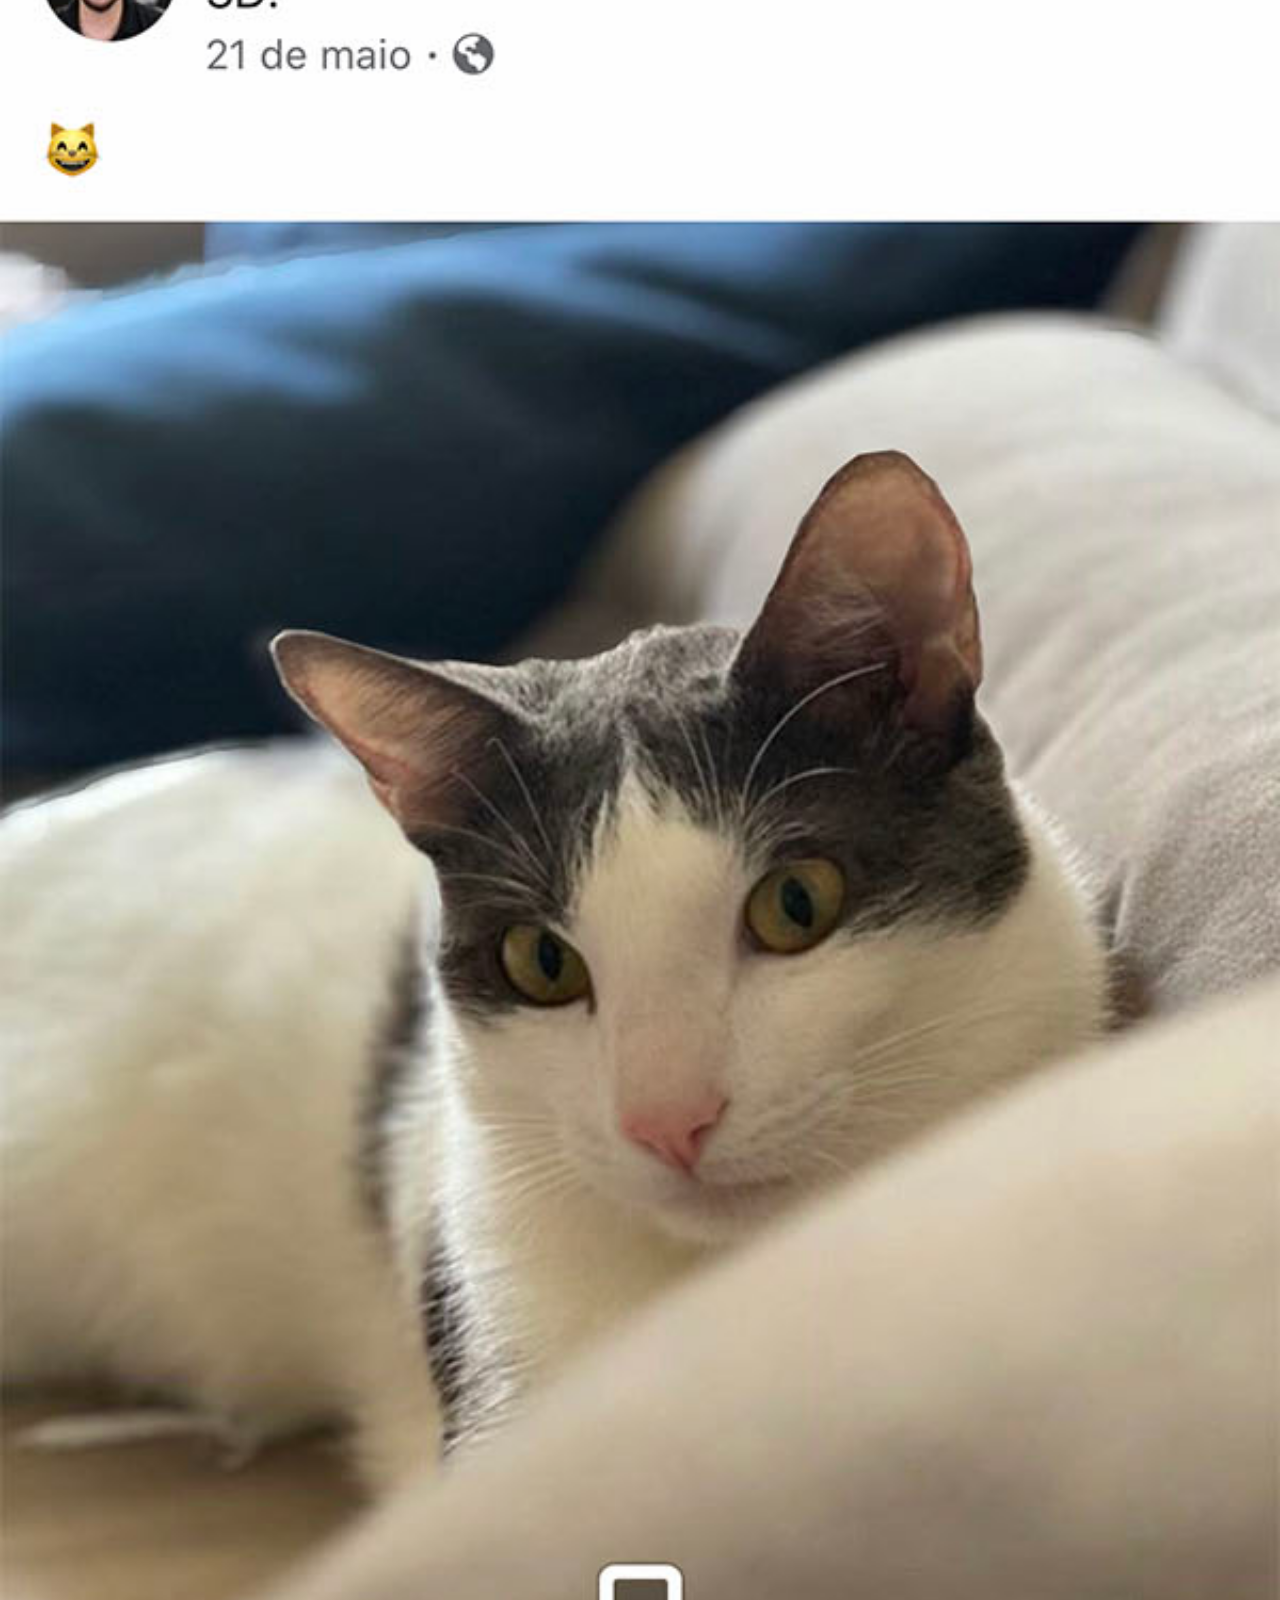
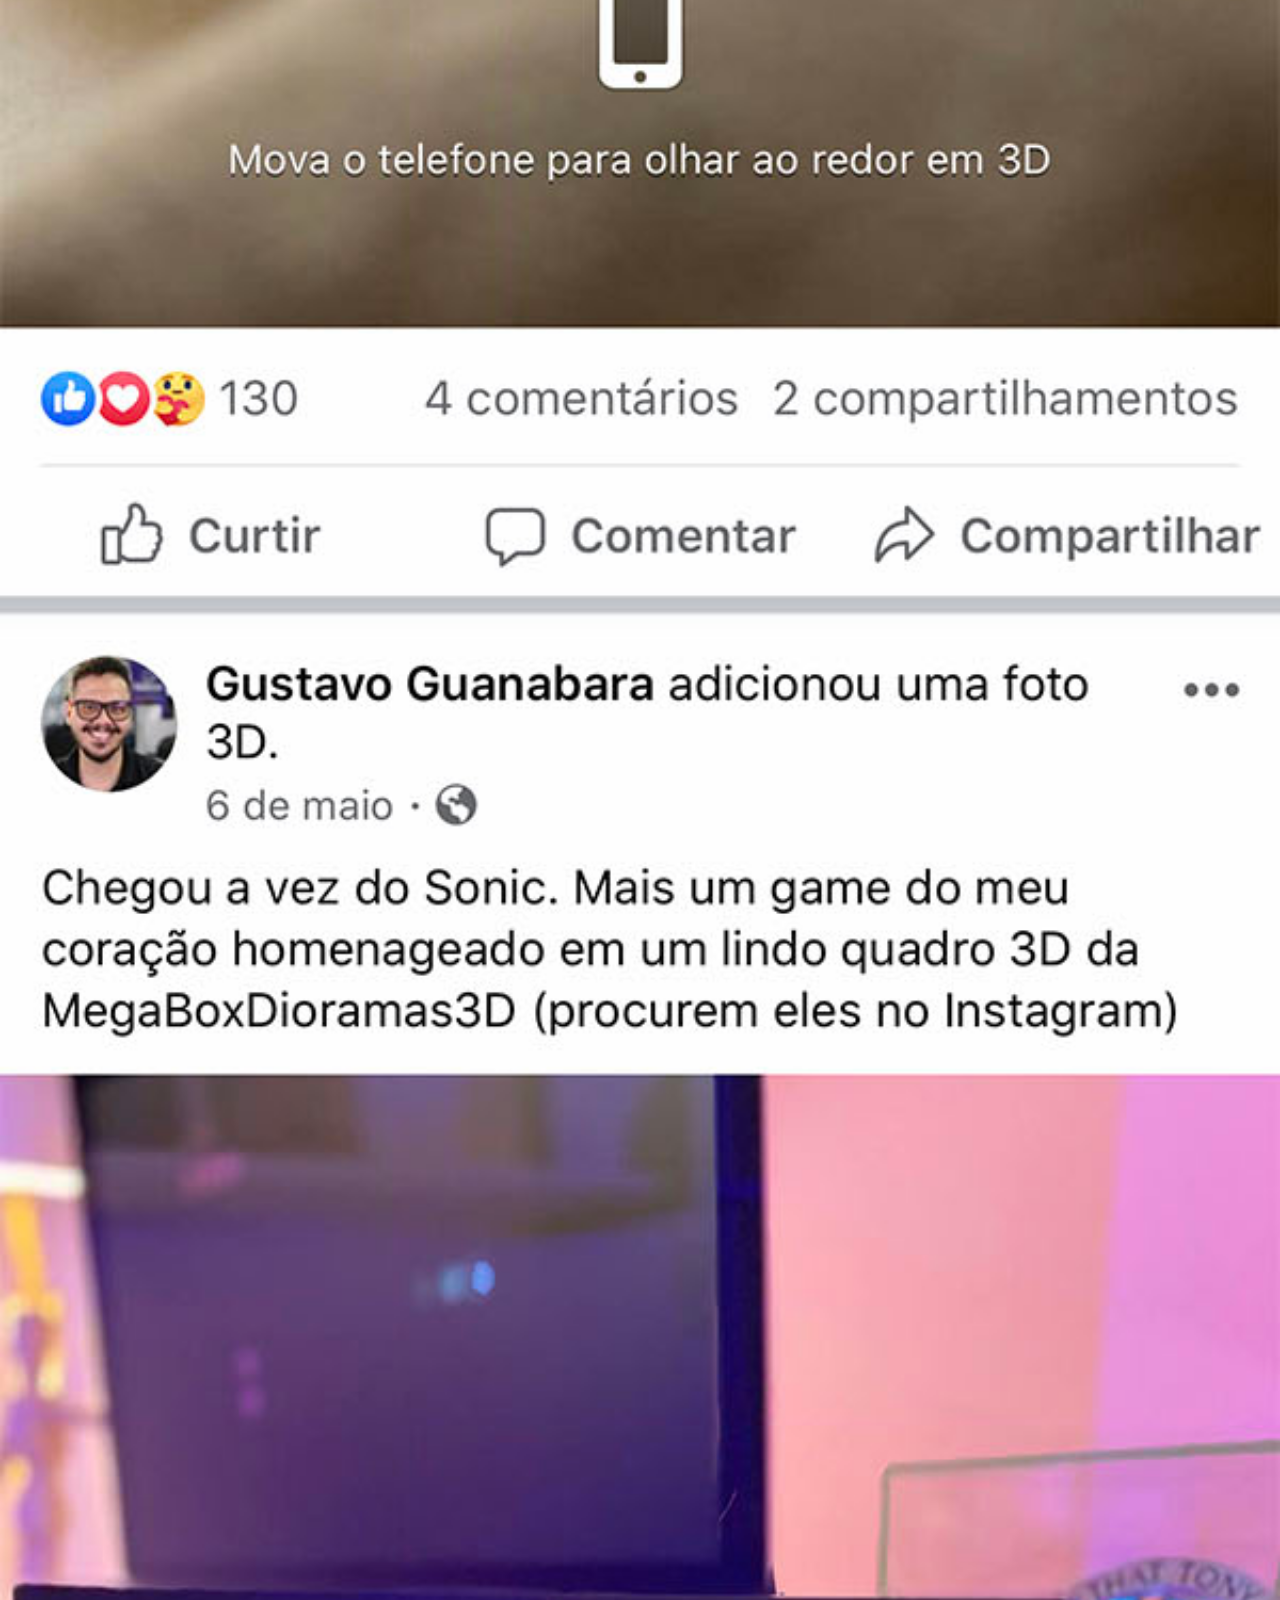
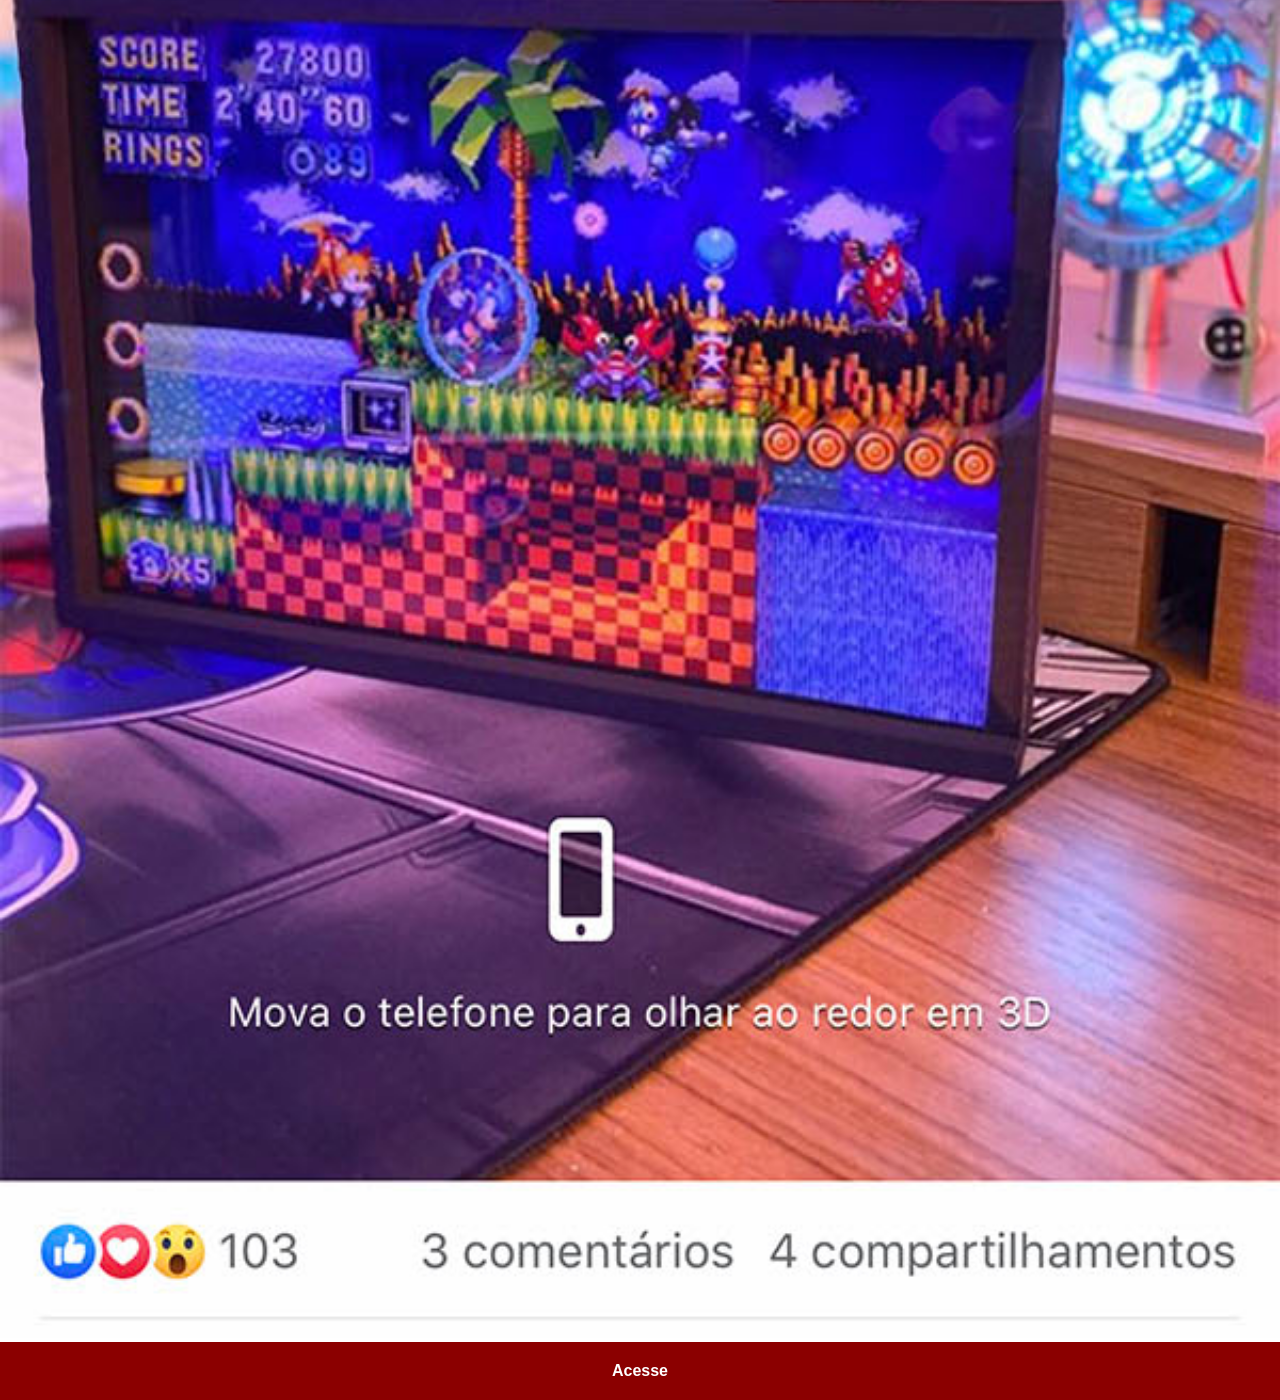
<file: youtube.html>
<!DOCTYPE html>
<html lang="pt-br">
<head>
    <meta charset="UTF-8">
    <meta name="viewport" content="width=device-width, initial-scale=1.0">
    <link rel="stylesheet" href="css/social.css">
    <title>Youtube</title>
   
</head>
<body>
    <img src="imagens/tela-facebook.jpg" alt="Facebook">
    <a href="https://www.youtube.com/@cursoemvideo/playlists" target="_blank">Acesse</a>
</body>
</html>
</file>
<file: css/style.css>
@charset "UTF-8";

*{
    margin: 0px;
    padding: 0px;
    font-family: Arial, Hevetica, sans-serif;
}

html, body{

    height: 100vh;
    width: 100vw;
    background-color: black;
}

body{

     background: url(../imagens/fundo-madeira.jpg) no-repeat top center;
     background-size:cover;
     background-attachment: fixed;
}


main{

    position: relative;
    height: 100vh;
   
    
}

section#telefone{
    position: absolute;
    height: 627px;
    width: 311px;
    top: 50%;
    left: 50%;
    transform: translate(-50%, -50%);
    background: url(../imagens/frame-iphone.png) no-repeat;

}

section#redes-sociais{

    text-align: right;
}

section#redes-sociais img{

    width: 50px;
    margin: 10px;
    border-radius: 50%;
    box-shadow: 2px 2px 5px rgba(0, 0, 0, 0.505);
    box-sizing: border-box;
    
}

section#redes-sociais img:hover{

    border: 2px solid rgba(255, 255, 255, 0.579);
    transform: translate(-5px, -5px);
    box-shadow: 5px 5px 10px rgba(0, 0, 0, 0.626);
    transition: transform .3s;
}

iframe#id_tela{

    position: relative;
    top: 80px;
    left: 21px;
    height: 471px;
    width: 269px;
   
}
</file>
<file: css/social.css>
@charset "UTF-8";

*{
            margin: 0px;
            padding: 0px;
            font-family: Arial, Helvetica, sans-serif;
        }

        ::-webkit-scrollbar{

            width: 0px;
            height: 0px;
        }

        img{

            width: 100vw;
            
        }

        a{
            display: block;
            background-color: darkred;
            color: white;
            padding: 20px;
            text-align: center;
            font-weight: bolder;
            text-decoration: none;

        }

        a:hover{

            background-color: red;
        }
</file>
